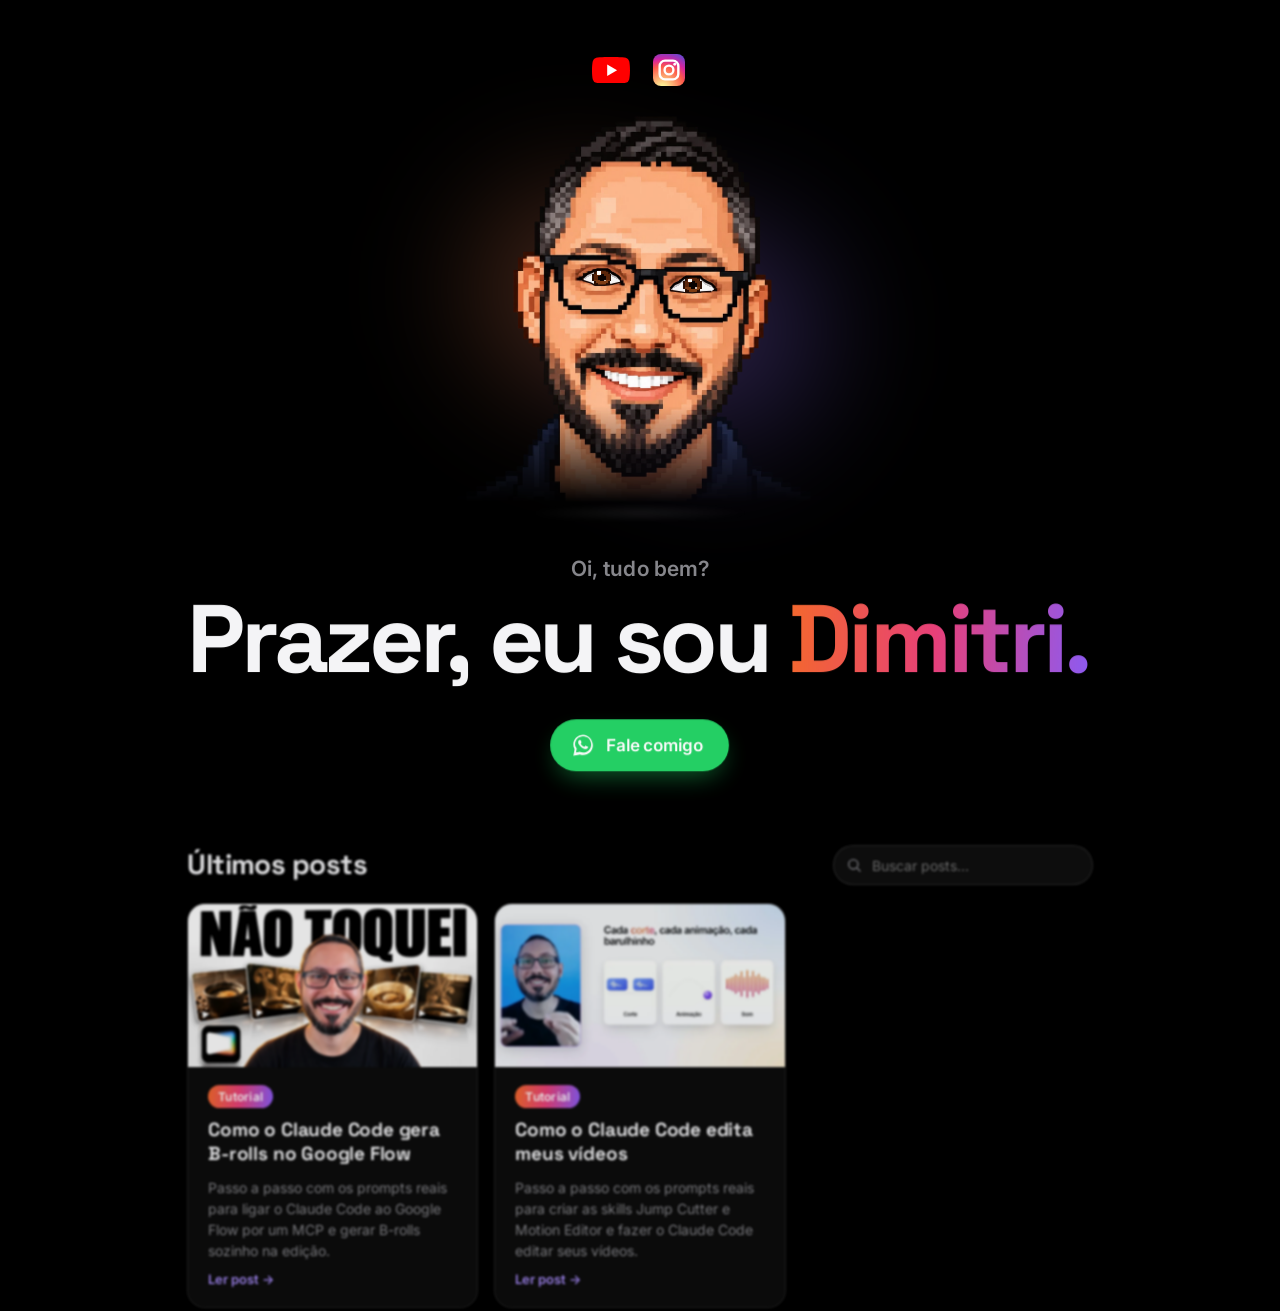
<file: index.html>
<!doctype html>
<html lang="pt-BR">
<head>
<meta charset="UTF-8" />
<meta name="viewport" content="width=device-width, initial-scale=1, viewport-fit=cover" />
<title>Dimitri Teixeira · Prazer, eu sou Dimitri</title>
<meta name="description" content="Prazer, eu sou Dimitri Teixeira. Conteúdo sobre tecnologia, criatividade e inteligência artificial, com vídeos sobre como editar com o Claude Code." />
<meta name="author" content="Dimitri Teixeira" />
<meta name="keywords" content="Dimitri Teixeira, Dimitri, Dimitri Teixeira Claude Code, Dimitri Teixeira YouTube, Dimitri Teixeira inteligência artificial, Dimitri Teixeira tecnologia, editar vídeos com IA, Claude Code" />
<meta name="robots" content="index, follow" />
<meta name="theme-color" content="#000000" />
<meta property="og:type" content="profile" />
<meta property="og:locale" content="pt_BR" />
<meta property="og:site_name" content="Dimitri Teixeira" />
<meta property="og:title" content="Prazer, eu sou Dimitri" />
<meta property="og:description" content="Dimitri Teixeira: tecnologia, criatividade e inteligência artificial." />
<meta property="profile:first_name" content="Dimitri" />
<meta property="profile:last_name" content="Teixeira" />
<meta name="twitter:card" content="summary" />
<meta name="twitter:title" content="Prazer, eu sou Dimitri" />
<meta name="twitter:description" content="Dimitri Teixeira: tecnologia, criatividade e inteligência artificial." />
<link rel="icon" href="[data-uri]" />
<script type="application/ld+json">
{ "@context": "https://schema.org", "@type": "Person", "name": "Dimitri Teixeira", "givenName": "Dimitri", "familyName": "Teixeira",
  "description": "Criador de conteúdo sobre tecnologia, criatividade e inteligência artificial.", "knowsAbout": ["Inteligência artificial", "Claude Code", "Edição de vídeo", "Tecnologia"] }
</script>
<link rel="preconnect" href="https://fonts.googleapis.com" />
<link rel="preconnect" href="https://fonts.gstatic.com" crossorigin />
<link href="https://fonts.googleapis.com/css2?family=Inter:wght@400;500;600&family=Space+Grotesk:wght@600;700&display=swap" rel="stylesheet" />
<style>
  :root {
    --bg: #000000; --ink: #F5F5F7; --muted: #86868B;
    --glow-a: rgba(255, 140, 90, .30); --glow-b: rgba(140, 110, 255, .32); --floor: rgba(255, 255, 255, .07);
    --grad: linear-gradient(95deg, #F56A2D 0%, #E8417A 48%, #8B5CF6 100%);
    --sans: "Inter", -apple-system, BlinkMacSystemFont, "SF Pro Text", "Segoe UI", Roboto, sans-serif;
    --display: "Space Grotesk", "Inter", -apple-system, BlinkMacSystemFont, sans-serif;
    color-scheme: dark;
  }
  * { box-sizing: border-box; }
  html, body { height: 100%; }
  body { margin: 0; background: var(--bg); color: var(--ink); font-family: var(--sans); -webkit-font-smoothing: antialiased; -moz-osx-font-smoothing: grayscale;
    min-height: 100svh; display: grid; place-items: center; padding: 48px 24px; overflow-x: hidden; }
  main { display: flex; flex-direction: column; align-items: center; text-align: center; }

  .stage { position: relative; width: min(70vw, 400px); aspect-ratio: 1; }
  .glow { position: absolute; inset: -18%; z-index: 0; pointer-events: none; filter: blur(48px);
    background: radial-gradient(42% 42% at 38% 46%, var(--glow-a), transparent 70%), radial-gradient(44% 44% at 64% 54%, var(--glow-b), transparent 70%); }
  .portrait { position: absolute; inset: 0; z-index: 1; will-change: transform; transform-origin: 50% 85%;
    -webkit-mask-image: linear-gradient(#000 74%, transparent 98%); mask-image: linear-gradient(#000 74%, transparent 98%); }
  .portrait img { position: absolute; inset: 0; width: 100%; height: 100%; user-select: none; -webkit-user-drag: none; }
  #closed { opacity: 0; }
  .floor { width: min(40vw, 220px); height: 18px; margin-top: -6px; border-radius: 50%; background: radial-gradient(closest-side, var(--floor), transparent); filter: blur(2px); }

  .eyebrow { margin: 34px 0 10px; font: 600 clamp(17px, 2vw, 21px)/1.2 var(--sans); color: var(--muted); letter-spacing: .005em; }
  h1 { margin: 0; font: 700 clamp(44px, 9vw, 96px)/1.02 var(--display); letter-spacing: -.045em; }
  h1 .w { display: inline-block; }
  h1 .g { background: var(--grad); -webkit-background-clip: text; background-clip: text; color: transparent; padding-right: .04em; }
  .wa { margin-top: 30px; display: inline-flex; align-items: center; gap: 10px; height: 52px; padding: 0 26px 0 20px; border-radius: 999px; background: #25D366; color: #fff; text-decoration: none; font: 600 17px var(--sans); letter-spacing: -.005em;
    box-shadow: 0 1px 2px rgba(0,0,0,.12), 0 10px 28px -8px rgba(37,211,102,.55); transition: transform .25s cubic-bezier(.2,.8,.2,1), box-shadow .25s, filter .25s; }
  .wa:hover { transform: translateY(-2px) scale(1.03); filter: brightness(1.05); box-shadow: 0 2px 4px rgba(0,0,0,.14), 0 16px 34px -8px rgba(37,211,102,.7); }
  .wa:active { transform: scale(.98); }
  .wa:focus-visible { outline: 3px solid color-mix(in srgb, #25D366 55%, transparent); outline-offset: 3px; }
  .wa svg { width: 26px; height: 26px; flex: none; }

  .social { display: flex; justify-content: center; align-items: center; gap: 14px; margin-bottom: 18px; position: relative; z-index: 2; }
  .social a { display: flex; align-items: center; justify-content: center; width: 44px; height: 44px; border-radius: 12px; text-decoration: none;
    transition: transform .25s cubic-bezier(.2,.8,.2,1), filter .25s; }
  .social a:hover { transform: translateY(-3px) scale(1.08); filter: drop-shadow(0 8px 16px rgba(255,255,255,.12)); }
  .social a:active { transform: scale(.96); }
  .social a:focus-visible { outline: 3px solid color-mix(in srgb, #8B5CF6 55%, transparent); outline-offset: 3px; }
  .social .yt svg { width: 38px; height: auto; }
  .social .ig svg { width: 32px; height: 32px; }

  .eyes { position: absolute; inset: 0; width: 100%; height: 100%; pointer-events: none; }

  .blog { width: 0; min-width: min(100%, 92vw); margin-top: 72px; text-align: left; }
  .blog-head { display: flex; align-items: center; justify-content: space-between; gap: 16px; flex-wrap: wrap; margin-bottom: 18px; }
  .blog-head h2 { font: 700 clamp(22px, 3vw, 28px)/1.2 var(--display); margin: 0; letter-spacing: -.02em; }
  .search { position: relative; flex: 1; min-width: 180px; max-width: 260px; margin-left: auto; }
  .search input { width: 100%; height: 40px; border-radius: 999px; border: 1px solid rgba(255,255,255,.12); background: rgba(255,255,255,.06); padding: 0 16px 0 38px;
    font: 14px var(--sans); color: var(--ink); outline: none; transition: border-color .2s, background .2s; }
  .search input:focus { border-color: #8B5CF6; }
  .search svg { position: absolute; left: 13px; top: 50%; transform: translateY(-50%); width: 16px; height: 16px; color: var(--muted); pointer-events: none; }

  .cards { display: grid; grid-template-columns: repeat(auto-fill, minmax(260px, 1fr)); gap: 16px; }
  @media (min-width: 1600px) {
    .blog { min-width: min(1680px, 86vw); }
    .cards { grid-template-columns: repeat(auto-fill, minmax(300px, 1fr)); gap: 20px; }
  }
  .card { display: flex; flex-direction: column; border-radius: 18px; background: rgba(255,255,255,.05); border: 1px solid rgba(255,255,255,.08); overflow: hidden;
    text-decoration: none; color: var(--ink); transition: transform .25s cubic-bezier(.2,.8,.2,1), box-shadow .25s, border-color .25s; }
  .card:hover { transform: translateY(-4px); box-shadow: 0 18px 40px -14px rgba(139,92,246,.35); border-color: transparent; }
  .card:hover .card-img { transform: scale(1.04); }
  .card-img { width: 100%; height: auto; aspect-ratio: 16/9; object-fit: cover; display: block; transition: transform .4s cubic-bezier(.2,.8,.2,1); }
  .card-body { display: flex; flex-direction: column; gap: 10px; padding: 18px 20px 20px; }
  .card .tag { align-self: flex-start; font: 600 12px var(--sans); letter-spacing: .02em; padding: 4px 10px; border-radius: 999px; background: var(--grad); color: #fff; }
  .card h3 { margin: 0; font: 700 19px/1.3 var(--display); letter-spacing: -.01em; }
  .card p { margin: 0; font: 14px/1.5 var(--sans); color: var(--muted); }
  .card .read { margin-top: auto; font: 600 13px var(--sans); color: #A78BFA; display: inline-flex; align-items: center; gap: 4px; }
  .no-results { display: none; color: var(--muted); font: 14px var(--sans); padding: 24px 0; text-align: center; }

  .js .reveal { opacity: 0; }
  @media (prefers-reduced-motion: reduce) { .js .reveal { opacity: 1; } }
</style>
<script>document.documentElement.classList.add("js");</script>
</head>
<body>
<main>
  <nav class="social reveal" aria-label="Redes sociais">
    <a class="yt" href="https://www.youtube.com/@dimitriteixeira" target="_blank" rel="noopener" aria-label="YouTube">
      <svg viewBox="0 0 28.57 20" aria-hidden="true"><path fill="#FF0000" d="M27.973 3.123A3.578 3.578 0 0 0 25.447.597C23.22 0 14.285 0 14.285 0S5.35 0 3.123.597A3.578 3.578 0 0 0 .597 3.123C0 5.35 0 10 0 10s0 4.65.597 6.877a3.578 3.578 0 0 0 2.526 2.526C5.35 20 14.285 20 14.285 20s8.935 0 11.162-.597a3.578 3.578 0 0 0 2.526-2.526C28.57 14.65 28.57 10 28.57 10s-.002-4.65-.597-6.877Z"/><path fill="#fff" d="M11.43 14.286 18.854 10 11.43 5.714v8.572Z"/></svg>
    </a>
    <a class="ig" href="https://www.instagram.com/dimitri_teixeira" target="_blank" rel="noopener" aria-label="Instagram">
      <svg viewBox="0 0 24 24" aria-hidden="true">
        <defs><radialGradient id="igGrad" cx="30%" cy="107%" r="150%"><stop offset="0" stop-color="#fdf497"/><stop offset=".05" stop-color="#fdf497"/><stop offset=".45" stop-color="#fd5949"/><stop offset=".6" stop-color="#d6249f"/><stop offset=".9" stop-color="#285AEB"/></radialGradient></defs>
        <rect width="24" height="24" rx="6" fill="url(#igGrad)"/>
        <rect x="5" y="5" width="14" height="14" rx="4" fill="none" stroke="#fff" stroke-width="1.8"/>
        <circle cx="12" cy="12" r="3.3" fill="none" stroke="#fff" stroke-width="1.8"/>
        <circle cx="16.3" cy="7.7" r="1.05" fill="#fff"/>
      </svg>
    </a>
  </nav>
  <div class="stage reveal" id="stage">
    <div class="glow" aria-hidden="true"></div>
    <div class="portrait" id="portrait" role="img" aria-label="Retrato em pixel art de Dimitri Teixeira">
      <img id="open" src="[data-uri]" alt="" draggable="false" />
      <svg class="eyes" id="eyes" viewBox="0 0 840 840" aria-hidden="true" shape-rendering="crispEdges">
        <defs>
          <clipPath id="eyeClipL"><polygon points="300,352 308,345 319,340 330,335 352,335 362,343 372,348 379,355 378,362 362,366 345,368 325,368 316,363 300,358"/></clipPath>
          <clipPath id="eyeClipR"><polygon points="484,375 492,366 503,361 512,353 518,350 546,350 552,356 560,361 571,366 578,374 570,381 550,382 530,384 512,383 498,381 484,379"/></clipPath>
        </defs>
        <g clip-path="url(#eyeClipL)">
          <polygon points="300,352 308,345 319,340 330,335 352,335 362,343 372,348 379,355 378,362 362,366 345,368 325,368 316,363 300,358" fill="#C4C1C4"/><polygon points="300,352 308,345 319,340 330,335 352,335 362,343 372,348 379,355 378,362 362,366 345,368 325,368 316,363 300,358" fill="#F7F6F6" transform="translate(0 7)"/>
          <g transform="translate(340 352)"><g class="iris"></g></g>
        </g>
        <g clip-path="url(#eyeClipR)">
          <polygon points="484,375 492,366 503,361 512,353 518,350 546,350 552,356 560,361 571,366 578,374 570,381 550,382 530,384 512,383 498,381 484,379" fill="#C4C1C4"/><polygon points="484,375 492,366 503,361 512,353 518,350 546,350 552,356 560,361 571,366 578,374 570,381 550,382 530,384 512,383 498,381 484,379" fill="#F7F6F6" transform="translate(0 7)"/>
          <g transform="translate(531 367)"><g class="iris"></g></g>
        </g>
        <polyline points="300,352 308,345 319,340 330,335 352,335 362,343 372,348 379,355" fill="none" stroke="#050101" stroke-width="5" stroke-linejoin="round" shape-rendering="auto"/>
        <polyline points="484,375 492,366 503,361 512,353 518,350 546,350 552,356 560,361 571,366 578,374" fill="none" stroke="#050101" stroke-width="5" stroke-linejoin="round" shape-rendering="auto"/>
        <polyline points="378,362 362,366 345,368 325,368 316,363 300,358 300,352" fill="none" stroke="#1a0805" stroke-width="3" stroke-linejoin="round" shape-rendering="auto"/>
        <polyline points="570,381 550,382 530,384 512,383 498,381 484,379 484,375" fill="none" stroke="#1a0805" stroke-width="3" stroke-linejoin="round" shape-rendering="auto"/>
      </svg>
      <img id="closed" src="[data-uri]" alt="" draggable="false" />
    </div>
  </div>
  <div class="floor reveal" aria-hidden="true"></div>
  <p class="eyebrow reveal">Oi, tudo bem?</p>
  <h1 class="reveal"><span class="w">Prazer,</span> <span class="w">eu</span> <span class="w">sou</span> <span class="w g">Dimitri.</span></h1>
  <a class="wa reveal" id="wa" href="https://wa.me/554988950394?text=Oi%2C%20Dimitri%2C%20eu%20vim%20pelo%20seu%20site.%20Tudo%20bom%3F" target="_blank" rel="noopener">
    <svg viewBox="0 0 32 32" aria-hidden="true"><path fill="currentColor" d="M16.04 3C9.4 3 4.02 8.37 4.02 15c0 2.12.55 4.18 1.6 6L4 29l8.2-1.6a12 12 0 0 0 3.84.62C22.67 28.02 28.05 22.64 28.05 16S22.67 3 16.04 3zm0 21.9c-1.2 0-2.38-.2-3.5-.6l-.5-.18-4.87.95.98-4.74-.2-.5A9.9 9.9 0 0 1 6.1 15c0-5.46 4.45-9.9 9.94-9.9s9.94 4.44 9.94 9.9-4.45 9.9-9.94 9.9zm5.5-7.4c-.3-.15-1.78-.88-2.06-.98-.27-.1-.47-.15-.67.15-.2.3-.77.98-.94 1.18-.17.2-.35.22-.65.07-.3-.15-1.27-.47-2.42-1.5-.9-.8-1.5-1.78-1.68-2.08-.17-.3-.02-.46.13-.6.14-.13.3-.35.45-.52.15-.18.2-.3.3-.5.1-.2.05-.38-.02-.53-.08-.15-.67-1.62-.92-2.22-.24-.58-.48-.5-.67-.5h-.57c-.2 0-.52.08-.8.38-.27.3-1.04 1.02-1.04 2.48s1.07 2.88 1.22 3.08c.15.2 2.1 3.2 5.08 4.5.7.3 1.26.5 1.7.62.72.23 1.37.2 1.88.12.57-.08 1.78-.73 2.03-1.43.25-.7.25-1.3.17-1.43-.07-.12-.27-.2-.57-.35z"/></svg>
    Fale comigo
  </a>

  <section class="blog reveal" aria-label="Posts do blog">
    <div class="blog-head">
      <h2>Últimos posts</h2>
      <div class="search">
        <svg viewBox="0 0 24 24" fill="none" aria-hidden="true"><circle cx="11" cy="11" r="7" stroke="currentColor" stroke-width="2"/><path d="M21 21l-4.3-4.3" stroke="currentColor" stroke-width="2" stroke-linecap="round"/></svg>
        <input type="search" id="blogSearch" placeholder="Buscar posts…" aria-label="Buscar posts" />
      </div>
    </div>
    <div class="cards" id="blogCards">
      <a class="card" href="b-roll-com-ia-google-flow.html" data-title="Como o Claude Code gera B-rolls no Google Flow" data-excerpt="Passo a passo com os prompts reais para ligar o Claude Code ao Google Flow por um MCP e gerar B-rolls sozinho na edição.">
        <img class="card-img" src="assets/imgs/b-roll-flow/capa.webp" width="1280" height="720" loading="lazy" decoding="async" alt="B-rolls gerados pelo Claude Code no Google Flow" />
        <div class="card-body">
          <span class="tag">Tutorial</span>
          <h3>Como o Claude Code gera B-rolls no Google Flow</h3>
          <p>Passo a passo com os prompts reais para ligar o Claude Code ao Google Flow por um MCP e gerar B-rolls sozinho na edição.</p>
          <span class="read">Ler post →</span>
        </div>
      </a>
      <a class="card" href="editar-video-com-claude-code.html" data-title="Como o Claude Code edita meus vídeos" data-excerpt="Passo a passo com os prompts reais para criar as skills Jump Cutter e Motion Editor e fazer o Claude Code editar seus vídeos.">
        <img class="card-img" src="assets/imgs/editar-video/capa.webp" width="1280" height="720" loading="lazy" decoding="async" alt="Vídeo editado pelo Claude Code" />
        <div class="card-body">
          <span class="tag">Tutorial</span>
          <h3>Como o Claude Code edita meus vídeos</h3>
          <p>Passo a passo com os prompts reais para criar as skills Jump Cutter e Motion Editor e fazer o Claude Code editar seus vídeos.</p>
          <span class="read">Ler post →</span>
        </div>
      </a>
    </div>
    <p class="no-results" id="blogNoResults">Nenhum post encontrado.</p>
  </section>
</main>

<script>/*!
 * GSAP 3.15.0
 * https://gsap.com
 * 
 * @license Copyright 2026, GreenSock. All rights reserved.
 * Subject to the terms at https://gsap.com/standard-license.
 * @author: Jack Doyle, jack@greensock.com
 */

!function(t,e){"object"==typeof exports&&"undefined"!=typeof module?e(exports):"function"==typeof define&&define.amd?define(["exports"],e):e((t=t||self).window=t.window||{})}(this,function(e){"use strict";function _inheritsLoose(t,e){t.prototype=Object.create(e.prototype),(t.prototype.constructor=t).__proto__=e}function _assertThisInitialized(t){if(void 0===t)throw new ReferenceError("this hasn't been initialised - super() hasn't been called");return t}function r(t){return"string"==typeof t}function s(t){return"function"==typeof t}function t(t){return"number"==typeof t}function u(t){return void 0===t}function v(t){return"object"==typeof t}function w(t){return!1!==t}function x(){return"undefined"!=typeof window}function y(t){return s(t)||r(t)}function R(t){return(i=bt(t,ht))&&Fe}function S(t,e){return console.warn("Invalid property",t,"set to",e,"Missing plugin? gsap.registerPlugin()")}function T(t,e){return!e&&console.warn(t)}function U(t,e){return t&&(ht[t]=e)&&i&&(i[t]=e)||ht}function V(){return 0}function ga(t){var e,r,i=t[0];if(v(i)||s(i)||(t=[t]),!(e=(i._gsap||{}).harness)){for(r=yt.length;r--&&!yt[r].targetTest(i););e=yt[r]}for(r=t.length;r--;)t[r]&&(t[r]._gsap||(t[r]._gsap=new Xt(t[r],e)))||t.splice(r,1);return t}function ha(t){return t._gsap||ga(Pt(t))[0]._gsap}function ia(t,e,r){return(r=t[e])&&s(r)?t[e]():u(r)&&t.getAttribute&&t.getAttribute(e)||r}function ja(t,e){return(t=t.split(",")).forEach(e)||t}function ka(t){return Math.round(1e5*t)/1e5||0}function la(t){return Math.round(1e7*t)/1e7||0}function ma(t,e){var r=e.charAt(0),i=parseFloat(e.substr(2));return t=parseFloat(t),"+"===r?t+i:"-"===r?t-i:"*"===r?t*i:t/i}function na(t,e){for(var r=e.length,i=0;t.indexOf(e[i])<0&&++i<r;);return i<r}function oa(){var t,e,r=pt.length,i=pt.slice(0);for(_t={},t=pt.length=0;t<r;t++)(e=i[t])&&e._lazy&&(e.render(e._lazy[0],e._lazy[1],!0)._lazy=0)}function pa(t){return!!(t._initted||t._startAt||t.add)}function qa(t,e,r,i){pt.length&&!I&&oa(),t.render(e,r,i||!!(I&&e<0&&pa(t))),pt.length&&!I&&oa()}function ra(t){var e=parseFloat(t);return(e||0===e)&&(t+"").match(ot).length<2?e:r(t)?t.trim():t}function sa(t){return t}function ta(t,e){for(var r in e)r in t||(t[r]=e[r]);return t}function wa(t,e){for(var r in e)"__proto__"!==r&&"constructor"!==r&&"prototype"!==r&&(t[r]=v(e[r])?wa(t[r]||(t[r]={}),e[r]):e[r]);return t}function xa(t,e){var r,i={};for(r in t)r in e||(i[r]=t[r]);return i}function ya(t){var e=t.parent||L,r=t.keyframes?function _setKeyframeDefaults(i){return function(t,e){for(var r in e)r in t||"duration"===r&&i||"ease"===r||(t[r]=e[r])}}(K(t.keyframes)):ta;if(w(t.inherit))for(;e;)r(t,e.vars.defaults),e=e.parent||e._dp;return t}function Aa(t,e,r,i,n){void 0===r&&(r="_first"),void 0===i&&(i="_last");var a,s=t[i];if(n)for(a=e[n];s&&s[n]>a;)s=s._prev;return s?(e._next=s._next,s._next=e):(e._next=t[r],t[r]=e),e._next?e._next._prev=e:t[i]=e,e._prev=s,e.parent=e._dp=t,e}function Ba(t,e,r,i){void 0===r&&(r="_first"),void 0===i&&(i="_last");var n=e._prev,a=e._next;n?n._next=a:t[r]===e&&(t[r]=a),a?a._prev=n:t[i]===e&&(t[i]=n),e._next=e._prev=e.parent=null}function Ca(t,e){t.parent&&(!e||t.parent.autoRemoveChildren)&&t.parent.remove&&t.parent.remove(t),t._act=0}function Da(t,e){if(t&&(!e||e._end>t._dur||e._start<0))for(var r=t;r;)r._dirty=1,r=r.parent;return t}function Fa(t,e,r,i){return t._startAt&&(I?t._startAt.revert(ft):t.vars.immediateRender&&!t.vars.autoRevert||t._startAt.render(e,!0,i))}function Ha(t){return t._repeat?wt(t._tTime,t=t.duration()+t._rDelay)*t:0}function Ja(t,e){return(t-e._start)*e._ts+(0<=e._ts?0:e._dirty?e.totalDuration():e._tDur)}function Ka(t){return t._end=la(t._start+(t._tDur/Math.abs(t._ts||t._rts||q)||0))}function La(t,e){var r=t._dp;return r&&r.smoothChildTiming&&t._ts&&(t._start=la(r._time-(0<t._ts?e/t._ts:((t._dirty?t.totalDuration():t._tDur)-e)/-t._ts)),Ka(t),r._dirty||Da(r,t)),t}function Ma(t,e){var r;if((e._time||!e._dur&&e._initted||e._start<t._time&&(e._dur||!e.add))&&(r=Ja(t.rawTime(),e),(!e._dur||Mt(0,e.totalDuration(),r)-e._tTime>q)&&e.render(r,!0)),Da(t,e)._dp&&t._initted&&t._time>=t._dur&&t._ts){if(t._dur<t.duration())for(r=t;r._dp;)0<=r.rawTime()&&r.totalTime(r._tTime),r=r._dp;t._zTime=-q}}function Na(e,r,i,n){return r.parent&&Ca(r),r._start=la((t(i)?i:i||e!==L?Ot(e,i,r):e._time)+r._delay),r._end=la(r._start+(r.totalDuration()/Math.abs(r.timeScale())||0)),Aa(e,r,"_first","_last",e._sort?"_start":0),xt(r)||(e._recent=r),n||Ma(e,r),e._ts<0&&La(e,e._tTime),e}function Oa(t,e){return(ht.ScrollTrigger||S("scrollTrigger",e))&&ht.ScrollTrigger.create(e,t)}function Pa(t,e,r,i,n){return Ht(t,e,n),t._initted?!r&&t._pt&&!I&&(t._dur&&!1!==t.vars.lazy||!t._dur&&t.vars.lazy)&&f!==It.frame?(pt.push(t),t._lazy=[n,i],1):void 0:1}function Ua(t,e,r,i){var n=t._repeat,a=la(e)||0,s=t._tTime/t._tDur;return s&&!i&&(t._time*=a/t._dur),t._dur=a,t._tDur=n?n<0?1e10:la(a*(n+1)+t._rDelay*n):a,0<s&&!i&&La(t,t._tTime=t._tDur*s),t.parent&&Ka(t),r||Da(t.parent,t),t}function Va(t){return t instanceof Gt?Da(t):Ua(t,t._dur)}function Ya(e,r,i){var n,a,s=t(r[1]),o=(s?2:1)+(e<2?0:1),u=r[o];if(s&&(u.duration=r[1]),u.parent=i,e){for(n=u,a=i;a&&!("immediateRender"in n);)n=a.vars.defaults||{},a=w(a.vars.inherit)&&a.parent;u.immediateRender=w(n.immediateRender),e<2?u.runBackwards=1:u.startAt=r[o-1]}return new te(r[0],u,r[1+o])}function Za(t,e){return t||0===t?e(t):e}function _a(t,e){return r(t)&&(e=ut.exec(t))?e[1]:""}function cb(t,e){return t&&v(t)&&"length"in t&&(!e&&!t.length||t.length-1 in t&&v(t[0]))&&!t.nodeType&&t!==h}function fb(r){return r=Pt(r)[0]||T("Invalid scope")||{},function(t){var e=r.current||r.nativeElement||r;return Pt(t,e.querySelectorAll?e:e===r?T("Invalid scope")||a.createElement("div"):r)}}function gb(t){return t.sort(function(){return.5-Math.random()})}function hb(t){if(s(t))return t;var p=v(t)?t:{each:t},_=jt(p.ease),m=p.from||0,g=parseFloat(p.base)||0,y={},e=0<m&&m<1,T=isNaN(m)||e,b=p.axis,w=m,x=m;return r(m)?w=x={center:.5,edges:.5,end:1}[m]||0:!e&&T&&(w=m[0],x=m[1]),function(t,e,r){var i,n,a,s,o,u,h,l,f,c=(r||p).length,d=y[c];if(!d){if(!(f="auto"===p.grid?0:(p.grid||[1,X])[1])){for(h=-X;h<(h=r[f++].getBoundingClientRect().left)&&f<c;);f<c&&f--}for(d=y[c]=[],i=T?Math.min(f,c)*w-.5:m%f,n=f===X?0:T?c*x/f-.5:m/f|0,l=X,u=h=0;u<c;u++)a=u%f-i,s=n-(u/f|0),d[u]=o=b?Math.abs("y"===b?s:a):$(a*a+s*s),h<o&&(h=o),o<l&&(l=o);"random"===m&&gb(d),d.max=h-l,d.min=l,d.v=c=(parseFloat(p.amount)||parseFloat(p.each)*(c<f?c-1:b?"y"===b?c/f:f:Math.max(f,c/f))||0)*("edges"===m?-1:1),d.b=c<0?g-c:g,d.u=_a(p.amount||p.each)||0,_=_&&c<0?Yt(_):_}return c=(d[t]-d.min)/d.max||0,la(d.b+(_?_(c):c)*d.v)+d.u}}function ib(i){var n=Math.pow(10,((i+"").split(".")[1]||"").length);return function(e){var r=la(Math.round(parseFloat(e)/i)*i*n);return(r-r%1)/n+(t(e)?0:_a(e))}}function jb(h,e){var l,f,r=K(h);return!r&&v(h)&&(l=r=h.radius||X,h.values?(h=Pt(h.values),(f=!t(h[0]))&&(l*=l)):h=ib(h.increment)),Za(e,r?s(h)?function(t){return f=h(t),Math.abs(f-t)<=l?f:t}:function(e){for(var r,i,n=parseFloat(f?e.x:e),a=parseFloat(f?e.y:0),s=X,o=0,u=h.length;u--;)(r=f?(r=h[u].x-n)*r+(i=h[u].y-a)*i:Math.abs(h[u]-n))<s&&(s=r,o=u);return o=!l||s<=l?h[o]:e,f||o===e||t(e)?o:o+_a(e)}:ib(h))}function kb(t,e,r,i){return Za(K(t)?!e:!0===r?!!(r=0):!i,function(){return K(t)?t[~~(Math.random()*t.length)]:(r=r||1e-5)&&(i=r<1?Math.pow(10,(r+"").length-2):1)&&Math.floor(Math.round((t-r/2+Math.random()*(e-t+.99*r))/r)*r*i)/i})}function ob(e,r,t){return Za(t,function(t){return e[~~r(t)]})}function rb(t){return t.replace(tt,function(t){var e=t.indexOf("[")+1,r=t.substring(e||7,e?t.indexOf("]"):t.length-1).split(et);return kb(e?r:+r[0],e?0:+r[1],+r[2]||1e-5)})}function ub(t,e,r){var i,n,a,s=t.labels,o=X;for(i in s)(n=s[i]-e)<0==!!r&&n&&o>(n=Math.abs(n))&&(a=i,o=n);return a}function wb(t){return Ca(t),t.scrollTrigger&&t.scrollTrigger.kill(!!I),t.progress()<1&&At(t,"onInterrupt"),t}function zb(t){if(t)if(t=!t.name&&t.default||t,x()||t.headless){var e=t.name,r=s(t),i=e&&!r&&t.init?function(){this._props=[]}:t,n={init:V,render:_e,add:$t,kill:Te,modifier:ve,rawVars:0},a={targetTest:0,get:0,getSetter:ue,aliases:{},register:0};if(Lt(),t!==i){if(mt[e])return;ta(i,ta(xa(t,n),a)),bt(i.prototype,bt(n,xa(t,a))),mt[i.prop=e]=i,t.targetTest&&(yt.push(i),dt[e]=1),e=("css"===e?"CSS":e.charAt(0).toUpperCase()+e.substr(1))+"Plugin"}U(e,i),t.register&&t.register(Fe,i,we)}else Dt.push(t)}function Cb(t,e,r){return(6*(t+=t<0?1:1<t?-1:0)<1?e+(r-e)*t*6:t<.5?r:3*t<2?e+(r-e)*(2/3-t)*6:e)*zt+.5|0}function Db(e,r,i){var n,a,s,o,u,h,l,f,c,d,p=e?t(e)?[e>>16,e>>8&zt,e&zt]:0:Rt.black;if(!p){if(","===e.substr(-1)&&(e=e.substr(0,e.length-1)),Rt[e])p=Rt[e];else if("#"===e.charAt(0)){if(e.length<6&&(e="#"+(n=e.charAt(1))+n+(a=e.charAt(2))+a+(s=e.charAt(3))+s+(5===e.length?e.charAt(4)+e.charAt(4):"")),9===e.length)return[(p=parseInt(e.substr(1,6),16))>>16,p>>8&zt,p&zt,parseInt(e.substr(7),16)/255];p=[(e=parseInt(e.substr(1),16))>>16,e>>8&zt,e&zt]}else if("hsl"===e.substr(0,3))if(p=d=e.match(rt),r){if(~e.indexOf("="))return p=e.match(it),i&&p.length<4&&(p[3]=1),p}else o=+p[0]%360/360,u=p[1]/100,n=2*(h=p[2]/100)-(a=h<=.5?h*(u+1):h+u-h*u),3<p.length&&(p[3]*=1),p[0]=Cb(o+1/3,n,a),p[1]=Cb(o,n,a),p[2]=Cb(o-1/3,n,a);else p=e.match(rt)||Rt.transparent;p=p.map(Number)}return r&&!d&&(n=p[0]/zt,a=p[1]/zt,s=p[2]/zt,h=((l=Math.max(n,a,s))+(f=Math.min(n,a,s)))/2,l===f?o=u=0:(c=l-f,u=.5<h?c/(2-l-f):c/(l+f),o=l===n?(a-s)/c+(a<s?6:0):l===a?(s-n)/c+2:(n-a)/c+4,o*=60),p[0]=~~(o+.5),p[1]=~~(100*u+.5),p[2]=~~(100*h+.5)),i&&p.length<4&&(p[3]=1),p}function Eb(t){var r=[],i=[],n=-1;return t.split(Et).forEach(function(t){var e=t.match(nt)||[];r.push.apply(r,e),i.push(n+=e.length+1)}),r.c=i,r}function Fb(t,e,r){var i,n,a,s,o="",u=(t+o).match(Et),h=e?"hsla(":"rgba(",l=0;if(!u)return t;if(u=u.map(function(t){return(t=Db(t,e,1))&&h+(e?t[0]+","+t[1]+"%,"+t[2]+"%,"+t[3]:t.join(","))+")"}),r&&(a=Eb(t),(i=r.c).join(o)!==a.c.join(o)))for(s=(n=t.replace(Et,"1").split(nt)).length-1;l<s;l++)o+=n[l]+(~i.indexOf(l)?u.shift()||h+"0,0,0,0)":(a.length?a:u.length?u:r).shift());if(!n)for(s=(n=t.split(Et)).length-1;l<s;l++)o+=n[l]+u[l];return o+n[s]}function Ib(t){var e,r=t.join(" ");if(Et.lastIndex=0,Et.test(r))return e=Ft.test(r),t[1]=Fb(t[1],e),t[0]=Fb(t[0],e,Eb(t[1])),!0}function Rb(t){var e=(t+"").split("("),r=Bt[e[0]];return r&&1<e.length&&r.config?r.config.apply(null,~t.indexOf("{")?[function _parseObjectInString(t){for(var e,r,i,n={},a=t.substr(1,t.length-3).split(":"),s=a[0],o=1,u=a.length;o<u;o++)r=a[o],e=o!==u-1?r.lastIndexOf(","):r.length,i=r.substr(0,e),n[s]=isNaN(i)?i.replace(Ut,"").trim():+i,s=r.substr(e+1).trim();return n}(e[1])]:function _valueInParentheses(t){var e=t.indexOf("(")+1,r=t.indexOf(")"),i=t.indexOf("(",e);return t.substring(e,~i&&i<r?t.indexOf(")",r+1):r)}(t).split(",").map(ra)):Bt._CE&&Nt.test(t)?Bt._CE("",t):r}function Ub(t,e,r,i){void 0===r&&(r=function easeOut(t){return 1-e(1-t)}),void 0===i&&(i=function easeInOut(t){return t<.5?e(2*t)/2:1-e(2*(1-t))/2});var n,a={easeIn:e,easeOut:r,easeInOut:i};return ja(t,function(t){for(var e in Bt[t]=ht[t]=a,Bt[n=t.toLowerCase()]=r,a)Bt[n+("easeIn"===e?".in":"easeOut"===e?".out":".inOut")]=Bt[t+"."+e]=a[e]}),a}function Vb(e){return function(t){return t<.5?(1-e(1-2*t))/2:.5+e(2*(t-.5))/2}}function Wb(r,t,e){function Gm(t){return 1===t?1:i*Math.pow(2,-10*t)*Q((t-a)*n)+1}var i=1<=t?t:1,n=(e||(r?.3:.45))/(t<1?t:1),a=n/G*(Math.asin(1/i)||0),s="out"===r?Gm:"in"===r?function(t){return 1-Gm(1-t)}:Vb(Gm);return n=G/n,s.config=function(t,e){return Wb(r,t,e)},s}function Xb(e,r){function Om(t){return t?--t*t*((r+1)*t+r)+1:0}void 0===r&&(r=1.70158);var t="out"===e?Om:"in"===e?function(t){return 1-Om(1-t)}:Vb(Om);return t.config=function(t){return Xb(e,t)},t}var F,I,l,L,h,n,a,i,o,f,c,d,p,_,m,g,b,k,O,M,C,P,A,D,z,E,B,N,Y={autoSleep:120,force3D:"auto",nullTargetWarn:1,units:{lineHeight:""}},j={duration:.5,overwrite:!1,delay:0},X=1e8,q=1/X,G=2*Math.PI,Z=G/4,W=0,$=Math.sqrt,H=Math.cos,Q=Math.sin,J="function"==typeof ArrayBuffer&&ArrayBuffer.isView||function(){},K=Array.isArray,tt=/random\([^)]+\)/g,et=/,\s*/g,rt=/(?:-?\.?\d|\.)+/gi,it=/[-+=.]*\d+[.e\-+]*\d*[e\-+]*\d*/g,nt=/[-+=.]*\d+[.e-]*\d*[a-z%]*/g,at=/[-+=.]*\d+\.?\d*(?:e-|e\+)?\d*/gi,st=/[+-]=-?[.\d]+/,ot=/[^,'"\[\]\s]+/gi,ut=/^[+\-=e\s\d]*\d+[.\d]*([a-z]*|%)\s*$/i,ht={},lt={suppressEvents:!0,isStart:!0,kill:!1},ft={suppressEvents:!0,kill:!1},ct={suppressEvents:!0},dt={},pt=[],_t={},mt={},gt={},vt=30,yt=[],Tt="",bt=function _merge(t,e){for(var r in e)t[r]=e[r];return t},wt=function _animationCycle(t,e){var r=Math.floor(t=la(t/e));return t&&r===t?r-1:r},xt=function _isFromOrFromStart(t){var e=t.data;return"isFromStart"===e||"isStart"===e},kt={_start:0,endTime:V,totalDuration:V},Ot=function _parsePosition(t,e,i){var n,a,s,o=t.labels,u=t._recent||kt,h=t.duration()>=X?u.endTime(!1):t._dur;return r(e)&&(isNaN(e)||e in o)?(a=e.charAt(0),s="%"===e.substr(-1),n=e.indexOf("="),"<"===a||">"===a?(0<=n&&(e=e.replace(/=/,"")),("<"===a?u._start:u.endTime(0<=u._repeat))+(parseFloat(e.substr(1))||0)*(s?(n<0?u:i).totalDuration()/100:1)):n<0?(e in o||(o[e]=h),o[e]):(a=parseFloat(e.charAt(n-1)+e.substr(n+1)),s&&i&&(a=a/100*(K(i)?i[0]:i).totalDuration()),1<n?_parsePosition(t,e.substr(0,n-1),i)+a:h+a)):null==e?h:+e},Mt=function _clamp(t,e,r){return r<t?t:e<r?e:r},Ct=[].slice,Pt=function toArray(t,e,i){return l&&!e&&l.selector?l.selector(t):!r(t)||i||!n&&Lt()?K(t)?function _flatten(t,e,i){return void 0===i&&(i=[]),t.forEach(function(t){return r(t)&&!e||cb(t,1)?i.push.apply(i,Pt(t)):i.push(t)})||i}(t,i):cb(t)?Ct.call(t,0):t?[t]:[]:Ct.call((e||a).querySelectorAll(t),0)},St=function mapRange(e,t,r,i,n){var a=t-e,s=i-r;return Za(n,function(t){return r+((t-e)/a*s||0)})},At=function _callback(t,e,r){var i,n,a,s=t.vars,o=s[e],u=l,h=t._ctx;if(o)return i=s[e+"Params"],n=s.callbackScope||t,r&&pt.length&&oa(),h&&(l=h),a=i?o.apply(n,i):o.call(n),l=u,a},Dt=[],zt=255,Rt={aqua:[0,zt,zt],lime:[0,zt,0],silver:[192,192,192],black:[0,0,0],maroon:[128,0,0],teal:[0,128,128],blue:[0,0,zt],navy:[0,0,128],white:[zt,zt,zt],olive:[128,128,0],yellow:[zt,zt,0],orange:[zt,165,0],gray:[128,128,128],purple:[128,0,128],green:[0,128,0],red:[zt,0,0],pink:[zt,192,203],cyan:[0,zt,zt],transparent:[zt,zt,zt,0]},Et=function(){var t,e="(?:\\b(?:(?:rgb|rgba|hsl|hsla)\\(.+?\\))|\\B#(?:[0-9a-f]{3,4}){1,2}\\b";for(t in Rt)e+="|"+t+"\\b";return new RegExp(e+")","gi")}(),Ft=/hsl[a]?\(/,It=(O=Date.now,M=500,C=33,P=O(),A=P,z=D=1e3/240,g={time:0,frame:0,tick:function tick(){zl(!0)},deltaRatio:function deltaRatio(t){return b/(1e3/(t||60))},wake:function wake(){o&&(!n&&x()&&(h=n=window,a=h.document||{},ht.gsap=Fe,(h.gsapVersions||(h.gsapVersions=[])).push(Fe.version),R(i||h.GreenSockGlobals||!h.gsap&&h||{}),Dt.forEach(zb)),m="undefined"!=typeof requestAnimationFrame&&requestAnimationFrame,p&&g.sleep(),_=m||function(t){return setTimeout(t,z-1e3*g.time+1|0)},d=1,zl(2))},sleep:function sleep(){(m?cancelAnimationFrame:clearTimeout)(p),d=0,_=V},lagSmoothing:function lagSmoothing(t,e){M=t||1/0,C=Math.min(e||33,M)},fps:function fps(t){D=1e3/(t||240),z=1e3*g.time+D},add:function add(n,t,e){var a=t?function(t,e,r,i){n(t,e,r,i),g.remove(a)}:n;return g.remove(n),E[e?"unshift":"push"](a),Lt(),a},remove:function remove(t,e){~(e=E.indexOf(t))&&E.splice(e,1)&&e<=k&&k--},_listeners:E=[]}),Lt=function _wake(){return!d&&It.wake()},Bt={},Nt=/^[\d.\-M][\d.\-,\s]/,Ut=/["']/g,Yt=function _invertEase(e){return function(t){return 1-e(1-t)}},jt=function _parseEase(t,e){return t&&(s(t)?t:Bt[t]||Rb(t))||e};function zl(t){var e,r,i,n,a=O()-A,s=!0===t;if((M<a||a<0)&&(P+=a-C),(0<(e=(i=(A+=a)-P)-z)||s)&&(n=++g.frame,b=i-1e3*g.time,g.time=i/=1e3,z+=e+(D<=e?4:D-e),r=1),s||(p=_(zl)),r)for(k=0;k<E.length;k++)E[k](i,b,n,t)}function dn(t){return t<N?B*t*t:t<.7272727272727273?B*Math.pow(t-1.5/2.75,2)+.75:t<.9090909090909092?B*(t-=2.25/2.75)*t+.9375:B*Math.pow(t-2.625/2.75,2)+.984375}ja("Linear,Quad,Cubic,Quart,Quint,Strong",function(t,e){var r=e<5?e+1:e;Ub(t+",Power"+(r-1),e?function(t){return Math.pow(t,r)}:function(t){return t},function(t){return 1-Math.pow(1-t,r)},function(t){return t<.5?Math.pow(2*t,r)/2:1-Math.pow(2*(1-t),r)/2})}),Bt.Linear.easeNone=Bt.none=Bt.Linear.easeIn,Ub("Elastic",Wb("in"),Wb("out"),Wb()),B=7.5625,N=1/2.75,Ub("Bounce",function(t){return 1-dn(1-t)},dn),Ub("Expo",function(t){return Math.pow(2,10*(t-1))*t+t*t*t*t*t*t*(1-t)}),Ub("Circ",function(t){return-($(1-t*t)-1)}),Ub("Sine",function(t){return 1===t?1:1-H(t*Z)}),Ub("Back",Xb("in"),Xb("out"),Xb()),Bt.SteppedEase=Bt.steps=ht.SteppedEase={config:function config(t,e){void 0===t&&(t=1);var r=1/t,i=t+(e?0:1),n=e?1:0;return function(t){return((i*Mt(0,.99999999,t)|0)+n)*r}}},j.ease=Bt["quad.out"],ja("onComplete,onUpdate,onStart,onRepeat,onReverseComplete,onInterrupt",function(t){return Tt+=t+","+t+"Params,"});var Vt,Xt=function GSCache(t,e){this.id=W++,(t._gsap=this).target=t,this.harness=e,this.get=e?e.get:ia,this.set=e?e.getSetter:ue},qt=((Vt=Animation.prototype).delay=function delay(t){return t||0===t?(this.parent&&this.parent.smoothChildTiming&&this.startTime(this._start+t-this._delay),this._delay=t,this):this._delay},Vt.duration=function duration(t){return arguments.length?this.totalDuration(0<this._repeat?t+(t+this._rDelay)*this._repeat:t):this.totalDuration()&&this._dur},Vt.totalDuration=function totalDuration(t){return arguments.length?(this._dirty=0,Ua(this,this._repeat<0?t:(t-this._repeat*this._rDelay)/(this._repeat+1))):this._tDur},Vt.totalTime=function totalTime(t,e){if(Lt(),!arguments.length)return this._tTime;var r=this._dp;if(r&&r.smoothChildTiming&&this._ts){for(La(this,t),!r._dp||r.parent||Ma(r,this);r&&r.parent;)r.parent._time!==r._start+(0<=r._ts?r._tTime/r._ts:(r.totalDuration()-r._tTime)/-r._ts)&&r.totalTime(r._tTime,!0),r=r.parent;!this.parent&&this._dp.autoRemoveChildren&&(0<this._ts&&t<this._tDur||this._ts<0&&0<t||!this._tDur&&!t)&&Na(this._dp,this,this._start-this._delay)}return(this._tTime!==t||!this._dur&&!e||this._initted&&Math.abs(this._zTime)===q||!this._initted&&this._dur&&t||!t&&!this._initted&&(this.add||this._ptLookup))&&(this._ts||(this._pTime=t),qa(this,t,e)),this},Vt.time=function time(t,e){return arguments.length?this.totalTime(Math.min(this.totalDuration(),t+Ha(this))%(this._dur+this._rDelay)||(t?this._dur:0),e):this._time},Vt.totalProgress=function totalProgress(t,e){return arguments.length?this.totalTime(this.totalDuration()*t,e):this.totalDuration()?Math.min(1,this._tTime/this._tDur):0<=this.rawTime()&&this._initted?1:0},Vt.progress=function progress(t,e){return arguments.length?this.totalTime(this.duration()*(!this._yoyo||1&this.iteration()?t:1-t)+Ha(this),e):this.duration()?Math.min(1,this._time/this._dur):0<this.rawTime()?1:0},Vt.iteration=function iteration(t,e){var r=this.duration()+this._rDelay;return arguments.length?this.totalTime(this._time+(t-1)*r,e):this._repeat?wt(this._tTime,r)+1:1},Vt.timeScale=function timeScale(t,e){if(!arguments.length)return this._rts===-q?0:this._rts;if(this._rts===t)return this;var r=this.parent&&this._ts?Ja(this.parent._time,this):this._tTime;return this._rts=+t||0,this._ts=this._ps||t===-q?0:this._rts,this.totalTime(Mt(-Math.abs(this._delay),this.totalDuration(),r),!1!==e),Ka(this),function _recacheAncestors(t){for(var e=t.parent;e&&e.parent;)e._dirty=1,e.totalDuration(),e=e.parent;return t}(this)},Vt.paused=function paused(t){return arguments.length?(this._ps!==t&&((this._ps=t)?(this._pTime=this._tTime||Math.max(-this._delay,this.rawTime()),this._ts=this._act=0):(Lt(),this._ts=this._rts,this.totalTime(this.parent&&!this.parent.smoothChildTiming?this.rawTime():this._tTime||this._pTime,1===this.progress()&&Math.abs(this._zTime)!==q&&(this._tTime-=q)))),this):this._ps},Vt.startTime=function startTime(t){if(arguments.length){this._start=la(t);var e=this.parent||this._dp;return!e||!e._sort&&this.parent||Na(e,this,this._start-this._delay),this}return this._start},Vt.endTime=function endTime(t){return this._start+(w(t)?this.totalDuration():this.duration())/Math.abs(this._ts||1)},Vt.rawTime=function rawTime(t){var e=this.parent||this._dp;return e?t&&(!this._ts||this._repeat&&this._time&&this.totalProgress()<1)?this._tTime%(this._dur+this._rDelay):this._ts?Ja(e.rawTime(t),this):this._tTime:this._tTime},Vt.revert=function revert(t){void 0===t&&(t=ct);var e=I;return I=t,pa(this)&&(this.timeline&&this.timeline.revert(t),this.totalTime(-.01,t.suppressEvents)),"nested"!==this.data&&!1!==t.kill&&this.kill(),I=e,this},Vt.globalTime=function globalTime(t){for(var e=this,r=arguments.length?t:e.rawTime();e;)r=e._start+r/(Math.abs(e._ts)||1),e=e._dp;return!this.parent&&this._sat?this._sat.globalTime(t):r},Vt.repeat=function repeat(t){return arguments.length?(this._repeat=t===1/0?-2:t,Va(this)):-2===this._repeat?1/0:this._repeat},Vt.repeatDelay=function repeatDelay(t){if(arguments.length){var e=this._time;return this._rDelay=t,Va(this),e?this.time(e):this}return this._rDelay},Vt.yoyo=function yoyo(t){return arguments.length?(this._yoyo=t,this):this._yoyo},Vt.seek=function seek(t,e){return this.totalTime(Ot(this,t),w(e))},Vt.restart=function restart(t,e){return this.play().totalTime(t?-this._delay:0,w(e)),this._dur||(this._zTime=-q),this},Vt.play=function play(t,e){return null!=t&&this.seek(t,e),this.reversed(!1).paused(!1)},Vt.reverse=function reverse(t,e){return null!=t&&this.seek(t||this.totalDuration(),e),this.reversed(!0).paused(!1)},Vt.pause=function pause(t,e){return null!=t&&this.seek(t,e),this.paused(!0)},Vt.resume=function resume(){return this.paused(!1)},Vt.reversed=function reversed(t){return arguments.length?(!!t!==this.reversed()&&this.timeScale(-this._rts||(t?-q:0)),this):this._rts<0},Vt.invalidate=function invalidate(){return this._initted=this._act=0,this._zTime=-q,this},Vt.isActive=function isActive(){var t,e=this.parent||this._dp,r=this._start;return!(e&&!(this._ts&&this._initted&&e.isActive()&&(t=e.rawTime(!0))>=r&&t<this.endTime(!0)-q))},Vt.eventCallback=function eventCallback(t,e,r){var i=this.vars;return 1<arguments.length?(e?(i[t]=e,r&&(i[t+"Params"]=r),"onUpdate"===t&&(this._onUpdate=e)):delete i[t],this):i[t]},Vt.then=function then(t){var i=this,n=i._prom;return new Promise(function(e){function Ao(){var t=i.then;i.then=null,n&&n(),s(r)&&(r=r(i))&&(r.then||r===i)&&(i.then=t),e(r),i.then=t}var r=s(t)?t:sa;i._initted&&1===i.totalProgress()&&0<=i._ts||!i._tTime&&i._ts<0?Ao():i._prom=Ao})},Vt.kill=function kill(){wb(this)},Animation);function Animation(t){this.vars=t,this._delay=+t.delay||0,(this._repeat=t.repeat===1/0?-2:t.repeat||0)&&(this._rDelay=t.repeatDelay||0,this._yoyo=!!t.yoyo||!!t.yoyoEase),this._ts=1,Ua(this,+t.duration,1,1),this.data=t.data,l&&(this._ctx=l).data.push(this),d||It.wake()}ta(qt.prototype,{_time:0,_start:0,_end:0,_tTime:0,_tDur:0,_dirty:0,_repeat:0,_yoyo:!1,parent:null,_initted:!1,_rDelay:0,_ts:1,_dp:0,ratio:0,_zTime:-q,_prom:0,_ps:!1,_rts:1});var Gt=function(i){function Timeline(t,e){var r;return void 0===t&&(t={}),(r=i.call(this,t)||this).labels={},r.smoothChildTiming=!!t.smoothChildTiming,r.autoRemoveChildren=!!t.autoRemoveChildren,r._sort=w(t.sortChildren),L&&Na(t.parent||L,_assertThisInitialized(r),e),t.reversed&&r.reverse(),t.paused&&r.paused(!0),t.scrollTrigger&&Oa(_assertThisInitialized(r),t.scrollTrigger),r}_inheritsLoose(Timeline,i);var e=Timeline.prototype;return e.to=function to(t,e,r){return Ya(0,arguments,this),this},e.from=function from(t,e,r){return Ya(1,arguments,this),this},e.fromTo=function fromTo(t,e,r,i){return Ya(2,arguments,this),this},e.set=function set(t,e,r){return e.duration=0,e.parent=this,ya(e).repeatDelay||(e.repeat=0),e.immediateRender=!!e.immediateRender,new te(t,e,Ot(this,r),1),this},e.call=function call(t,e,r){return Na(this,te.delayedCall(0,t,e),r)},e.staggerTo=function staggerTo(t,e,r,i,n,a,s){return r.duration=e,r.stagger=r.stagger||i,r.onComplete=a,r.onCompleteParams=s,r.parent=this,new te(t,r,Ot(this,n)),this},e.staggerFrom=function staggerFrom(t,e,r,i,n,a,s){return r.runBackwards=1,ya(r).immediateRender=w(r.immediateRender),this.staggerTo(t,e,r,i,n,a,s)},e.staggerFromTo=function staggerFromTo(t,e,r,i,n,a,s,o){return i.startAt=r,ya(i).immediateRender=w(i.immediateRender),this.staggerTo(t,e,i,n,a,s,o)},e.render=function render(t,e,r){var i,n,a,s,o,u,h,l,f,c,d,p,_=this._time,m=this._dirty?this.totalDuration():this._tDur,g=this._dur,v=t<=0?0:la(t),y=this._zTime<0!=t<0&&(this._initted||!g);if(this!==L&&m<v&&0<=t&&(v=m),v!==this._tTime||r||y){if(_!==this._time&&g&&(v+=this._time-_,t+=this._time-_),i=v,f=this._start,u=!(l=this._ts),y&&(g||(_=this._zTime),!t&&e||(this._zTime=t)),this._repeat){if(d=this._yoyo,o=g+this._rDelay,this._repeat<-1&&t<0)return this.totalTime(100*o+t,e,r);if(i=la(v%o),v===m?(s=this._repeat,i=g):((s=~~(c=la(v/o)))&&s===c&&(i=g,s--),g<i&&(i=g)),c=wt(this._tTime,o),!_&&this._tTime&&c!==s&&this._tTime-c*o-this._dur<=0&&(c=s),d&&1&s&&(i=g-i,p=1),s!==c&&!this._lock){var T=d&&1&c,b=T===(d&&1&s);if(s<c&&(T=!T),_=T?0:v%g?g:v,this._lock=1,this.render(_||(p?0:la(s*o)),e,!g)._lock=0,this._tTime=v,!e&&this.parent&&At(this,"onRepeat"),this.vars.repeatRefresh&&!p&&(this.invalidate()._lock=1,c=s),_&&_!==this._time||u!=!this._ts||this.vars.onRepeat&&!this.parent&&!this._act)return this;if(g=this._dur,m=this._tDur,b&&(this._lock=2,_=T?g:-1e-4,this.render(_,!0),this.vars.repeatRefresh&&!p&&this.invalidate()),this._lock=0,!this._ts&&!u)return this}}if(this._hasPause&&!this._forcing&&this._lock<2&&(h=function _findNextPauseTween(t,e,r){var i;if(e<r)for(i=t._first;i&&i._start<=r;){if("isPause"===i.data&&i._start>e)return i;i=i._next}else for(i=t._last;i&&i._start>=r;){if("isPause"===i.data&&i._start<e)return i;i=i._prev}}(this,la(_),la(i)))&&(v-=i-(i=h._start)),this._tTime=v,this._time=i,this._act=!!l,this._initted||(this._onUpdate=this.vars.onUpdate,this._initted=1,this._zTime=t,_=0),!_&&v&&g&&!e&&!c&&(At(this,"onStart"),this._tTime!==v))return this;if(_<=i&&0<=t)for(n=this._first;n;){if(a=n._next,(n._act||i>=n._start)&&n._ts&&h!==n){if(n.parent!==this)return this.render(t,e,r);if(n.render(0<n._ts?(i-n._start)*n._ts:(n._dirty?n.totalDuration():n._tDur)+(i-n._start)*n._ts,e,r),i!==this._time||!this._ts&&!u){h=0,a&&(v+=this._zTime=-q);break}}n=a}else{n=this._last;for(var w=t<0?t:i;n;){if(a=n._prev,(n._act||w<=n._end)&&n._ts&&h!==n){if(n.parent!==this)return this.render(t,e,r);if(n.render(0<n._ts?(w-n._start)*n._ts:(n._dirty?n.totalDuration():n._tDur)+(w-n._start)*n._ts,e,r||I&&pa(n)),i!==this._time||!this._ts&&!u){h=0,a&&(v+=this._zTime=w?-q:q);break}}n=a}}if(h&&!e&&(this.pause(),h.render(_<=i?0:-q)._zTime=_<=i?1:-1,this._ts))return this._start=f,Ka(this),this.render(t,e,r);this._onUpdate&&!e&&At(this,"onUpdate",!0),(v===m&&this._tTime>=this.totalDuration()||!v&&_)&&(f!==this._start&&Math.abs(l)===Math.abs(this._ts)||this._lock||(!t&&g||!(v===m&&0<this._ts||!v&&this._ts<0)||Ca(this,1),e||t<0&&!_||!v&&!_&&m||(At(this,v===m&&0<=t?"onComplete":"onReverseComplete",!0),!this._prom||v<m&&0<this.timeScale()||this._prom())))}return this},e.add=function add(e,i){var n=this;if(t(i)||(i=Ot(this,i,e)),!(e instanceof qt)){if(K(e))return e.forEach(function(t){return n.add(t,i)}),this;if(r(e))return this.addLabel(e,i);if(!s(e))return this;e=te.delayedCall(0,e)}return this!==e?Na(this,e,i):this},e.getChildren=function getChildren(t,e,r,i){void 0===t&&(t=!0),void 0===e&&(e=!0),void 0===r&&(r=!0),void 0===i&&(i=-X);for(var n=[],a=this._first;a;)a._start>=i&&(a instanceof te?e&&n.push(a):(r&&n.push(a),t&&n.push.apply(n,a.getChildren(!0,e,r)))),a=a._next;return n},e.getById=function getById(t){for(var e=this.getChildren(1,1,1),r=e.length;r--;)if(e[r].vars.id===t)return e[r]},e.remove=function remove(t){return r(t)?this.removeLabel(t):s(t)?this.killTweensOf(t):(t.parent===this&&Ba(this,t),t===this._recent&&(this._recent=this._last),Da(this))},e.totalTime=function totalTime(t,e){return arguments.length?(this._forcing=1,!this._dp&&this._ts&&(this._start=la(It.time-(0<this._ts?t/this._ts:(this.totalDuration()-t)/-this._ts))),i.prototype.totalTime.call(this,t,e),this._forcing=0,this):this._tTime},e.addLabel=function addLabel(t,e){return this.labels[t]=Ot(this,e),this},e.removeLabel=function removeLabel(t){return delete this.labels[t],this},e.addPause=function addPause(t,e,r){var i=te.delayedCall(0,e||V,r);return i.data="isPause",this._hasPause=1,Na(this,i,Ot(this,t))},e.removePause=function removePause(t){var e=this._first;for(t=Ot(this,t);e;)e._start===t&&"isPause"===e.data&&Ca(e),e=e._next},e.killTweensOf=function killTweensOf(t,e,r){for(var i=this.getTweensOf(t,r),n=i.length;n--;)Zt!==i[n]&&i[n].kill(t,e);return this},e.getTweensOf=function getTweensOf(e,r){for(var i,n=[],a=Pt(e),s=this._first,o=t(r);s;)s instanceof te?na(s._targets,a)&&(o?(!Zt||s._initted&&s._ts)&&s.globalTime(0)<=r&&s.globalTime(s.totalDuration())>r:!r||s.isActive())&&n.push(s):(i=s.getTweensOf(a,r)).length&&n.push.apply(n,i),s=s._next;return n},e.tweenTo=function tweenTo(t,e){e=e||{};var r,i=this,n=Ot(i,t),a=e.startAt,s=e.onStart,o=e.onStartParams,u=e.immediateRender,h=te.to(i,ta({ease:e.ease||"none",lazy:!1,immediateRender:!1,time:n,overwrite:"auto",duration:e.duration||Math.abs((n-(a&&"time"in a?a.time:i._time))/i.timeScale())||q,onStart:function onStart(){if(i.pause(),!r){var t=e.duration||Math.abs((n-(a&&"time"in a?a.time:i._time))/i.timeScale());h._dur!==t&&Ua(h,t,0,1).render(h._time,!0,!0),r=1}s&&s.apply(h,o||[])}},e));return u?h.render(0):h},e.tweenFromTo=function tweenFromTo(t,e,r){return this.tweenTo(e,ta({startAt:{time:Ot(this,t)}},r))},e.recent=function recent(){return this._recent},e.nextLabel=function nextLabel(t){return void 0===t&&(t=this._time),ub(this,Ot(this,t))},e.previousLabel=function previousLabel(t){return void 0===t&&(t=this._time),ub(this,Ot(this,t),1)},e.currentLabel=function currentLabel(t){return arguments.length?this.seek(t,!0):this.previousLabel(this._time+q)},e.shiftChildren=function shiftChildren(t,e,r){void 0===r&&(r=0);var i,n=this._first,a=this.labels;for(t=la(t);n;)n._start>=r&&(n._start+=t,n._end+=t),n=n._next;if(e)for(i in a)a[i]>=r&&(a[i]+=t);return Da(this)},e.invalidate=function invalidate(t){var e=this._first;for(this._lock=0;e;)e.invalidate(t),e=e._next;return i.prototype.invalidate.call(this,t)},e.clear=function clear(t){void 0===t&&(t=!0);for(var e,r=this._first;r;)e=r._next,this.remove(r),r=e;return this._dp&&(this._time=this._tTime=this._pTime=0),t&&(this.labels={}),Da(this)},e.totalDuration=function totalDuration(t){var e,r,i,n=0,a=this,s=a._last,o=X;if(arguments.length)return a.timeScale((a._repeat<0?a.duration():a.totalDuration())/(a.reversed()?-t:t));if(a._dirty){for(i=a.parent;s;)e=s._prev,s._dirty&&s.totalDuration(),o<(r=s._start)&&a._sort&&s._ts&&!a._lock?(a._lock=1,Na(a,s,r-s._delay,1)._lock=0):o=r,r<0&&s._ts&&(n-=r,(!i&&!a._dp||i&&i.smoothChildTiming)&&(a._start+=la(r/a._ts),a._time-=r,a._tTime-=r),a.shiftChildren(-r,!1,-Infinity),o=0),s._end>n&&s._ts&&(n=s._end),s=e;Ua(a,a===L&&a._time>n?a._time:n,1,1),a._dirty=0}return a._tDur},Timeline.updateRoot=function updateRoot(t){if(L._ts&&(qa(L,Ja(t,L)),f=It.frame),It.frame>=vt){vt+=Y.autoSleep||120;var e=L._first;if((!e||!e._ts)&&Y.autoSleep&&It._listeners.length<2){for(;e&&!e._ts;)e=e._next;e||It.sleep()}}},Timeline}(qt);ta(Gt.prototype,{_lock:0,_hasPause:0,_forcing:0});function cc(t,e,i,n,a,o){var u,h,l,f;if(mt[t]&&!1!==(u=new mt[t]).init(a,u.rawVars?e[t]:function _processVars(t,e,i,n,a){if(s(t)&&(t=Qt(t,a,e,i,n)),!v(t)||t.style&&t.nodeType||K(t)||J(t))return r(t)?Qt(t,a,e,i,n):t;var o,u={};for(o in t)u[o]=Qt(t[o],a,e,i,n);return u}(e[t],n,a,o,i),i,n,o)&&(i._pt=h=new we(i._pt,a,t,0,1,u.render,u,0,u.priority),i!==c))for(l=i._ptLookup[i._targets.indexOf(a)],f=u._props.length;f--;)l[u._props[f]]=h;return u}function ic(t,r,e,i){var n,a,s=r.ease||i||"power1.inOut";if(K(r))a=e[t]||(e[t]=[]),r.forEach(function(t,e){return a.push({t:e/(r.length-1)*100,v:t,e:s})});else for(n in r)a=e[n]||(e[n]=[]),"ease"===n||a.push({t:parseFloat(t),v:r[n],e:s})}var Zt,Wt,$t=function _addPropTween(t,e,i,n,a,o,u,h,l,f){s(n)&&(n=n(a||0,t,o));var c,d=t[e],p="get"!==i?i:s(d)?l?t[e.indexOf("set")||!s(t["get"+e.substr(3)])?e:"get"+e.substr(3)](l):t[e]():d,_=s(d)?l?se:ae:ie;if(r(n)&&(~n.indexOf("random(")&&(n=rb(n)),"="===n.charAt(1)&&(!(c=ma(p,n)+(_a(p)||0))&&0!==c||(n=c))),!f||p!==n||Wt)return isNaN(p*n)||""===n?(d||e in t||S(e,n),function _addComplexStringPropTween(t,e,r,i,n,a,s){var o,u,h,l,f,c,d,p,_=new we(this._pt,t,e,0,1,pe,null,n),m=0,g=0;for(_.b=r,_.e=i,r+="",(d=~(i+="").indexOf("random("))&&(i=rb(i)),a&&(a(p=[r,i],t,e),r=p[0],i=p[1]),u=r.match(at)||[];o=at.exec(i);)l=o[0],f=i.substring(m,o.index),h?h=(h+1)%5:"rgba("===f.substr(-5)&&(h=1),l!==u[g++]&&(c=parseFloat(u[g-1])||0,_._pt={_next:_._pt,p:f||1===g?f:",",s:c,c:"="===l.charAt(1)?ma(c,l)-c:parseFloat(l)-c,m:h&&h<4?Math.round:0},m=at.lastIndex);return _.c=m<i.length?i.substring(m,i.length):"",_.fp=s,(st.test(i)||d)&&(_.e=0),this._pt=_}.call(this,t,e,p,n,_,h||Y.stringFilter,l)):(c=new we(this._pt,t,e,+p||0,n-(p||0),"boolean"==typeof d?de:fe,0,_),l&&(c.fp=l),u&&c.modifier(u,this,t),this._pt=c)},Ht=function _initTween(t,e,r){var i,n,a,s,o,u,h,l,f,c,d,p,_,m=t.vars,g=m.ease,v=m.startAt,y=m.immediateRender,T=m.lazy,b=m.onUpdate,x=m.runBackwards,k=m.yoyoEase,O=m.keyframes,M=m.autoRevert,C=t._dur,P=t._startAt,S=t._targets,A=t.parent,D=A&&"nested"===A.data?A.vars.targets:S,z="auto"===t._overwrite&&!F,R=t.timeline,E=m.easeReverse||k;if(!R||O&&g||(g="none"),t._ease=jt(g,j.ease),t._rEase=E&&(jt(E)||t._ease),t._from=!R&&!!m.runBackwards,t._from&&(t.ratio=1),!R||O&&!m.stagger){if(p=(l=S[0]?ha(S[0]).harness:0)&&m[l.prop],i=xa(m,dt),P&&(P._zTime<0&&P.progress(1),e<0&&x&&y&&!M?P.render(-1,!0):P.revert(x&&C?ft:lt),P._lazy=0),v){if(Ca(t._startAt=te.set(S,ta({data:"isStart",overwrite:!1,parent:A,immediateRender:!0,lazy:!P&&w(T),startAt:null,delay:0,onUpdate:b&&function(){return At(t,"onUpdate")},stagger:0},v))),t._startAt._dp=0,t._startAt._sat=t,e<0&&(I||!y&&!M)&&t._startAt.revert(ft),y&&C&&e<=0&&r<=0)return void(e&&(t._zTime=e))}else if(x&&C&&!P)if(e&&(y=!1),a=ta({overwrite:!1,data:"isFromStart",lazy:y&&!P&&w(T),immediateRender:y,stagger:0,parent:A},i),p&&(a[l.prop]=p),Ca(t._startAt=te.set(S,a)),t._startAt._dp=0,t._startAt._sat=t,e<0&&(I?t._startAt.revert(ft):t._startAt.render(-1,!0)),t._zTime=e,y){if(!e)return}else _initTween(t._startAt,q,q);for(t._pt=t._ptCache=0,T=C&&w(T)||T&&!C,n=0;n<S.length;n++){if(h=(o=S[n])._gsap||ga(S)[n]._gsap,t._ptLookup[n]=c={},_t[h.id]&&pt.length&&oa(),d=D===S?n:D.indexOf(o),l&&!1!==(f=new l).init(o,p||i,t,d,D)&&(t._pt=s=new we(t._pt,o,f.name,0,1,f.render,f,0,f.priority),f._props.forEach(function(t){c[t]=s}),f.priority&&(u=1)),!l||p)for(a in i)mt[a]&&(f=cc(a,i,t,d,o,D))?f.priority&&(u=1):c[a]=s=$t.call(t,o,a,"get",i[a],d,D,0,m.stringFilter);t._op&&t._op[n]&&t.kill(o,t._op[n]),z&&t._pt&&(Zt=t,L.killTweensOf(o,c,t.globalTime(e)),_=!t.parent,Zt=0),t._pt&&T&&(_t[h.id]=1)}u&&be(t),t._onInit&&t._onInit(t)}t._onUpdate=b,t._initted=(!t._op||t._pt)&&!_,O&&e<=0&&R.render(X,!0,!0)},Qt=function _parseFuncOrString(t,e,i,n,a){return s(t)?t.call(e,i,n,a):r(t)&&~t.indexOf("random(")?rb(t):t},Jt=Tt+"repeat,repeatDelay,yoyo,repeatRefresh,yoyoEase,easeReverse,autoRevert",Kt={};ja(Jt+",id,stagger,delay,duration,paused,scrollTrigger",function(t){return Kt[t]=1});var te=function(E){function Tween(e,r,i,n){var a;"number"==typeof r&&(i.duration=r,r=i,i=null);var s,o,u,h,l,f,c,d,p=(a=E.call(this,n?r:ya(r))||this).vars,_=p.duration,m=p.delay,g=p.immediateRender,b=p.stagger,x=p.overwrite,k=p.keyframes,O=p.defaults,M=p.scrollTrigger,C=r.parent||L,P=(K(e)||J(e)?t(e[0]):"length"in r)?[e]:Pt(e);if(a._targets=P.length?ga(P):T("GSAP target "+e+" not found. https://gsap.com",!Y.nullTargetWarn)||[],a._ptLookup=[],a._overwrite=x,k||b||y(_)||y(m)){var S=(r=a.vars).easeReverse||r.yoyoEase;if((s=a.timeline=new Gt({data:"nested",defaults:O||{},targets:C&&"nested"===C.data?C.vars.targets:P})).kill(),s.parent=s._dp=_assertThisInitialized(a),s._start=0,b||y(_)||y(m)){if(h=P.length,c=b&&hb(b),v(b))for(l in b)~Jt.indexOf(l)&&((d=d||{})[l]=b[l]);for(o=0;o<h;o++)(u=xa(r,Kt)).stagger=0,S&&(u.easeReverse=S),d&&bt(u,d),f=P[o],u.duration=+Qt(_,_assertThisInitialized(a),o,f,P),u.delay=(+Qt(m,_assertThisInitialized(a),o,f,P)||0)-a._delay,!b&&1===h&&u.delay&&(a._delay=m=u.delay,a._start+=m,u.delay=0),s.to(f,u,c?c(o,f,P):0),s._ease=Bt.none;s.duration()?_=m=0:a.timeline=0}else if(k){ya(ta(s.vars.defaults,{ease:"none"})),s._ease=jt(k.ease||r.ease||"none");var A,D,z,R=0;if(K(k))k.forEach(function(t){return s.to(P,t,">")}),s.duration();else{for(l in u={},k)"ease"===l||"easeEach"===l||ic(l,k[l],u,k.easeEach);for(l in u)for(A=u[l].sort(function(t,e){return t.t-e.t}),o=R=0;o<A.length;o++)(z={ease:(D=A[o]).e,duration:(D.t-(o?A[o-1].t:0))/100*_})[l]=D.v,s.to(P,z,R),R+=z.duration;s.duration()<_&&s.to({},{duration:_-s.duration()})}}_||a.duration(_=s.duration())}else a.timeline=0;return!0!==x||F||(Zt=_assertThisInitialized(a),L.killTweensOf(P),Zt=0),Na(C,_assertThisInitialized(a),i),r.reversed&&a.reverse(),r.paused&&a.paused(!0),(g||!_&&!k&&a._start===la(C._time)&&w(g)&&function _hasNoPausedAncestors(t){return!t||t._ts&&_hasNoPausedAncestors(t.parent)}(_assertThisInitialized(a))&&"nested"!==C.data)&&(a._tTime=-q,a.render(Math.max(0,-m)||0)),M&&Oa(_assertThisInitialized(a),M),a}_inheritsLoose(Tween,E);var e=Tween.prototype;return e.render=function render(t,e,r){var i,n,a,s,o,u,h,l,f=this._time,c=this._tDur,d=this._dur,p=t<0,_=c-q<t&&!p?c:t<q?0:t;if(d){if(_!==this._tTime||!t||r||!this._initted&&this._tTime||this._startAt&&this._zTime<0!=p||this._lazy){if(i=_,l=this.timeline,this._repeat){if(s=d+this._rDelay,this._repeat<-1&&p)return this.totalTime(100*s+t,e,r);if(i=la(_%s),_===c?(a=this._repeat,i=d):(a=~~(o=la(_/s)))&&a===o?(i=d,a--):d<i&&(i=d),(u=this._yoyo&&1&a)&&(i=d-i),o=wt(this._tTime,s),i===f&&!r&&this._initted&&a===o)return this._tTime=_,this;a!==o&&this.vars.repeatRefresh&&!u&&!this._lock&&i!==s&&this._initted&&(this._lock=r=1,this.render(la(s*a),!0).invalidate()._lock=0)}if(!this._initted){if(Pa(this,p?t:i,r,e,_))return this._tTime=0,this;if(!(f===this._time||r&&this.vars.repeatRefresh&&a!==o))return this;if(d!==this._dur)return this.render(t,e,r)}if(this._rEase){var m=i<f;if(m!==this._inv){var g=m?f:d-f;this._inv=m,this._from&&(this.ratio=1-this.ratio),this._invRatio=this.ratio,this._invTime=f,this._invRecip=g?(m?-1:1)/g:0,this._invScale=m?-this.ratio:1-this.ratio,this._invEase=m?this._rEase:this._ease}this.ratio=h=this._invRatio+this._invScale*this._invEase((i-this._invTime)*this._invRecip)}else this.ratio=h=this._ease(i/d);if(this._from&&(this.ratio=h=1-h),this._tTime=_,this._time=i,!this._act&&this._ts&&(this._act=1,this._lazy=0),!f&&_&&!e&&!o&&(At(this,"onStart"),this._tTime!==_))return this;for(n=this._pt;n;)n.r(h,n.d),n=n._next;l&&l.render(t<0?t:l._dur*l._ease(i/this._dur),e,r)||this._startAt&&(this._zTime=t),this._onUpdate&&!e&&(p&&Fa(this,t,0,r),At(this,"onUpdate")),this._repeat&&a!==o&&this.vars.onRepeat&&!e&&this.parent&&At(this,"onRepeat"),_!==this._tDur&&_||this._tTime!==_||(p&&!this._onUpdate&&Fa(this,t,0,!0),!t&&d||!(_===this._tDur&&0<this._ts||!_&&this._ts<0)||Ca(this,1),e||p&&!f||!(_||f||u)||(At(this,_===c?"onComplete":"onReverseComplete",!0),!this._prom||_<c&&0<this.timeScale()||this._prom()))}}else!function _renderZeroDurationTween(t,e,r,i){var n,a,s,o=t.ratio,u=e<0||!e&&(!t._start&&function _parentPlayheadIsBeforeStart(t){var e=t.parent;return e&&e._ts&&e._initted&&!e._lock&&(e.rawTime()<0||_parentPlayheadIsBeforeStart(e))}(t)&&(t._initted||!xt(t))||(t._ts<0||t._dp._ts<0)&&!xt(t))?0:1,h=t._rDelay,l=0;if(h&&t._repeat&&(l=Mt(0,t._tDur,e),a=wt(l,h),t._yoyo&&1&a&&(u=1-u),a!==wt(t._tTime,h)&&(o=1-u,t.vars.repeatRefresh&&t._initted&&t.invalidate())),u!==o||I||i||t._zTime===q||!e&&t._zTime){if(!t._initted&&Pa(t,e,i,r,l))return;for(s=t._zTime,t._zTime=e||(r?q:0),r=r||e&&!s,t.ratio=u,t._from&&(u=1-u),t._time=0,t._tTime=l,n=t._pt;n;)n.r(u,n.d),n=n._next;e<0&&Fa(t,e,0,!0),t._onUpdate&&!r&&At(t,"onUpdate"),l&&t._repeat&&!r&&t.parent&&At(t,"onRepeat"),(e>=t._tDur||e<0)&&t.ratio===u&&(u&&Ca(t,1),r||I||(At(t,u?"onComplete":"onReverseComplete",!0),t._prom&&t._prom()))}else t._zTime||(t._zTime=e)}(this,t,e,r);return this},e.targets=function targets(){return this._targets},e.invalidate=function invalidate(t){return t&&this.vars.runBackwards||(this._startAt=0),this._pt=this._op=this._onUpdate=this._lazy=this.ratio=0,this._ptLookup=[],this.timeline&&this.timeline.invalidate(t),E.prototype.invalidate.call(this,t)},e.resetTo=function resetTo(t,e,r,i,n){d||It.wake(),this._ts||this.play();var a,s=Math.min(this._dur,(this._dp._time-this._start)*this._ts);return this._initted||Ht(this,s),a=this._ease(s/this._dur),function _updatePropTweens(t,e,r,i,n,a,s,o){var u,h,l,f,c=(t._pt&&t._ptCache||(t._ptCache={}))[e];if(!c)for(c=t._ptCache[e]=[],l=t._ptLookup,f=t._targets.length;f--;){if((u=l[f][e])&&u.d&&u.d._pt)for(u=u.d._pt;u&&u.p!==e&&u.fp!==e;)u=u._next;if(!u)return Wt=1,t.vars[e]="+=0",Ht(t,s),Wt=0,o?T(e+" not eligible for reset. Try splitting into individual properties"):1;c.push(u)}for(f=c.length;f--;)(u=(h=c[f])._pt||h).s=!i&&0!==i||n?u.s+(i||0)+a*u.c:i,u.c=r-u.s,h.e&&(h.e=ka(r)+_a(h.e)),h.b&&(h.b=u.s+_a(h.b))}(this,t,e,r,i,a,s,n)?this.resetTo(t,e,r,i,1):(La(this,0),this.parent||Aa(this._dp,this,"_first","_last",this._dp._sort?"_start":0),this.render(0))},e.kill=function kill(t,e){if(void 0===e&&(e="all"),!(t||e&&"all"!==e))return this._lazy=this._pt=0,this.parent?wb(this):this.scrollTrigger&&this.scrollTrigger.kill(!!I),this;if(this.timeline){var i=this.timeline.totalDuration();return this.timeline.killTweensOf(t,e,Zt&&!0!==Zt.vars.overwrite)._first||wb(this),this.parent&&i!==this.timeline.totalDuration()&&Ua(this,this._dur*this.timeline._tDur/i,0,1),this}var n,a,s,o,u,h,l,f=this._targets,c=t?Pt(t):f,d=this._ptLookup,p=this._pt;if((!e||"all"===e)&&function _arraysMatch(t,e){for(var r=t.length,i=r===e.length;i&&r--&&t[r]===e[r];);return r<0}(f,c))return"all"===e&&(this._pt=0),wb(this);for(n=this._op=this._op||[],"all"!==e&&(r(e)&&(u={},ja(e,function(t){return u[t]=1}),e=u),e=function _addAliasesToVars(t,e){var r,i,n,a,s=t[0]?ha(t[0]).harness:0,o=s&&s.aliases;if(!o)return e;for(i in r=bt({},e),o)if(i in r)for(n=(a=o[i].split(",")).length;n--;)r[a[n]]=r[i];return r}(f,e)),l=f.length;l--;)if(~c.indexOf(f[l]))for(u in a=d[l],"all"===e?(n[l]=e,o=a,s={}):(s=n[l]=n[l]||{},o=e),o)(h=a&&a[u])&&("kill"in h.d&&!0!==h.d.kill(u)||Ba(this,h,"_pt"),delete a[u]),"all"!==s&&(s[u]=1);return this._initted&&!this._pt&&p&&wb(this),this},Tween.to=function to(t,e,r){return new Tween(t,e,r)},Tween.from=function from(t,e){return Ya(1,arguments)},Tween.delayedCall=function delayedCall(t,e,r,i){return new Tween(e,0,{immediateRender:!1,lazy:!1,overwrite:!1,delay:t,onComplete:e,onReverseComplete:e,onCompleteParams:r,onReverseCompleteParams:r,callbackScope:i})},Tween.fromTo=function fromTo(t,e,r){return Ya(2,arguments)},Tween.set=function set(t,e){return e.duration=0,e.repeatDelay||(e.repeat=0),new Tween(t,e)},Tween.killTweensOf=function killTweensOf(t,e,r){return L.killTweensOf(t,e,r)},Tween}(qt);ta(te.prototype,{_targets:[],_lazy:0,_startAt:0,_op:0,_onInit:0}),ja("staggerTo,staggerFrom,staggerFromTo",function(r){te[r]=function(){var t=new Gt,e=Ct.call(arguments,0);return e.splice("staggerFromTo"===r?5:4,0,0),t[r].apply(t,e)}});function qc(t,e,r){return t.setAttribute(e,r)}function yc(t,e,r,i){i.mSet(t,e,i.m.call(i.tween,r,i.mt),i)}var ie=function _setterPlain(t,e,r){return t[e]=r},ae=function _setterFunc(t,e,r){return t[e](r)},se=function _setterFuncWithParam(t,e,r,i){return t[e](i.fp,r)},ue=function _getSetter(t,e){return s(t[e])?ae:u(t[e])&&t.setAttribute?qc:ie},fe=function _renderPlain(t,e){return e.set(e.t,e.p,Math.round(1e6*(e.s+e.c*t))/1e6,e)},de=function _renderBoolean(t,e){return e.set(e.t,e.p,!!(e.s+e.c*t),e)},pe=function _renderComplexString(t,e){var r=e._pt,i="";if(!t&&e.b)i=e.b;else if(1===t&&e.e)i=e.e;else{for(;r;)i=r.p+(r.m?r.m(r.s+r.c*t):Math.round(1e4*(r.s+r.c*t))/1e4)+i,r=r._next;i+=e.c}e.set(e.t,e.p,i,e)},_e=function _renderPropTweens(t,e){for(var r=e._pt;r;)r.r(t,r.d),r=r._next},ve=function _addPluginModifier(t,e,r,i){for(var n,a=this._pt;a;)n=a._next,a.p===i&&a.modifier(t,e,r),a=n},Te=function _killPropTweensOf(t){for(var e,r,i=this._pt;i;)r=i._next,i.p===t&&!i.op||i.op===t?Ba(this,i,"_pt"):i.dep||(e=1),i=r;return!e},be=function _sortPropTweensByPriority(t){for(var e,r,i,n,a=t._pt;a;){for(e=a._next,r=i;r&&r.pr>a.pr;)r=r._next;(a._prev=r?r._prev:n)?a._prev._next=a:i=a,(a._next=r)?r._prev=a:n=a,a=e}t._pt=i},we=(PropTween.prototype.modifier=function modifier(t,e,r){this.mSet=this.mSet||this.set,this.set=yc,this.m=t,this.mt=r,this.tween=e},PropTween);function PropTween(t,e,r,i,n,a,s,o,u){this.t=e,this.s=i,this.c=n,this.p=r,this.r=a||fe,this.d=s||this,this.set=o||ie,this.pr=u||0,(this._next=t)&&(t._prev=this)}ja(Tt+"parent,duration,ease,delay,overwrite,runBackwards,startAt,yoyo,immediateRender,repeat,repeatDelay,data,paused,reversed,lazy,callbackScope,stringFilter,id,yoyoEase,stagger,inherit,repeatRefresh,keyframes,autoRevert,scrollTrigger,easeReverse",function(t){return dt[t]=1}),ht.TweenMax=ht.TweenLite=te,ht.TimelineLite=ht.TimelineMax=Gt,L=new Gt({sortChildren:!1,defaults:j,autoRemoveChildren:!0,id:"root",smoothChildTiming:!0}),Y.stringFilter=Ib;function Gc(t){return(Oe[t]||Me).map(function(t){return t()})}function Hc(){var t=Date.now(),o=[];2<t-Ce&&(Gc("matchMediaInit"),ke.forEach(function(t){var e,r,i,n,a=t.queries,s=t.conditions;for(r in a)(e=h.matchMedia(a[r]).matches)&&(i=1),e!==s[r]&&(s[r]=e,n=1);n&&(t.revert(),i&&o.push(t))}),Gc("matchMediaRevert"),o.forEach(function(e){return e.onMatch(e,function(t){return e.add(null,t)})}),Ce=t,Gc("matchMedia"))}var xe,ke=[],Oe={},Me=[],Ce=0,Pe=0,Se=((xe=Context.prototype).add=function add(t,i,n){function Gw(){var t,e=l,r=a.selector;return e&&e!==a&&e.data.push(a),n&&(a.selector=fb(n)),l=a,t=i.apply(a,arguments),s(t)&&a._r.push(t),l=e,a.selector=r,a.isReverted=!1,t}s(t)&&(n=i,i=t,t=s);var a=this;return a.last=Gw,t===s?Gw(a,function(t){return a.add(null,t)}):t?a[t]=Gw:Gw},xe.ignore=function ignore(t){var e=l;l=null,t(this),l=e},xe.getTweens=function getTweens(){var e=[];return this.data.forEach(function(t){return t instanceof Context?e.push.apply(e,t.getTweens()):t instanceof te&&!(t.parent&&"nested"===t.parent.data)&&e.push(t)}),e},xe.clear=function clear(){this._r.length=this.data.length=0},xe.kill=function kill(i,t){var n=this;if(i?function(){for(var t,e=n.getTweens(),r=n.data.length;r--;)"isFlip"===(t=n.data[r]).data&&(t.revert(),t.getChildren(!0,!0,!1).forEach(function(t){return e.splice(e.indexOf(t),1)}));for(e.map(function(t){return{g:t._dur||t._delay||t._sat&&!t._sat.vars.immediateRender?t.globalTime(0):-1/0,t:t}}).sort(function(t,e){return e.g-t.g||-1/0}).forEach(function(t){return t.t.revert(i)}),r=n.data.length;r--;)(t=n.data[r])instanceof Gt?"nested"!==t.data&&(t.scrollTrigger&&t.scrollTrigger.revert(),t.kill()):t instanceof te||!t.revert||t.revert(i);n._r.forEach(function(t){return t(i,n)}),n.isReverted=!0}():this.data.forEach(function(t){return t.kill&&t.kill()}),this.clear(),t)for(var e=ke.length;e--;)ke[e].id===this.id&&ke.splice(e,1)},xe.revert=function revert(t){this.kill(t||{})},Context);function Context(t,e){this.selector=e&&fb(e),this.data=[],this._r=[],this.isReverted=!1,this.id=Pe++,t&&this.add(t)}var De,Re=((De=MatchMedia.prototype).add=function add(t,e,r){v(t)||(t={matches:t});var i,n,a,s=new Se(0,r||this.scope),o=s.conditions={};for(n in l&&!s.selector&&(s.selector=l.selector),this.contexts.push(s),e=s.add("onMatch",e),s.queries=t)"all"===n?a=1:(i=h.matchMedia(t[n]))&&(ke.indexOf(s)<0&&ke.push(s),(o[n]=i.matches)&&(a=1),i.addListener?i.addListener(Hc):i.addEventListener("change",Hc));return a&&e(s,function(t){return s.add(null,t)}),this},De.revert=function revert(t){this.kill(t||{})},De.kill=function kill(e){this.contexts.forEach(function(t){return t.kill(e,!0)})},MatchMedia);function MatchMedia(t){this.contexts=[],this.scope=t,l&&l.data.push(this)}var Ee={registerPlugin:function registerPlugin(){for(var t=arguments.length,e=new Array(t),r=0;r<t;r++)e[r]=arguments[r];e.forEach(function(t){return zb(t)})},timeline:function timeline(t){return new Gt(t)},getTweensOf:function getTweensOf(t,e){return L.getTweensOf(t,e)},getProperty:function getProperty(i,t,e,n){r(i)&&(i=Pt(i)[0]);var a=ha(i||{}).get,s=e?sa:ra;return"native"===e&&(e=""),i?t?s((mt[t]&&mt[t].get||a)(i,t,e,n)):function(t,e,r){return s((mt[t]&&mt[t].get||a)(i,t,e,r))}:i},quickSetter:function quickSetter(r,e,i){if(1<(r=Pt(r)).length){var n=r.map(function(t){return Fe.quickSetter(t,e,i)}),a=n.length;return function(t){for(var e=a;e--;)n[e](t)}}r=r[0]||{};var s=mt[e],o=ha(r),u=o.harness&&(o.harness.aliases||{})[e]||e,h=s?function(t){var e=new s;c._pt=0,e.init(r,i?t+i:t,c,0,[r]),e.render(1,e),c._pt&&_e(1,c)}:o.set(r,u);return s?h:function(t){return h(r,u,i?t+i:t,o,1)}},quickTo:function quickTo(t,i,e){function $x(t,e,r){return n.resetTo(i,t,e,r)}var r,n=Fe.to(t,ta(((r={})[i]="+=0.1",r.paused=!0,r.stagger=0,r),e||{}));return $x.tween=n,$x},isTweening:function isTweening(t){return 0<L.getTweensOf(t,!0).length},defaults:function defaults(t){return t&&t.ease&&(t.ease=jt(t.ease,j.ease)),wa(j,t||{})},config:function config(t){return wa(Y,t||{})},registerEffect:function registerEffect(t){var i=t.name,n=t.effect,e=t.plugins,a=t.defaults,r=t.extendTimeline;(e||"").split(",").forEach(function(t){return t&&!mt[t]&&!ht[t]&&T(i+" effect requires "+t+" plugin.")}),gt[i]=function(t,e,r){return n(Pt(t),ta(e||{},a),r)},r&&(Gt.prototype[i]=function(t,e,r){return this.add(gt[i](t,v(e)?e:(r=e)&&{},this),r)})},registerEase:function registerEase(t,e){Bt[t]=jt(e)},parseEase:function parseEase(t,e){return arguments.length?jt(t,e):Bt},getById:function getById(t){return L.getById(t)},exportRoot:function exportRoot(t,e){void 0===t&&(t={});var r,i,n=new Gt(t);for(n.smoothChildTiming=w(t.smoothChildTiming),L.remove(n),n._dp=0,n._time=n._tTime=L._time,r=L._first;r;)i=r._next,!e&&!r._dur&&r instanceof te&&r.vars.onComplete===r._targets[0]||Na(n,r,r._start-r._delay),r=i;return Na(L,n,0),n},context:function context(t,e){return t?new Se(t,e):l},matchMedia:function matchMedia(t){return new Re(t)},matchMediaRefresh:function matchMediaRefresh(){return ke.forEach(function(t){var e,r,i=t.conditions;for(r in i)i[r]&&(i[r]=!1,e=1);e&&t.revert()})||Hc()},addEventListener:function addEventListener(t,e){var r=Oe[t]||(Oe[t]=[]);~r.indexOf(e)||r.push(e)},removeEventListener:function removeEventListener(t,e){var r=Oe[t],i=r&&r.indexOf(e);0<=i&&r.splice(i,1)},utils:{wrap:function wrap(e,t,r){var i=t-e;return K(e)?ob(e,wrap(0,e.length),t):Za(r,function(t){return(i+(t-e)%i)%i+e})},wrapYoyo:function wrapYoyo(e,t,r){var i=t-e,n=2*i;return K(e)?ob(e,wrapYoyo(0,e.length-1),t):Za(r,function(t){return e+(i<(t=(n+(t-e)%n)%n||0)?n-t:t)})},distribute:hb,random:kb,snap:jb,normalize:function normalize(t,e,r){return St(t,e,0,1,r)},getUnit:_a,clamp:function clamp(e,r,t){return Za(t,function(t){return Mt(e,r,t)})},splitColor:Db,toArray:Pt,selector:fb,mapRange:St,pipe:function pipe(){for(var t=arguments.length,e=new Array(t),r=0;r<t;r++)e[r]=arguments[r];return function(t){return e.reduce(function(t,e){return e(t)},t)}},unitize:function unitize(e,r){return function(t){return e(parseFloat(t))+(r||_a(t))}},interpolate:function interpolate(e,i,t,n){var a=isNaN(e+i)?0:function(t){return(1-t)*e+t*i};if(!a){var s,o,u,h,l,f=r(e),c={};if(!0===t&&(n=1)&&(t=null),f)e={p:e},i={p:i};else if(K(e)&&!K(i)){for(u=[],h=e.length,l=h-2,o=1;o<h;o++)u.push(interpolate(e[o-1],e[o]));h--,a=function func(t){t*=h;var e=Math.min(l,~~t);return u[e](t-e)},t=i}else n||(e=bt(K(e)?[]:{},e));if(!u){for(s in i)$t.call(c,e,s,"get",i[s]);a=function func(t){return _e(t,c)||(f?e.p:e)}}}return Za(t,a)},shuffle:gb},install:R,effects:gt,ticker:It,updateRoot:Gt.updateRoot,plugins:mt,globalTimeline:L,core:{PropTween:we,globals:U,Tween:te,Timeline:Gt,Animation:qt,getCache:ha,_removeLinkedListItem:Ba,reverting:function reverting(){return I},context:function context(t){return t&&l&&(l.data.push(t),t._ctx=l),l},suppressOverwrites:function suppressOverwrites(t){return F=t}}};ja("to,from,fromTo,delayedCall,set,killTweensOf",function(t){return Ee[t]=te[t]}),It.add(Gt.updateRoot),c=Ee.to({},{duration:0});function Lc(t,e){for(var r=t._pt;r&&r.p!==e&&r.op!==e&&r.fp!==e;)r=r._next;return r}function Nc(t,a){return{name:t,headless:1,rawVars:1,init:function init(t,n,e){e._onInit=function(t){var e,i;if(r(n)&&(e={},ja(n,function(t){return e[t]=1}),n=e),a){for(i in e={},n)e[i]=a(n[i]);n=e}!function _addModifiers(t,e){var r,i,n,a=t._targets;for(r in e)for(i=a.length;i--;)(n=(n=t._ptLookup[i][r])&&n.d)&&(n._pt&&(n=Lc(n,r)),n&&n.modifier&&n.modifier(e[r],t,a[i],r))}(t,n)}}}}var Fe=Ee.registerPlugin({name:"attr",init:function init(t,e,r,i,n){var a,s,o;for(a in this.tween=r,e)o=t.getAttribute(a)||"",(s=this.add(t,"setAttribute",(o||0)+"",e[a],i,n,0,0,a)).op=a,s.b=o,this._props.push(a)},render:function render(t,e){for(var r=e._pt;r;)I?r.set(r.t,r.p,r.b,r):r.r(t,r.d),r=r._next}},{name:"endArray",headless:1,init:function init(t,e){for(var r=e.length;r--;)this.add(t,r,t[r]||0,e[r],0,0,0,0,0,1)}},Nc("roundProps",ib),Nc("modifiers"),Nc("snap",jb))||Ee;te.version=Gt.version=Fe.version="3.15.0",o=1,x()&&Lt();function xd(t,e){return e.set(e.t,e.p,Math.round(1e4*(e.s+e.c*t))/1e4+e.u,e)}function yd(t,e){return e.set(e.t,e.p,1===t?e.e:Math.round(1e4*(e.s+e.c*t))/1e4+e.u,e)}function zd(t,e){return e.set(e.t,e.p,t?Math.round(1e4*(e.s+e.c*t))/1e4+e.u:e.b,e)}function Ad(t,e){return e.set(e.t,e.p,1===t?e.e:t?Math.round(1e4*(e.s+e.c*t))/1e4+e.u:e.b,e)}function Bd(t,e){var r=e.s+e.c*t;e.set(e.t,e.p,~~(r+(r<0?-.5:.5))+e.u,e)}function Cd(t,e){return e.set(e.t,e.p,t?e.e:e.b,e)}function Dd(t,e){return e.set(e.t,e.p,1!==t?e.b:e.e,e)}function Ed(t,e,r){return t.style[e]=r}function Fd(t,e,r){return t.style.setProperty(e,r)}function Gd(t,e,r){return t._gsap[e]=r}function Hd(t,e,r){return t._gsap.scaleX=t._gsap.scaleY=r}function Id(t,e,r,i,n){var a=t._gsap;a.scaleX=a.scaleY=r,a.renderTransform(n,a)}function Jd(t,e,r,i,n){var a=t._gsap;a[e]=r,a.renderTransform(n,a)}function Md(t,e){var r=this,i=this.target,n=i.style,a=i._gsap;if(t in ur&&n){if(this.tfm=this.tfm||{},"transform"===t)return _r.transform.split(",").forEach(function(t){return Md.call(r,t,e)});if(~(t=_r[t]||t).indexOf(",")?t.split(",").forEach(function(t){return r.tfm[t]=wr(i,t)}):this.tfm[t]=a.x?a[t]:wr(i,t),t===gr&&(this.tfm.zOrigin=a.zOrigin),0<=this.props.indexOf(mr))return;a.svg&&(this.svgo=i.getAttribute("data-svg-origin"),this.props.push(gr,e,"")),t=mr}(n||e)&&this.props.push(t,e,n[t])}function Nd(t){t.translate&&(t.removeProperty("translate"),t.removeProperty("scale"),t.removeProperty("rotate"))}function Od(){var t,e,r=this.props,i=this.target,n=i.style,a=i._gsap;for(t=0;t<r.length;t+=3)r[t+1]?2===r[t+1]?i[r[t]](r[t+2]):i[r[t]]=r[t+2]:r[t+2]?n[r[t]]=r[t+2]:n.removeProperty("--"===r[t].substr(0,2)?r[t]:r[t].replace(cr,"-$1").toLowerCase());if(this.tfm){for(e in this.tfm)a[e]=this.tfm[e];a.svg&&(a.renderTransform(),i.setAttribute("data-svg-origin",this.svgo||"")),(t=je())&&t.isStart||n[mr]||(Nd(n),a.zOrigin&&n[gr]&&(n[gr]+=" "+a.zOrigin+"px",a.zOrigin=0,a.renderTransform()),a.uncache=1)}}function Pd(t,e){var r={target:t,props:[],revert:Od,save:Md};return t._gsap||Fe.core.getCache(t),e&&t.style&&t.nodeType&&e.split(",").forEach(function(t){return r.save(t)}),r}function Rd(t,e){var r=Le.createElementNS?Le.createElementNS((e||"http://www.w3.org/1999/xhtml").replace(/^https/,"http"),t):Le.createElement(t);return r&&r.style?r:Le.createElement(t)}function Sd(t,e,r){var i=getComputedStyle(t);return i[e]||i.getPropertyValue(e.replace(cr,"-$1").toLowerCase())||i.getPropertyValue(e)||!r&&Sd(t,yr(e)||e,1)||""}function Vd(){(function _windowExists(){return"undefined"!=typeof window})()&&window.document&&(Ie=window,Le=Ie.document,Be=Le.documentElement,Ue=Rd("div")||{style:{}},Rd("div"),mr=yr(mr),gr=mr+"Origin",Ue.style.cssText="border-width:0;line-height:0;position:absolute;padding:0",Ve=!!yr("perspective"),je=Fe.core.reverting,Ne=1)}function Wd(t){var e,r=t.ownerSVGElement,i=Rd("svg",r&&r.getAttribute("xmlns")||"http://www.w3.org/2000/svg"),n=t.cloneNode(!0);n.style.display="block",i.appendChild(n),Be.appendChild(i);try{e=n.getBBox()}catch(t){}return i.removeChild(n),Be.removeChild(i),e}function Xd(t,e){for(var r=e.length;r--;)if(t.hasAttribute(e[r]))return t.getAttribute(e[r])}function Yd(e){var r,i;try{r=e.getBBox()}catch(t){r=Wd(e),i=1}return r&&(r.width||r.height)||i||(r=Wd(e)),!r||r.width||r.x||r.y?r:{x:+Xd(e,["x","cx","x1"])||0,y:+Xd(e,["y","cy","y1"])||0,width:0,height:0}}function Zd(t){return!(!t.getCTM||t.parentNode&&!t.ownerSVGElement||!Yd(t))}function $d(t,e){if(e){var r,i=t.style;e in ur&&e!==gr&&(e=mr),i.removeProperty?("ms"!==(r=e.substr(0,2))&&"webkit"!==e.substr(0,6)||(e="-"+e),i.removeProperty("--"===r?e:e.replace(cr,"-$1").toLowerCase())):i.removeAttribute(e)}}function _d(t,e,r,i,n,a){var s=new we(t._pt,e,r,0,1,a?Dd:Cd);return(t._pt=s).b=i,s.e=n,t._props.push(r),s}function ce(t,e,r,i){var n,a,s,o,u=parseFloat(r)||0,h=(r+"").trim().substr((u+"").length)||"px",l=Ue.style,f=dr.test(e),c="svg"===t.tagName.toLowerCase(),d=(c?"client":"offset")+(f?"Width":"Height"),p="px"===i,_="%"===i;if(i===h||!u||Tr[i]||Tr[h])return u;if("px"===h||p||(u=ce(t,e,r,"px")),o=t.getCTM&&Zd(t),(_||"%"===h)&&(ur[e]||~e.indexOf("adius")))return n=o?t.getBBox()[f?"width":"height"]:t[d],ka(_?u/n*100:u/100*n);if(l[f?"width":"height"]=100+(p?h:i),a="rem"!==i&&~e.indexOf("adius")||"em"===i&&t.appendChild&&!c?t:t.parentNode,o&&(a=(t.ownerSVGElement||{}).parentNode),a&&a!==Le&&a.appendChild||(a=Le.body),(s=a._gsap)&&_&&s.width&&f&&s.time===It.time&&!s.uncache)return ka(u/s.width*100);if(!_||"height"!==e&&"width"!==e)!_&&"%"!==h||br[Sd(a,"display")]||(l.position=Sd(t,"position")),a===t&&(l.position="static"),a.appendChild(Ue),n=Ue[d],a.removeChild(Ue),l.position="absolute";else{var m=t.style[e];t.style[e]=100+i,n=t[d],m?t.style[e]=m:$d(t,e)}return f&&_&&((s=ha(a)).time=It.time,s.width=a[d]),ka(p?n*u/100:n&&u?100/n*u:0)}function ee(t,e,r,i){if(!r||"none"===r){var n=yr(e,t,1),a=n&&Sd(t,n,1);a&&a!==r?(e=n,r=a):"borderColor"===e&&(r=Sd(t,"borderTopColor"))}var s,o,u,h,l,f,c,d,p,_,m,g=new we(this._pt,t.style,e,0,1,pe),v=0,y=0;if(g.b=r,g.e=i,r+="","var(--"===(i+="").substring(0,6)&&(i=Sd(t,i.substring(4,i.indexOf(")")))),"auto"===i&&(f=t.style[e],t.style[e]=i,i=Sd(t,e)||i,f?t.style[e]=f:$d(t,e)),Ib(s=[r,i]),i=s[1],u=(r=s[0]).match(nt)||[],(i.match(nt)||[]).length){for(;o=nt.exec(i);)c=o[0],p=i.substring(v,o.index),l?l=(l+1)%5:"rgba("!==p.substr(-5)&&"hsla("!==p.substr(-5)||(l=1),c!==(f=u[y++]||"")&&(h=parseFloat(f)||0,m=f.substr((h+"").length),"="===c.charAt(1)&&(c=ma(h,c)+m),d=parseFloat(c),_=c.substr((d+"").length),v=nt.lastIndex-_.length,_||(_=_||Y.units[e]||m,v===i.length&&(i+=_,g.e+=_)),m!==_&&(h=ce(t,e,f,_)||0),g._pt={_next:g._pt,p:p||1===y?p:",",s:h,c:d-h,m:l&&l<4||"zIndex"===e?Math.round:0});g.c=v<i.length?i.substring(v,i.length):""}else g.r="display"===e&&"none"===i?Dd:Cd;return st.test(i)&&(g.e=0),this._pt=g}function ge(t){var e=t.split(" "),r=e[0],i=e[1]||"50%";return"top"!==r&&"bottom"!==r&&"left"!==i&&"right"!==i||(t=r,r=i,i=t),e[0]=xr[r]||r,e[1]=xr[i]||i,e.join(" ")}function he(t,e){if(e.tween&&e.tween._time===e.tween._dur){var r,i,n,a=e.t,s=a.style,o=e.u,u=a._gsap;if("all"===o||!0===o)s.cssText="",i=1;else for(n=(o=o.split(",")).length;-1<--n;)r=o[n],ur[r]&&(i=1,r="transformOrigin"===r?gr:mr),$d(a,r);i&&($d(a,mr),u&&(u.svg&&a.removeAttribute("transform"),s.scale=s.rotate=s.translate="none",Cr(a,1),u.uncache=1,Nd(s)))}}function le(t){return"matrix(1, 0, 0, 1, 0, 0)"===t||"none"===t||!t}function me(t){var e=Sd(t,mr);return le(e)?Or:e.substr(7).match(it).map(ka)}function ne(t,e){var r,i,n,a,s=t._gsap||ha(t),o=t.style,u=me(t);return s.svg&&t.getAttribute("transform")?"1,0,0,1,0,0"===(u=[(n=t.transform.baseVal.consolidate().matrix).a,n.b,n.c,n.d,n.e,n.f]).join(",")?Or:u:(u!==Or||t.offsetParent||t===Be||s.svg||(n=o.display,o.display="block",(r=t.parentNode)&&(t.offsetParent||t.getBoundingClientRect().width)||(a=1,i=t.nextElementSibling,Be.appendChild(t)),u=me(t),n?o.display=n:$d(t,"display"),a&&(i?r.insertBefore(t,i):r?r.appendChild(t):Be.removeChild(t))),e&&6<u.length?[u[0],u[1],u[4],u[5],u[12],u[13]]:u)}function oe(t,e,r,i,n,a){var s,o,u,h=t._gsap,l=n||ne(t,!0),f=h.xOrigin||0,c=h.yOrigin||0,d=h.xOffset||0,p=h.yOffset||0,_=l[0],m=l[1],g=l[2],v=l[3],y=l[4],T=l[5],b=e.split(" "),w=parseFloat(b[0])||0,x=parseFloat(b[1])||0;r?l!==Or&&(o=_*v-m*g)&&(u=w*(-m/o)+x*(_/o)-(_*T-m*y)/o,w=w*(v/o)+x*(-g/o)+(g*T-v*y)/o,x=u):(w=(s=Yd(t)).x+(~b[0].indexOf("%")?w/100*s.width:w),x=s.y+(~(b[1]||b[0]).indexOf("%")?x/100*s.height:x)),i||!1!==i&&h.smooth?(y=w-f,T=x-c,h.xOffset=d+(y*_+T*g)-y,h.yOffset=p+(y*m+T*v)-T):h.xOffset=h.yOffset=0,h.xOrigin=w,h.yOrigin=x,h.smooth=!!i,h.origin=e,h.originIsAbsolute=!!r,t.style[gr]="0px 0px",a&&(_d(a,h,"xOrigin",f,w),_d(a,h,"yOrigin",c,x),_d(a,h,"xOffset",d,h.xOffset),_d(a,h,"yOffset",p,h.yOffset)),t.setAttribute("data-svg-origin",w+" "+x)}function re(t,e,r){var i=_a(e);return ka(parseFloat(e)+parseFloat(ce(t,"x",r+"px",i)))+i}function ye(t,e,i,n,a){var s,o,u=360,h=r(a),l=parseFloat(a)*(h&&~a.indexOf("rad")?hr:1)-n,f=n+l+"deg";return h&&("short"===(s=a.split("_")[1])&&(l%=u)!==l%180&&(l+=l<0?u:-u),"cw"===s&&l<0?l=(l+36e9)%u-~~(l/u)*u:"ccw"===s&&0<l&&(l=(l-36e9)%u-~~(l/u)*u)),t._pt=o=new we(t._pt,e,i,n,l,yd),o.e=f,o.u="deg",t._props.push(i),o}function ze(t,e){for(var r in e)t[r]=e[r];return t}function Ae(t,e,r){var i,n,a,s,o,u,h,l=ze({},r._gsap),f=r.style;for(n in l.svg?(a=r.getAttribute("transform"),r.setAttribute("transform",""),f[mr]=e,i=Cr(r,1),$d(r,mr),r.setAttribute("transform",a)):(a=getComputedStyle(r)[mr],f[mr]=e,i=Cr(r,1),f[mr]=a),ur)(a=l[n])!==(s=i[n])&&"perspective,force3D,transformOrigin,svgOrigin".indexOf(n)<0&&(o=_a(a)!==(h=_a(s))?ce(r,n,a,h):parseFloat(a),u=parseFloat(s),t._pt=new we(t._pt,i,n,o,u-o,xd),t._pt.u=h||0,t._props.push(n));ze(i,l)}var Ie,Le,Be,Ne,Ue,Ye,je,Ve,Xe=Bt.Power0,qe=Bt.Power1,Ge=Bt.Power2,Ze=Bt.Power3,We=Bt.Power4,$e=Bt.Linear,He=Bt.Quad,Qe=Bt.Cubic,Je=Bt.Quart,Ke=Bt.Quint,tr=Bt.Strong,er=Bt.Elastic,rr=Bt.Back,ir=Bt.SteppedEase,nr=Bt.Bounce,ar=Bt.Sine,sr=Bt.Expo,or=Bt.Circ,ur={},hr=180/Math.PI,lr=Math.PI/180,fr=Math.atan2,cr=/([A-Z])/g,dr=/(left|right|width|margin|padding|x)/i,pr=/[\s,\(]\S/,_r={autoAlpha:"opacity,visibility",scale:"scaleX,scaleY",alpha:"opacity"},mr="transform",gr=mr+"Origin",vr="O,Moz,ms,Ms,Webkit".split(","),yr=function _checkPropPrefix(t,e,r){var i=(e||Ue).style,n=5;if(t in i&&!r)return t;for(t=t.charAt(0).toUpperCase()+t.substr(1);n--&&!(vr[n]+t in i););return n<0?null:(3===n?"ms":0<=n?vr[n]:"")+t},Tr={deg:1,rad:1,turn:1},br={grid:1,flex:1},wr=function _get(t,e,r,i){var n;return Ne||Vd(),e in _r&&"transform"!==e&&~(e=_r[e]).indexOf(",")&&(e=e.split(",")[0]),ur[e]&&"transform"!==e?(n=Cr(t,i),n="transformOrigin"!==e?n[e]:n.svg?n.origin:Pr(Sd(t,gr))+" "+n.zOrigin+"px"):(n=t.style[e])&&"auto"!==n&&!i&&!~(n+"").indexOf("calc(")||(n=kr[e]&&kr[e](t,e,r)||Sd(t,e)||ia(t,e)||("opacity"===e?1:0)),r&&!~(n+"").trim().indexOf(" ")?ce(t,e,n,r)+r:n},xr={top:"0%",bottom:"100%",left:"0%",right:"100%",center:"50%"},kr={clearProps:function clearProps(t,e,r,i,n){if("isFromStart"!==n.data){var a=t._pt=new we(t._pt,e,r,0,0,he);return a.u=i,a.pr=-10,a.tween=n,t._props.push(r),1}}},Or=[1,0,0,1,0,0],Mr={},Cr=function _parseTransform(t,e){var r=t._gsap||new Xt(t);if("x"in r&&!e&&!r.uncache)return r;var i,n,a,s,o,u,h,l,f,c,d,p,_,m,g,v,y,T,b,w,x,k,O,M,C,P,S,A,D,z,R,E,F=t.style,I=r.scaleX<0,L="deg",B=getComputedStyle(t),N=Sd(t,gr)||"0";return i=n=a=u=h=l=f=c=d=0,s=o=1,r.svg=!(!t.getCTM||!Zd(t)),B.translate&&("none"===B.translate&&"none"===B.scale&&"none"===B.rotate||(F[mr]=("none"!==B.translate?"translate3d("+(B.translate+" 0 0").split(" ").slice(0,3).join(", ")+") ":"")+("none"!==B.rotate?"rotate("+B.rotate+") ":"")+("none"!==B.scale?"scale("+B.scale.split(" ").join(",")+") ":"")+("none"!==B[mr]?B[mr]:"")),F.scale=F.rotate=F.translate="none"),m=ne(t,r.svg),r.svg&&(M=r.uncache?(C=t.getBBox(),N=r.xOrigin-C.x+"px "+(r.yOrigin-C.y)+"px",""):!e&&t.getAttribute("data-svg-origin"),oe(t,M||N,!!M||r.originIsAbsolute,!1!==r.smooth,m)),p=r.xOrigin||0,_=r.yOrigin||0,m!==Or&&(T=m[0],b=m[1],w=m[2],x=m[3],i=k=m[4],n=O=m[5],6===m.length?(s=Math.sqrt(T*T+b*b),o=Math.sqrt(x*x+w*w),u=T||b?fr(b,T)*hr:0,(f=w||x?fr(w,x)*hr+u:0)&&(o*=Math.abs(Math.cos(f*lr))),r.svg&&(i-=p-(p*T+_*w),n-=_-(p*b+_*x))):(E=m[6],z=m[7],S=m[8],A=m[9],D=m[10],R=m[11],i=m[12],n=m[13],a=m[14],h=(g=fr(E,D))*hr,g&&(M=k*(v=Math.cos(-g))+S*(y=Math.sin(-g)),C=O*v+A*y,P=E*v+D*y,S=k*-y+S*v,A=O*-y+A*v,D=E*-y+D*v,R=z*-y+R*v,k=M,O=C,E=P),l=(g=fr(-w,D))*hr,g&&(v=Math.cos(-g),R=x*(y=Math.sin(-g))+R*v,T=M=T*v-S*y,b=C=b*v-A*y,w=P=w*v-D*y),u=(g=fr(b,T))*hr,g&&(M=T*(v=Math.cos(g))+b*(y=Math.sin(g)),C=k*v+O*y,b=b*v-T*y,O=O*v-k*y,T=M,k=C),h&&359.9<Math.abs(h)+Math.abs(u)&&(h=u=0,l=180-l),s=ka(Math.sqrt(T*T+b*b+w*w)),o=ka(Math.sqrt(O*O+E*E)),g=fr(k,O),f=2e-4<Math.abs(g)?g*hr:0,d=R?1/(R<0?-R:R):0),r.svg&&(M=t.getAttribute("transform"),r.forceCSS=t.setAttribute("transform","")||!le(Sd(t,mr)),M&&t.setAttribute("transform",M))),90<Math.abs(f)&&Math.abs(f)<270&&(I?(s*=-1,f+=u<=0?180:-180,u+=u<=0?180:-180):(o*=-1,f+=f<=0?180:-180)),e=e||r.uncache,r.x=i-((r.xPercent=i&&(!e&&r.xPercent||(Math.round(t.offsetWidth/2)===Math.round(-i)?-50:0)))?t.offsetWidth*r.xPercent/100:0)+"px",r.y=n-((r.yPercent=n&&(!e&&r.yPercent||(Math.round(t.offsetHeight/2)===Math.round(-n)?-50:0)))?t.offsetHeight*r.yPercent/100:0)+"px",r.z=a+"px",r.scaleX=ka(s),r.scaleY=ka(o),r.rotation=ka(u)+L,r.rotationX=ka(h)+L,r.rotationY=ka(l)+L,r.skewX=f+L,r.skewY=c+L,r.transformPerspective=d+"px",(r.zOrigin=parseFloat(N.split(" ")[2])||!e&&r.zOrigin||0)&&(F[gr]=Pr(N)),r.xOffset=r.yOffset=0,r.force3D=Y.force3D,r.renderTransform=r.svg?Er:Ve?Rr:Sr,r.uncache=0,r},Pr=function _firstTwoOnly(t){return(t=t.split(" "))[0]+" "+t[1]},Sr=function _renderNon3DTransforms(t,e){e.z="0px",e.rotationY=e.rotationX="0deg",e.force3D=0,Rr(t,e)},Ar="0deg",Dr="0px",zr=") ",Rr=function _renderCSSTransforms(t,e){var r=e||this,i=r.xPercent,n=r.yPercent,a=r.x,s=r.y,o=r.z,u=r.rotation,h=r.rotationY,l=r.rotationX,f=r.skewX,c=r.skewY,d=r.scaleX,p=r.scaleY,_=r.transformPerspective,m=r.force3D,g=r.target,v=r.zOrigin,y="",T="auto"===m&&t&&1!==t||!0===m;if(v&&(l!==Ar||h!==Ar)){var b,w=parseFloat(h)*lr,x=Math.sin(w),k=Math.cos(w);w=parseFloat(l)*lr,b=Math.cos(w),a=re(g,a,x*b*-v),s=re(g,s,-Math.sin(w)*-v),o=re(g,o,k*b*-v+v)}_!==Dr&&(y+="perspective("+_+zr),(i||n)&&(y+="translate("+i+"%, "+n+"%) "),!T&&a===Dr&&s===Dr&&o===Dr||(y+=o!==Dr||T?"translate3d("+a+", "+s+", "+o+") ":"translate("+a+", "+s+zr),u!==Ar&&(y+="rotate("+u+zr),h!==Ar&&(y+="rotateY("+h+zr),l!==Ar&&(y+="rotateX("+l+zr),f===Ar&&c===Ar||(y+="skew("+f+", "+c+zr),1===d&&1===p||(y+="scale("+d+", "+p+zr),g.style[mr]=y||"translate(0, 0)"},Er=function _renderSVGTransforms(t,e){var r,i,n,a,s,o=e||this,u=o.xPercent,h=o.yPercent,l=o.x,f=o.y,c=o.rotation,d=o.skewX,p=o.skewY,_=o.scaleX,m=o.scaleY,g=o.target,v=o.xOrigin,y=o.yOrigin,T=o.xOffset,b=o.yOffset,w=o.forceCSS,x=parseFloat(l),k=parseFloat(f);c=parseFloat(c),d=parseFloat(d),(p=parseFloat(p))&&(d+=p=parseFloat(p),c+=p),c||d?(c*=lr,d*=lr,r=Math.cos(c)*_,i=Math.sin(c)*_,n=Math.sin(c-d)*-m,a=Math.cos(c-d)*m,d&&(p*=lr,s=Math.tan(d-p),n*=s=Math.sqrt(1+s*s),a*=s,p&&(s=Math.tan(p),r*=s=Math.sqrt(1+s*s),i*=s)),r=ka(r),i=ka(i),n=ka(n),a=ka(a)):(r=_,a=m,i=n=0),(x&&!~(l+"").indexOf("px")||k&&!~(f+"").indexOf("px"))&&(x=ce(g,"x",l,"px"),k=ce(g,"y",f,"px")),(v||y||T||b)&&(x=ka(x+v-(v*r+y*n)+T),k=ka(k+y-(v*i+y*a)+b)),(u||h)&&(s=g.getBBox(),x=ka(x+u/100*s.width),k=ka(k+h/100*s.height)),s="matrix("+r+","+i+","+n+","+a+","+x+","+k+")",g.setAttribute("transform",s),w&&(g.style[mr]=s)};ja("padding,margin,Width,Radius",function(e,r){var t="Right",i="Bottom",n="Left",o=(r<3?["Top",t,i,n]:["Top"+n,"Top"+t,i+t,i+n]).map(function(t){return r<2?e+t:"border"+t+e});kr[1<r?"border"+e:e]=function(e,t,r,i,n){var a,s;if(arguments.length<4)return a=o.map(function(t){return wr(e,t,r)}),5===(s=a.join(" ")).split(a[0]).length?a[0]:s;a=(i+"").split(" "),s={},o.forEach(function(t,e){return s[t]=a[e]=a[e]||a[(e-1)/2|0]}),e.init(t,s,n)}});var Fr,Ir,Lr,Br={name:"css",register:Vd,targetTest:function targetTest(t){return t.style&&t.nodeType},init:function init(t,e,i,n,a){var s,o,u,h,l,f,c,d,p,_,m,g,v,y,T,b,w,x=this._props,k=t.style,O=i.vars.startAt;for(c in Ne||Vd(),this.styles=this.styles||Pd(t),b=this.styles.props,this.tween=i,e)if("autoRound"!==c&&(o=e[c],!mt[c]||!cc(c,e,i,n,t,a)))if(l=typeof o,f=kr[c],"function"===l&&(l=typeof(o=o.call(i,n,t,a))),"string"===l&&~o.indexOf("random(")&&(o=rb(o)),f)f(this,t,c,o,i)&&(T=1);else if("--"===c.substr(0,2))s=(getComputedStyle(t).getPropertyValue(c)+"").trim(),o+="",Et.lastIndex=0,Et.test(s)||(d=_a(s),(p=_a(o))?d!==p&&(s=ce(t,c,s,p)+p):d&&(o+=d)),this.add(k,"setProperty",s,o,n,a,0,0,c),x.push(c),b.push(c,0,k[c]);else if("undefined"!==l){if(O&&c in O?(s="function"==typeof O[c]?O[c].call(i,n,t,a):O[c],r(s)&&~s.indexOf("random(")&&(s=rb(s)),_a(s+"")||"auto"===s||(s+=Y.units[c]||_a(wr(t,c))||""),"="===(s+"").charAt(1)&&(s=wr(t,c))):s=wr(t,c),h=parseFloat(s),(_="string"===l&&"="===o.charAt(1)&&o.substr(0,2))&&(o=o.substr(2)),u=parseFloat(o),c in _r&&("autoAlpha"===c&&(1===h&&"hidden"===wr(t,"visibility")&&u&&(h=0),b.push("visibility",0,k.visibility),_d(this,k,"visibility",h?"inherit":"hidden",u?"inherit":"hidden",!u)),"scale"!==c&&"transform"!==c&&~(c=_r[c]).indexOf(",")&&(c=c.split(",")[0])),m=c in ur){if(this.styles.save(c),w=o,"string"===l&&"var(--"===o.substring(0,6)){if("calc("===(o=Sd(t,o.substring(4,o.indexOf(")")))).substring(0,5)){var M=t.style.perspective;t.style.perspective=o,o=Sd(t,"perspective"),M?t.style.perspective=M:$d(t,"perspective")}u=parseFloat(o)}if(g||((v=t._gsap).renderTransform&&!e.parseTransform||Cr(t,e.parseTransform),y=!1!==e.smoothOrigin&&v.smooth,(g=this._pt=new we(this._pt,k,mr,0,1,v.renderTransform,v,0,-1)).dep=1),"scale"===c)this._pt=new we(this._pt,v,"scaleY",v.scaleY,(_?ma(v.scaleY,_+u):u)-v.scaleY||0,xd),this._pt.u=0,x.push("scaleY",c),c+="X";else{if("transformOrigin"===c){b.push(gr,0,k[gr]),o=ge(o),v.svg?oe(t,o,0,y,0,this):((p=parseFloat(o.split(" ")[2])||0)!==v.zOrigin&&_d(this,v,"zOrigin",v.zOrigin,p),_d(this,k,c,Pr(s),Pr(o)));continue}if("svgOrigin"===c){oe(t,o,1,y,0,this);continue}if(c in Mr){ye(this,v,c,h,_?ma(h,_+o):o);continue}if("smoothOrigin"===c){_d(this,v,"smooth",v.smooth,o);continue}if("force3D"===c){v[c]=o;continue}if("transform"===c){Ae(this,o,t);continue}}}else c in k||(c=yr(c)||c);if(m||(u||0===u)&&(h||0===h)&&!pr.test(o)&&c in k)u=u||0,(d=(s+"").substr((h+"").length))!==(p=_a(o)||(c in Y.units?Y.units[c]:d))&&(h=ce(t,c,s,p)),this._pt=new we(this._pt,m?v:k,c,h,(_?ma(h,_+u):u)-h,m||"px"!==p&&"zIndex"!==c||!1===e.autoRound?xd:Bd),this._pt.u=p||0,m&&w!==o?(this._pt.b=s,this._pt.e=w,this._pt.r=Ad):d!==p&&"%"!==p&&(this._pt.b=s,this._pt.r=zd);else if(c in k)ee.call(this,t,c,s,_?_+o:o);else if(c in t)this.add(t,c,s||t[c],_?_+o:o,n,a);else if("parseTransform"!==c){S(c,o);continue}m||(c in k?b.push(c,0,k[c]):"function"==typeof t[c]?b.push(c,2,t[c]()):b.push(c,1,s||t[c])),x.push(c)}T&&be(this)},render:function render(t,e){if(e.tween._time||!je())for(var r=e._pt;r;)r.r(t,r.d),r=r._next;else e.styles.revert()},get:wr,aliases:_r,getSetter:function getSetter(t,e,r){var i=_r[e];return i&&i.indexOf(",")<0&&(e=i),e in ur&&e!==gr&&(t._gsap.x||wr(t,"x"))?r&&Ye===r?"scale"===e?Hd:Gd:(Ye=r||{})&&("scale"===e?Id:Jd):t.style&&!u(t.style[e])?Ed:~e.indexOf("-")?Fd:ue(t,e)},core:{_removeProperty:$d,_getMatrix:ne}};Fe.utils.checkPrefix=yr,Fe.core.getStyleSaver=Pd,Lr=ja((Fr="x,y,z,scale,scaleX,scaleY,xPercent,yPercent")+","+(Ir="rotation,rotationX,rotationY,skewX,skewY")+",transform,transformOrigin,svgOrigin,force3D,smoothOrigin,transformPerspective",function(t){ur[t]=1}),ja(Ir,function(t){Y.units[t]="deg",Mr[t]=1}),_r[Lr[13]]=Fr+","+Ir,ja("0:translateX,1:translateY,2:translateZ,8:rotate,8:rotationZ,8:rotateZ,9:rotateX,10:rotateY",function(t){var e=t.split(":");_r[e[1]]=Lr[e[0]]}),ja("x,y,z,top,right,bottom,left,width,height,fontSize,padding,margin,perspective",function(t){Y.units[t]="px"}),Fe.registerPlugin(Br);var Nr=Fe.registerPlugin(Br)||Fe,Ur=Nr.core.Tween;e.Back=rr,e.Bounce=nr,e.CSSPlugin=Br,e.Circ=or,e.Cubic=Qe,e.Elastic=er,e.Expo=sr,e.Linear=$e,e.Power0=Xe,e.Power1=qe,e.Power2=Ge,e.Power3=Ze,e.Power4=We,e.Quad=He,e.Quart=Je,e.Quint=Ke,e.Sine=ar,e.SteppedEase=ir,e.Strong=tr,e.TimelineLite=Gt,e.TimelineMax=Gt,e.TweenLite=te,e.TweenMax=Ur,e.default=Nr,e.gsap=Nr;if (typeof(window)==="undefined"||window!==e){Object.defineProperty(e,"__esModule",{value:!0})} else {delete e.default}});

</script>
<script>
(function () {
  const reveal = document.querySelectorAll(".reveal");
  if (!window.gsap) { reveal.forEach((e) => (e.style.opacity = 1)); return; }
  const still = matchMedia("(prefers-reduced-motion: reduce)").matches;
  const stage = document.getElementById("stage"), portrait = document.getElementById("portrait"), closed = document.getElementById("closed");

  // entrada (estilo Apple: sobe, desfoca → nítido)
  if (still) { gsap.set(reveal, { opacity: 1 }); }
  else {
    const words = document.querySelectorAll("h1 .w");
    gsap.set("h1", { opacity: 1 });
    const intro = gsap.timeline({ defaults: { ease: "expo.out" } });
    intro.fromTo(stage, { opacity: 0, y: 30, scale: .94, filter: "blur(18px)" }, { opacity: 1, y: 0, scale: 1, filter: "blur(0px)", duration: 1.6 }, 0.1)
         .fromTo(".floor", { opacity: 0, scaleX: .6 }, { opacity: 1, scaleX: 1, duration: 1.4 }, 0.35)
         .fromTo(".eyebrow", { opacity: 0, y: 14, filter: "blur(8px)" }, { opacity: 1, y: 0, filter: "blur(0px)", duration: 1.1 }, 0.5)
         .fromTo(words, { opacity: 0, y: 28, filter: "blur(12px)" }, { opacity: 1, y: 0, filter: "blur(0px)", duration: 1.2, stagger: 0.09 }, 0.62)
         .fromTo(".social", { opacity: 0, y: -12, filter: "blur(8px)" }, { opacity: 1, y: 0, filter: "blur(0px)", duration: 1.1 }, 0.3)
         .fromTo(".wa", { opacity: 0, y: 14, scale: .94, filter: "blur(8px)" }, { opacity: 1, y: 0, scale: 1, filter: "blur(0px)", duration: 1.1 }, 1.1)
         .fromTo(".blog", { opacity: 0, y: 20, filter: "blur(8px)" }, { opacity: 1, y: 0, filter: "blur(0px)", duration: 1.1 }, 1.35);

    // respiração leve da cabeça
    gsap.to(portrait, { y: -7, duration: 2.8, ease: "sine.inOut", repeat: -1, yoyo: true, delay: 1.6 });
    gsap.to(portrait, { rotation: 1.4, duration: 4.6, ease: "sine.inOut", repeat: -1, yoyo: true, delay: 1.6 });

    // acompanha o cursor bem de leve
    const rx = gsap.quickTo(stage, "rotationY", { duration: 1.2, ease: "power3.out" });
    const ry = gsap.quickTo(stage, "rotationX", { duration: 1.2, ease: "power3.out" });
    const tx = gsap.quickTo(stage, "x", { duration: 1.2, ease: "power3.out" });
    gsap.set(stage, { transformPerspective: 900 });
    addEventListener("pointermove", (e) => {
      const nx = e.clientX / innerWidth - .5, ny = e.clientY / innerHeight - .5;
      rx(nx * 10); ry(-ny * 8); tx(nx * 10);
    });
  }

  // piscadas naturais (às vezes duas seguidas)
  const blink = () => { gsap.set(closed, { opacity: 1 }); gsap.delayedCall(0.13, () => gsap.set(closed, { opacity: 0 })); };
  const loop = () => gsap.delayedCall(2.4 + Math.random() * 3.2, () => { blink(); if (Math.random() < .22) gsap.delayedCall(.3, blink); loop(); });
  gsap.delayedCall(1.9, () => { blink(); loop(); });
  stage.addEventListener("click", blink);

  // olhos que seguem o cursor
  const eyesSvg = document.getElementById("eyes");
  const NS = "http://www.w3.org/2000/svg";
  const px = (g, x, y, w, h, fill) => {
    const r = document.createElementNS(NS, "rect");
    r.setAttribute("x", x); r.setAttribute("y", y); r.setAttribute("width", w); r.setAttribute("height", h); r.setAttribute("fill", fill);
    g.appendChild(r);
  };
  const disk = (g, r, color) => {
    const B = 4;
    for (let y = -r; y < r; y += B) for (let x = -r; x < r; x += B) {
      const cx = x + B / 2, cy = y + B / 2;
      if (cx * cx + cy * cy <= r * r) px(g, x, y, B, B, typeof color === "function" ? color(cx, cy) : color);
    }
  };
  const eyes = [...eyesSvg.querySelectorAll(".iris")].map((g, i) => {
    disk(g, 20, "#2A0F04");
    disk(g, 16, (x, y) => (y > 5 ? "#7E3D14" : "#5C260A"));
    disk(g, 8, "#0A0302");
    px(g, -10, -13, 8, 8, "#FFFFFF");
    px(g, 5, 4, 4, 4, "rgba(255,255,255,.65)");
    return { g, cx: i ? 531 : 340, cy: i ? 367 : 352,
      x: gsap.quickTo(g, "x", { duration: 0.22, ease: "power3.out" }),
      y: gsap.quickTo(g, "y", { duration: 0.22, ease: "power3.out" }) };
  });
  const MAX_X = 15, MAX_Y = 6, MID_X = 435, MID_Y = 360;
  let idle;
  const look = (clientX, clientY) => {
    const box = eyesSvg.getBoundingClientRect();
    const s = box.width / 840;
    const mx = (clientX - box.left) / s, my = (clientY - box.top) / s;
    // quanto mais perto do meio do rosto, mais os olhos convergem (vesgo)
    const near = Math.max(0, 1 - Math.hypot(mx - MID_X, my - MID_Y) / 230);
    eyes.forEach((e) => {
      const dx = mx - e.cx, dy = my - e.cy, d = Math.hypot(dx, dy) || 1;
      const t = d / (d + 45);
      let ox = (dx / d) * t * MAX_X, oy = (dy / d) * t * MAX_Y;
      ox += Math.sign(MID_X - e.cx) * near * near * 9;
      const k = Math.hypot(ox / MAX_X, oy / MAX_Y);
      if (k > 1) { ox /= k; oy /= k; }
      e.x(Math.round(ox)); e.y(Math.round(oy));
    });
    clearTimeout(idle);
    idle = setTimeout(rest, 4000);
  };
  const rest = () => eyes.forEach((e) => { e.x(0); e.y(0); });
  addEventListener("pointermove", (e) => look(e.clientX, e.clientY));
  document.documentElement.addEventListener("pointerleave", rest);

  // busca de posts
  const search = document.getElementById("blogSearch");
  const noResults = document.getElementById("blogNoResults");
  if (search) {
    search.addEventListener("input", (e) => {
      const q = e.target.value.toLowerCase().trim();
      const cards = document.querySelectorAll("#blogCards .card");
      let visible = 0;
      cards.forEach((c) => {
        const text = (c.dataset.title + " " + c.dataset.excerpt).toLowerCase();
        const match = text.includes(q);
        c.style.display = match ? "" : "none";
        if (match) visible++;
      });
      noResults.style.display = visible === 0 ? "block" : "none";
    });
  }
})();
</script>
</body>
</html>
</file>
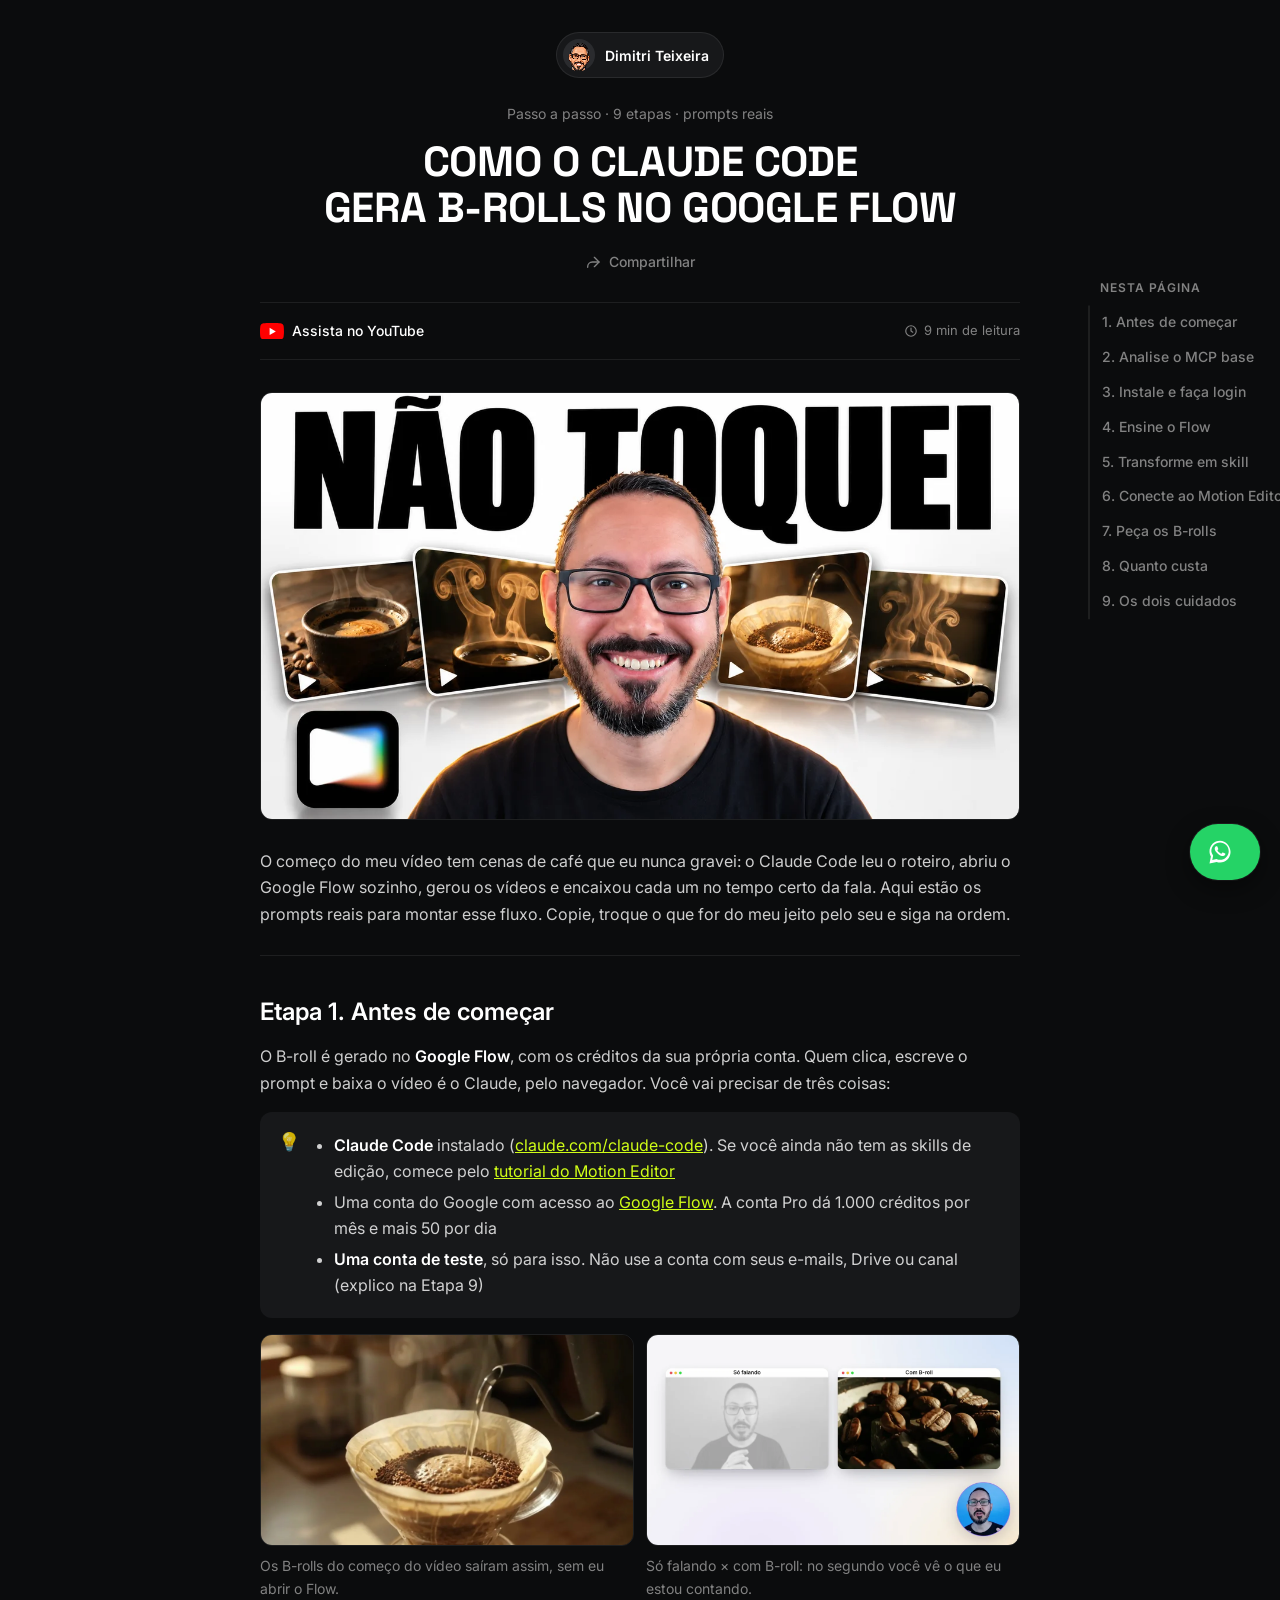
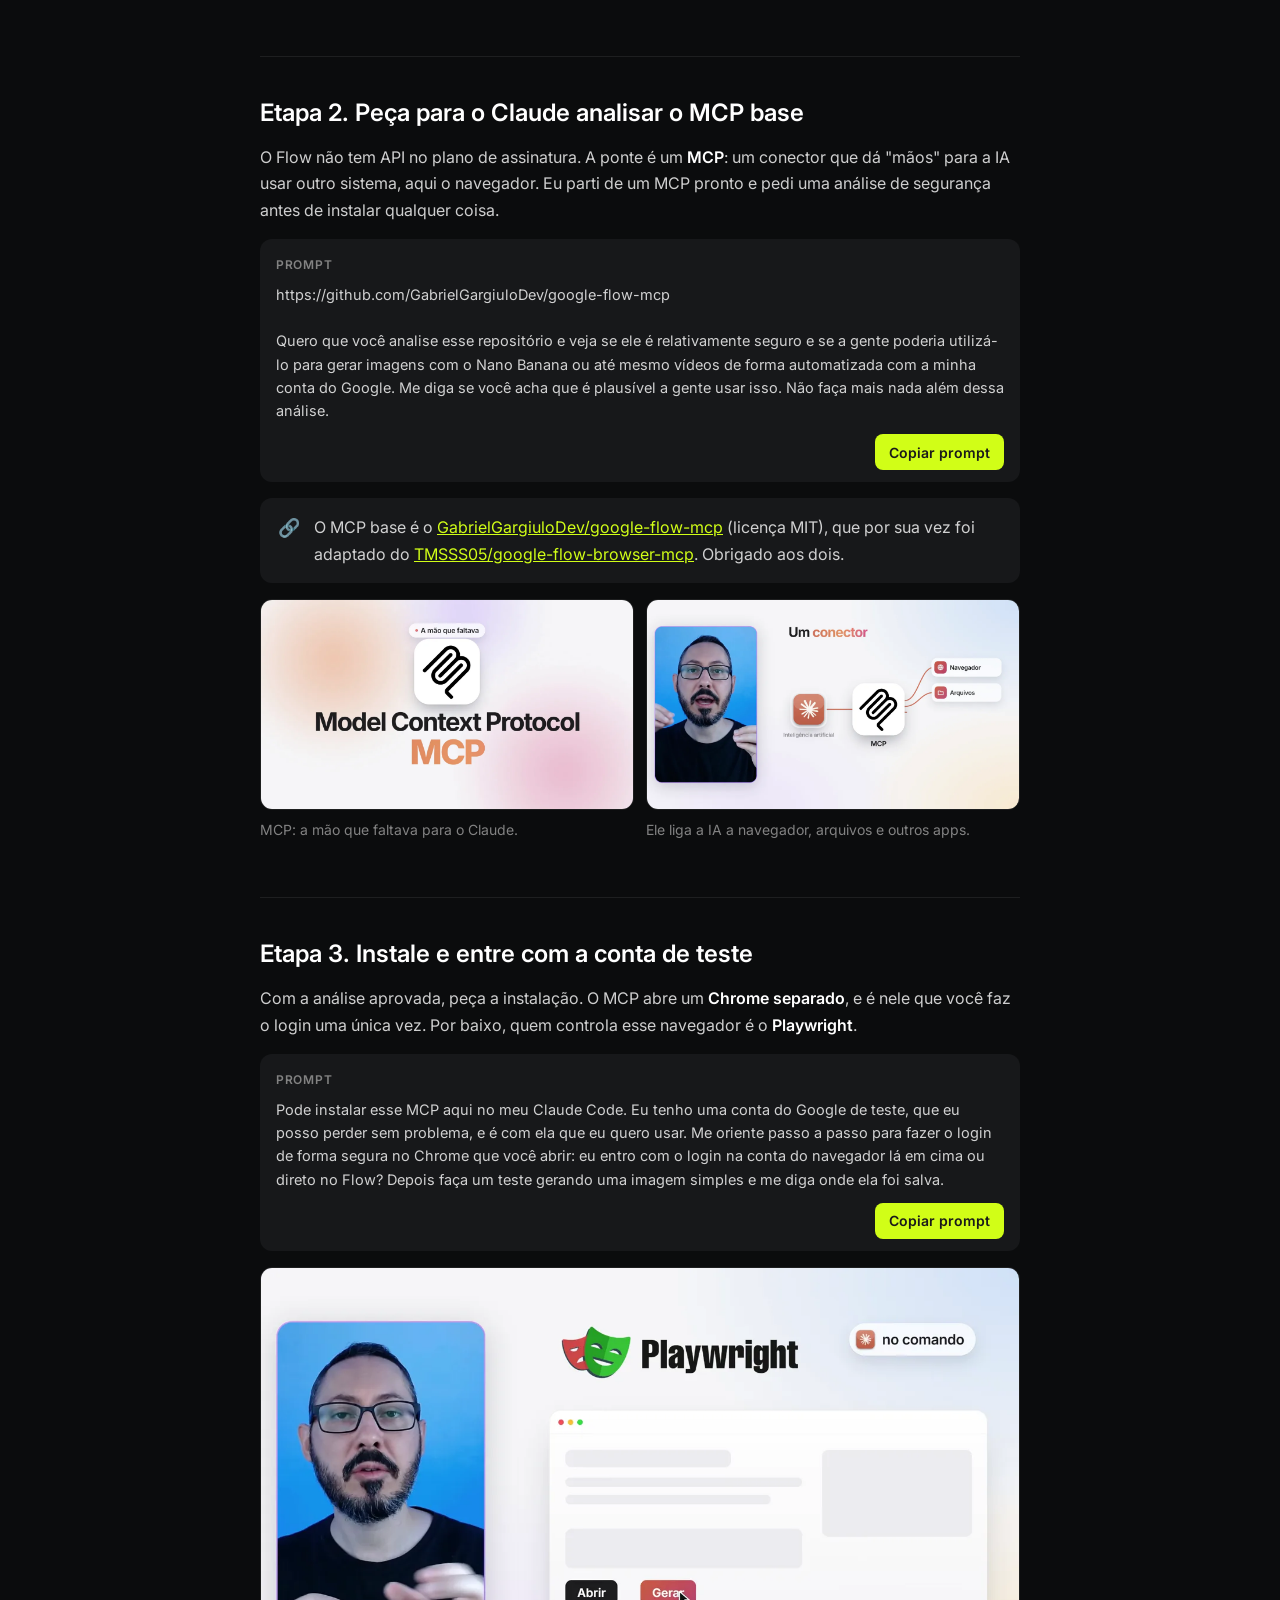
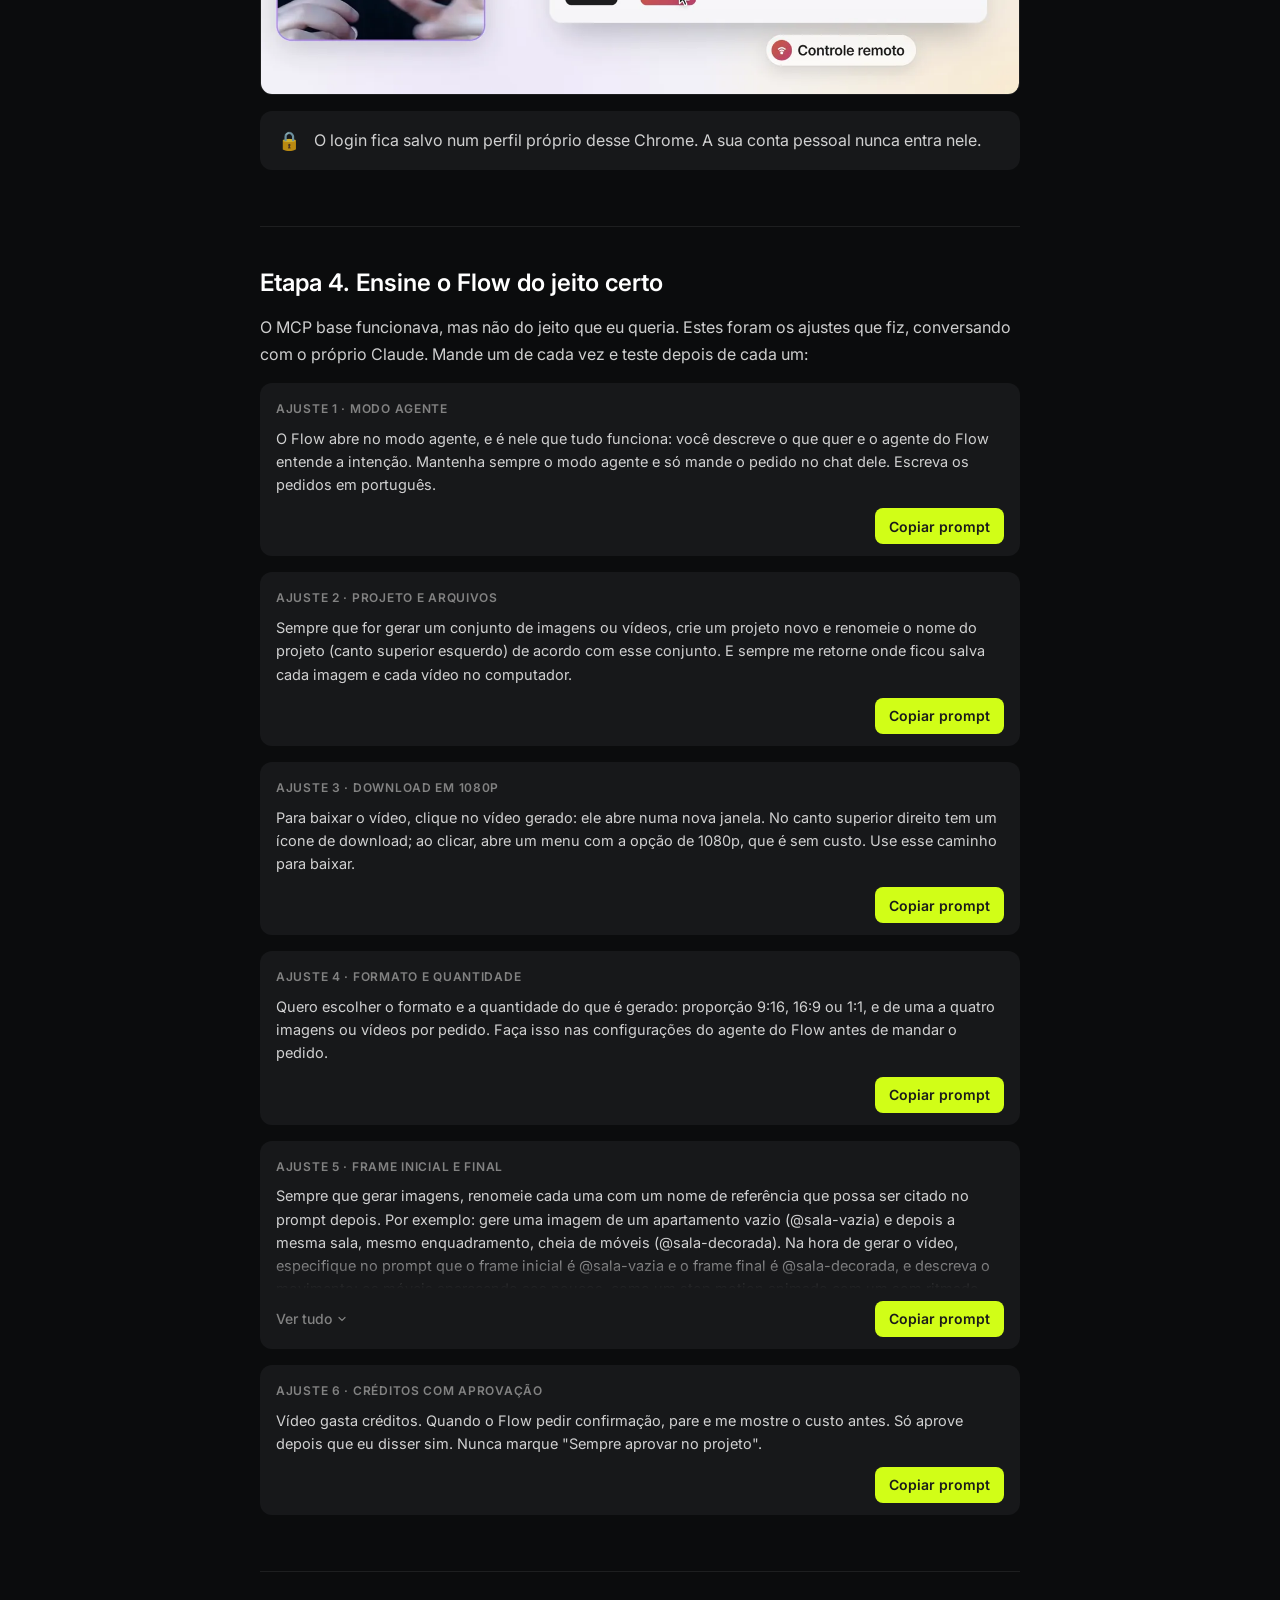
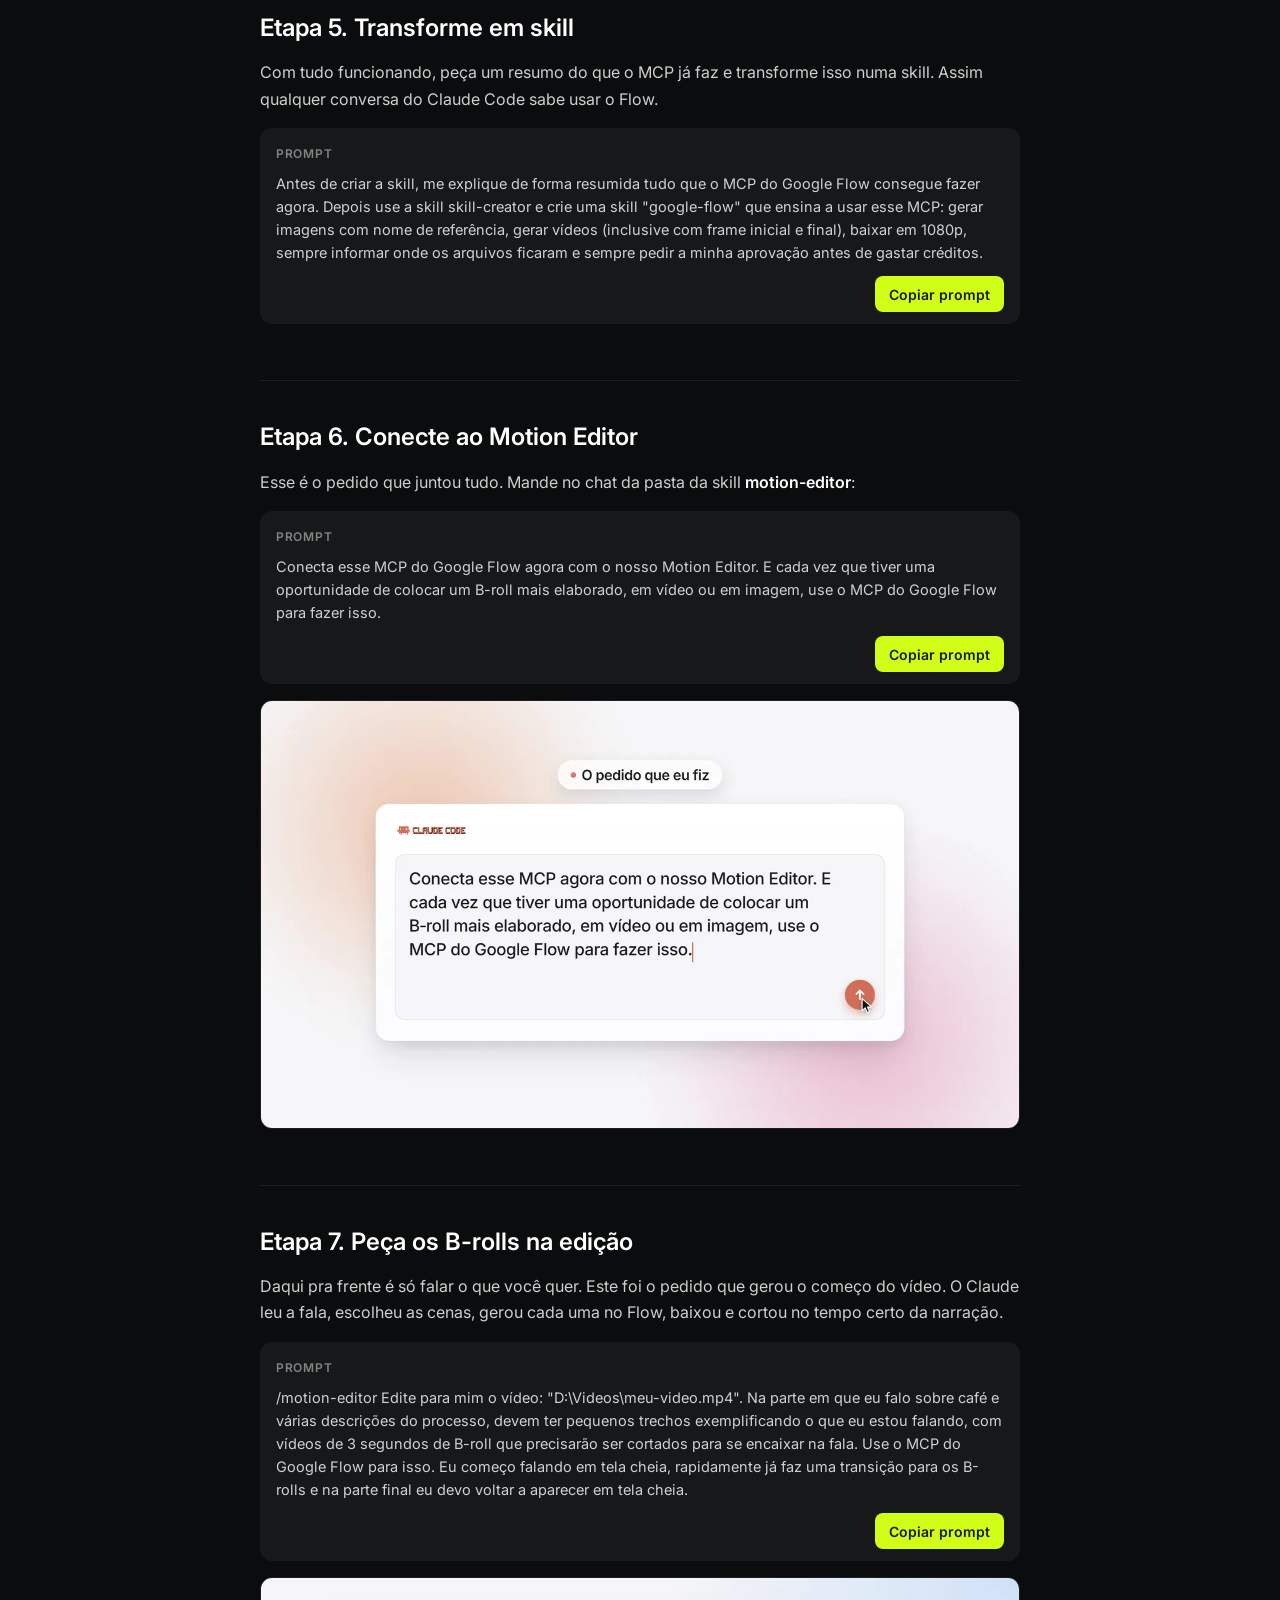
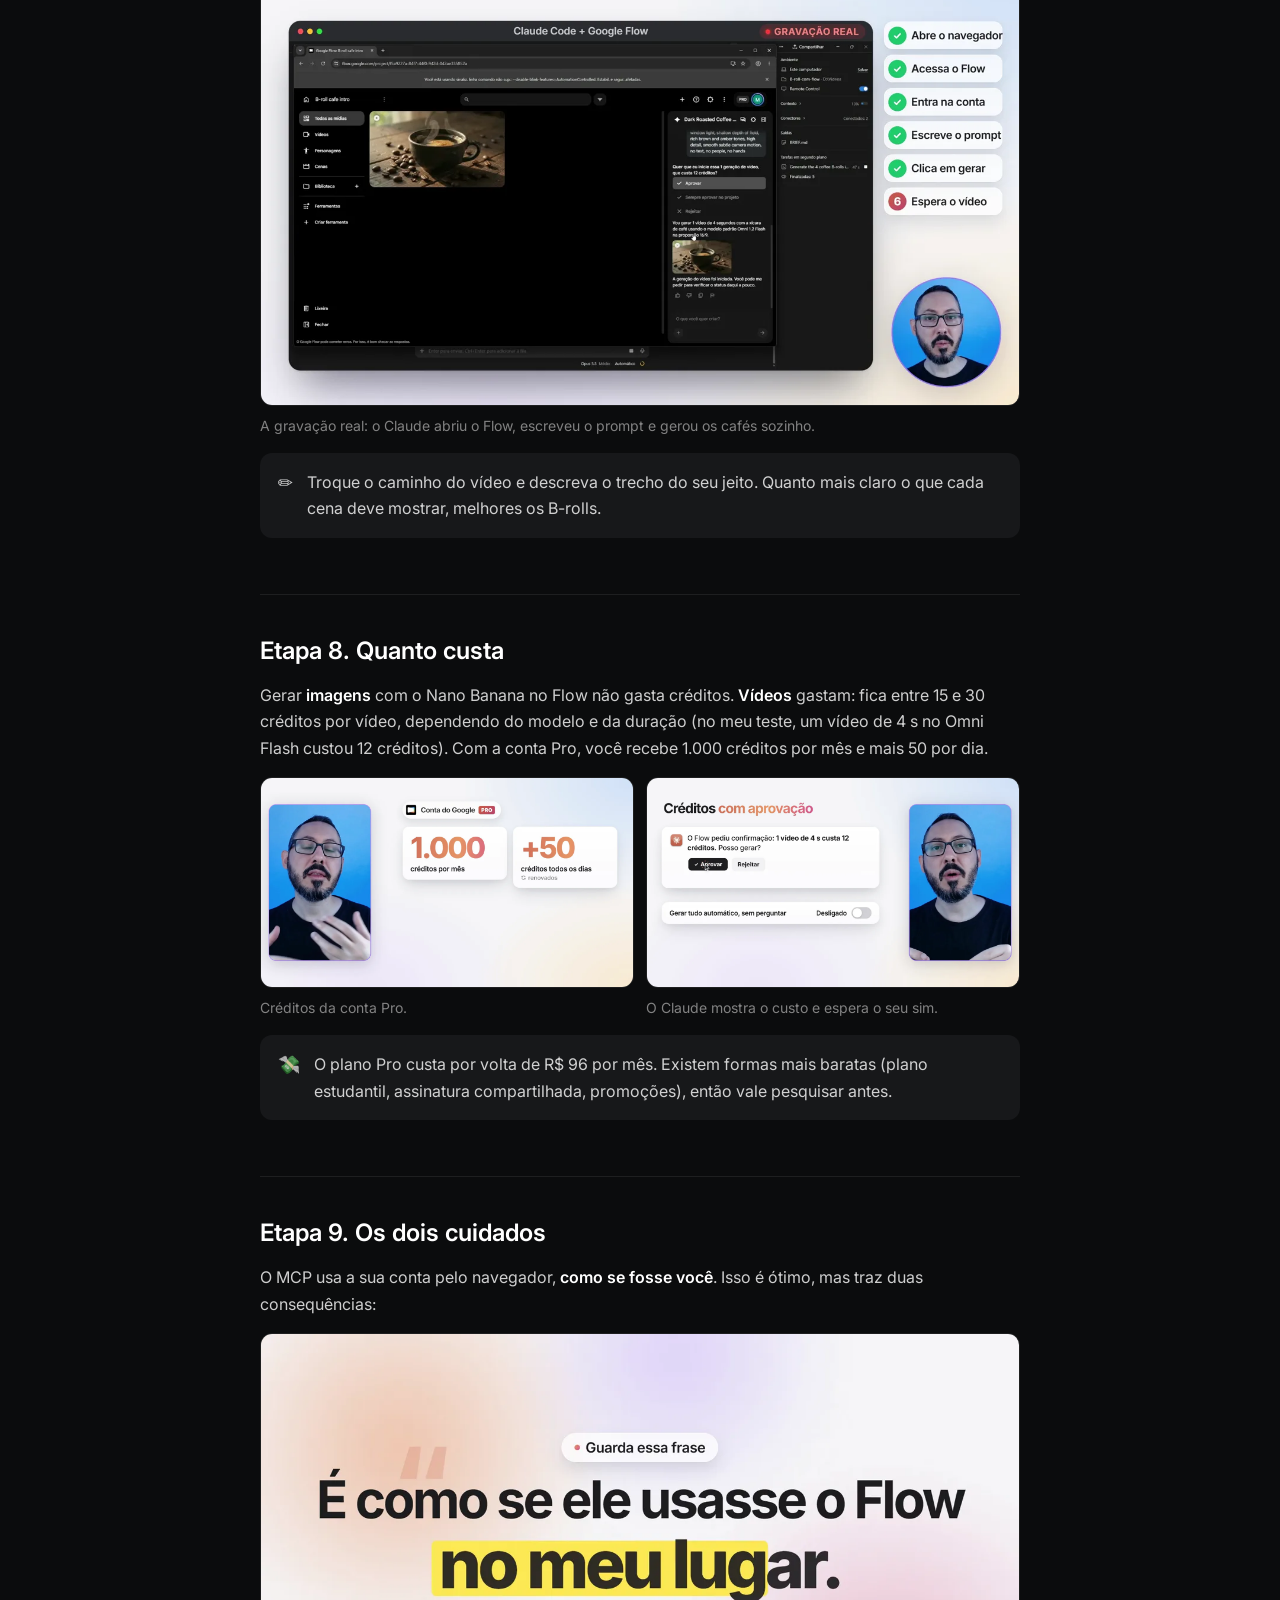
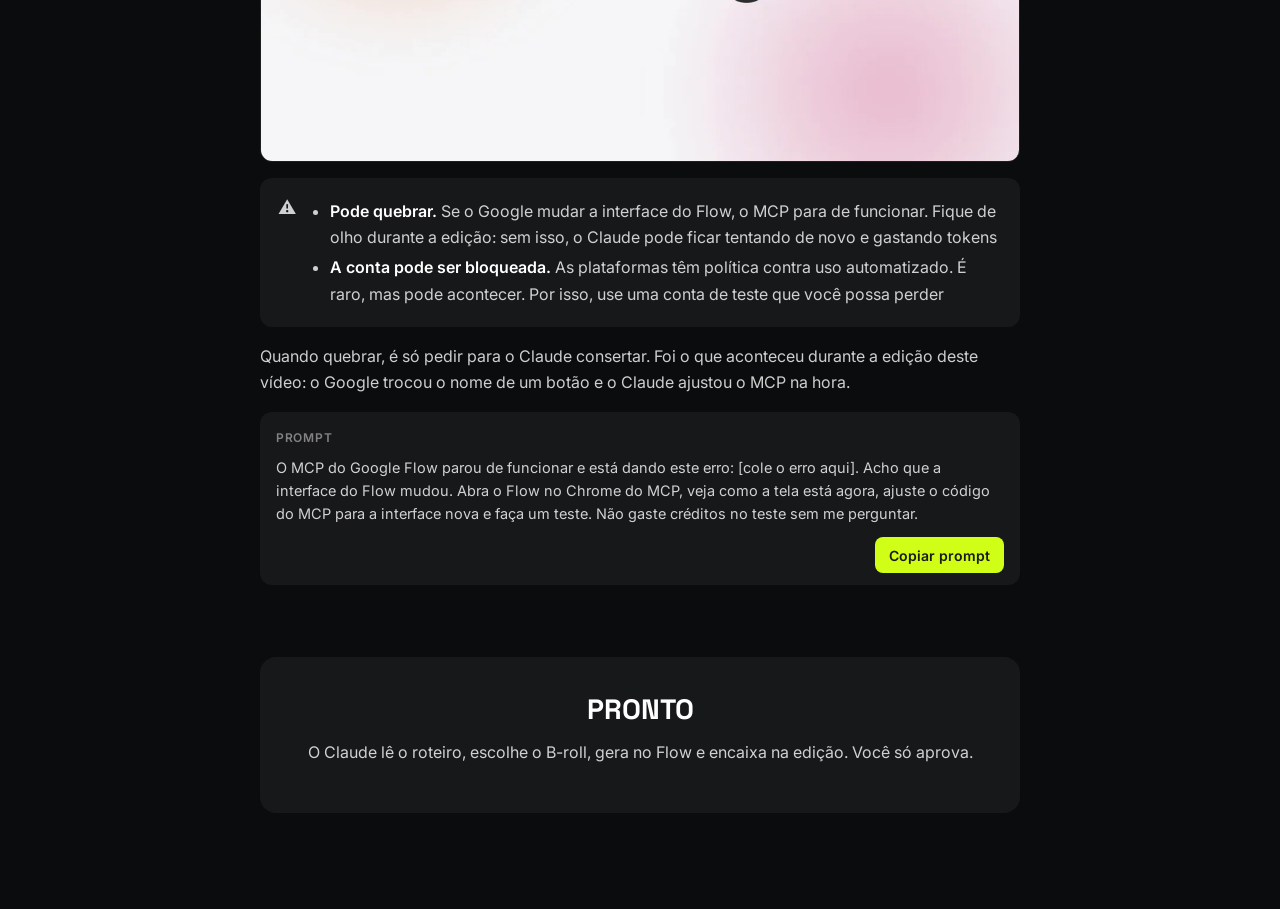
<file: b-roll-com-ia-google-flow.html>
<!doctype html>
<html lang="pt-BR">
<head>
<meta charset="UTF-8" />
<meta name="viewport" content="width=device-width, initial-scale=1" />
<title>Claude Code Gera B-rolls</title>
<meta name="description" content="Passo a passo com os prompts reais para ligar o Claude Code ao Google Flow por um MCP e gerar B-rolls sozinho na edição." />
<meta name="author" content="Dimitri Teixeira" />
<meta name="robots" content="index, follow" />
<meta name="theme-color" content="#0B0C0D" />
<meta property="og:type" content="article" />
<meta property="og:locale" content="pt_BR" />
<meta property="og:site_name" content="Dimitri Teixeira" />
<meta property="og:title" content="Como o Claude Code gera B-rolls no Google Flow" />
<meta property="og:description" content="Passo a passo com os prompts reais para ligar o Claude Code ao Google Flow por um MCP e gerar B-rolls sozinho na edição." />
<link rel="canonical" href="https://dimitriteixeira.github.io/b-roll-com-ia-google-flow.html" />
<meta property="og:url" content="https://dimitriteixeira.github.io/b-roll-com-ia-google-flow.html" />
<meta property="og:image" content="https://dimitriteixeira.github.io/og-b-roll-com-ia-google-flow.jpg" />
<meta property="og:image:type" content="image/jpeg" />
<meta property="og:image:width" content="1200" />
<meta property="og:image:height" content="630" />
<meta property="og:image:alt" content="Dimitri Teixeira com B-rolls de café gerados pelo Claude Code no Google Flow" />
<meta property="article:author" content="Dimitri Teixeira" />
<meta name="twitter:card" content="summary_large_image" />
<meta name="twitter:title" content="Como o Claude Code gera B-rolls no Google Flow" />
<meta name="twitter:description" content="Passo a passo com os prompts reais para ligar o Claude Code ao Google Flow por um MCP e gerar B-rolls sozinho na edição." />
<meta name="twitter:image" content="https://dimitriteixeira.github.io/og-b-roll-com-ia-google-flow.jpg" />
<link rel="icon" href="[data-uri]" />
<link rel="preconnect" href="https://fonts.googleapis.com" />
<link rel="preconnect" href="https://fonts.gstatic.com" crossorigin />
<link href="https://fonts.googleapis.com/css2?family=Inter:wght@400;500;600;700&family=Space+Grotesk:wght@700&display=swap" rel="stylesheet" />
<style>
  :root {
    --bg: #0B0C0D; --panel: #17181A; --panel-2: #1E1F22; --line: rgba(255,255,255,.08);
    --ink: #FFFFFF; --text: rgba(255,255,255,.8); --muted: #828282;
    --lime: #D1FE17; --lime-ink: #1A1A1A;
    --sans: "Inter", ui-sans-serif, system-ui, -apple-system, "Segoe UI", sans-serif;
    --display: "Space Grotesk", "Inter", ui-sans-serif, system-ui, sans-serif;
    --mono: ui-monospace, "SF Mono", "Cascadia Code", Consolas, monospace;
    color-scheme: dark;
  }
  * { box-sizing: border-box; }
  html { scroll-behavior: smooth; scroll-padding-top: 32px; }
  body { margin: 0; background: var(--bg); color: var(--text); font: 16px/1.65 var(--sans); -webkit-font-smoothing: antialiased; }
  img { display: block; max-width: 100%; height: auto; }
  a { color: var(--lime); }
  code { font: .88em var(--mono); background: var(--panel-2); padding: .12em .42em; border-radius: 6px; color: var(--ink); word-break: break-word; }
  strong { color: var(--ink); font-weight: 600; }

  .wrap { max-width: 720px; --w: 720px; margin: 0 auto; padding: 0 20px 96px; position: relative; }

  /* cabeçalho */
  .home { display: flex; width: fit-content; margin: 0 auto; align-items: center; gap: 10px; padding: 6px 14px 6px 6px; margin-top: 32px; border-radius: 999px;
    background: var(--panel); border: 1px solid var(--line); color: var(--ink); text-decoration: none; font: 600 14px var(--sans); transition: background .2s, transform .2s; }
  .home:hover { background: var(--panel-2); transform: translateY(-1px); }
  .home img { width: 32px; height: 32px; border-radius: 50%; background: #2A2B2E; image-rendering: pixelated; }
  .meta { text-align: center; color: var(--muted); font-size: 14px; padding-top: 24px; }
  h1 span { display: block; }
  h1 { font: 700 42px/1.1 var(--display); color: var(--ink); text-transform: uppercase; text-align: center; letter-spacing: -.01em; margin: 14px 0 30px; }
  .share { position: relative; display: flex; justify-content: center; margin: -14px 0 26px; }
  .share-btn { display: inline-flex; align-items: center; gap: 8px; background: none; border: 0; padding: 6px 10px; border-radius: 8px; color: var(--muted); font: 500 14px var(--sans); cursor: pointer; transition: color .2s, background .2s; }
  .share-btn:hover, .share-btn[aria-expanded="true"] { color: var(--ink); background: var(--panel); }
  .share-btn svg { width: 16px; height: 16px; }
  .share-menu { position: absolute; top: calc(100% + 6px); left: 50%; transform: translate(-50%, -4px); min-width: 220px; background: var(--panel-2); border: 1px solid var(--line); border-radius: 12px; padding: 6px;
    box-shadow: 0 18px 40px rgba(0,0,0,.5); opacity: 0; visibility: hidden; transition: opacity .15s, transform .15s, visibility .15s; z-index: 30; }
  .share-menu.on { opacity: 1; visibility: visible; transform: translate(-50%, 0); }
  .share-menu a, .share-menu button { display: flex; align-items: center; gap: 10px; width: 100%; padding: 9px 10px; border: 0; border-radius: 8px; background: none; color: var(--text); font: 500 14px var(--sans); text-decoration: none; cursor: pointer; text-align: left; }
  .share-menu a:hover, .share-menu button:hover { background: rgba(255,255,255,.06); color: var(--ink); }
  .share-menu svg { width: 18px; height: 18px; flex: none; }
  .share-menu hr { border: 0; border-top: 1px solid var(--line); margin: 6px 4px; }
  .byline { display: flex; align-items: center; gap: 12px; padding: 16px 0; border-top: 1px solid var(--line); border-bottom: 1px solid var(--line); }
  .byline .av { width: 32px; height: 32px; border-radius: 50%; background: #2A2B2E; display: flex; align-items: center; justify-content: center; font-weight: 700; font-size: 13px; color: var(--ink); overflow: hidden; }
  .byline .av img { width: 100%; height: 100%; object-fit: cover; }
  .byline b { color: var(--ink); font-weight: 500; font-size: 14px; }
  .byline .sp { flex: 1; }
  .byline .chip { font-size: 13px; color: var(--muted); display: inline-flex; align-items: center; gap: 6px; }
  .byline .chip, .byline .yt { white-space: nowrap; }
  .byline .yt { display: inline-flex; align-items: center; gap: 8px; color: var(--ink); font-weight: 500; font-size: 14px; text-decoration: none; transition: color .2s; }
  .byline .yt svg { width: 24px; height: auto; flex: none; transition: transform .2s; }
  .byline .yt:hover { color: #FF4D4D; }
  .byline .yt:hover svg { transform: scale(1.1); }
  .hero { margin: 32px 0 28px; border-radius: 12px; overflow: hidden; border: 1px solid var(--line); }
  .intro p { margin: 0 0 6px; }

  /* etapas */
  .step { padding: 40px 0 8px; border-top: 1px solid var(--line); margin-top: 32px; }
  .step:first-of-type { margin-top: 28px; }
  h2 { font: 600 24px/1.3 var(--sans); color: var(--ink); margin: 0 0 16px; }
  h3 { font: 600 18px/1.3 var(--sans); color: var(--ink); margin: 26px 0 12px; }
  p { margin: 12px 0; }
  ul { margin: 0; padding-left: 20px; } li { margin: 4px 0; }

  figure { margin: 16px 0; }
  figure img { border-radius: 12px; border: 1px solid var(--line); width: 100%; cursor: zoom-in; }
  figcaption { color: var(--muted); font-size: 14px; margin-top: 8px; }
  .duo { display: grid; grid-template-columns: 1fr 1fr; gap: 12px; margin: 16px 0; }
  .duo figure { margin: 0; }
  .icons { display: flex; gap: 12px; flex-wrap: wrap; margin: 16px 0; }
  .icons img { width: 88px; height: 88px; border-radius: 20px; background: var(--panel); border: 1px solid var(--line); padding: 8px; }

  .tip { display: flex; gap: 14px; background: var(--panel); border-radius: 12px; padding: 16px 18px; margin: 16px 0; }
  .tip .e { font-size: 18px; line-height: 1.5; }
  .tip ul, .tip p { margin: 0; }

  /* caixa de prompt */
  .prompt { background: var(--panel); border-radius: 12px; padding: 16px 16px 12px; margin: 16px 0; }
  .prompt .lbl { font-size: 12px; font-weight: 600; letter-spacing: .06em; text-transform: uppercase; color: var(--muted); margin-bottom: 8px; }
  .prompt pre { margin: 0; font: 14.5px/1.6 var(--sans); color: var(--text); white-space: pre-wrap; word-break: break-word; max-height: 7.2em; overflow: hidden; position: relative;
    -webkit-mask-image: linear-gradient(#000 60%, transparent); mask-image: linear-gradient(#000 60%, transparent); }
  .prompt.code pre { font: 14px/1.65 var(--mono); }
  .prompt.open pre, .prompt.short pre { max-height: none; -webkit-mask-image: none; mask-image: none; }
  .prompt .act { display: flex; align-items: center; gap: 8px; margin-top: 12px; }
  .prompt .act .sp { flex: 1; }
  .see { background: none; border: 0; color: var(--muted); font: 500 14px var(--sans); cursor: pointer; display: inline-flex; align-items: center; gap: 4px; padding: 6px 0; }
  .see:hover { color: var(--ink); }
  .see svg { transition: transform .2s; } .prompt.open .see svg { transform: rotate(180deg); }
  .prompt.short .see { visibility: hidden; }
  .btn { border: 0; border-radius: 8px; height: 36px; padding: 0 14px; font: 600 14px var(--sans); cursor: pointer; display: inline-flex; align-items: center; gap: 8px; }
  .btn.copy { background: var(--lime); color: var(--lime-ink); }
  .btn.copy:hover { filter: brightness(1.06); }
  .btn.copy.ok { background: #FFFFFF; }

  .tree { background: var(--panel); border-radius: 12px; padding: 16px 18px; font: 13.5px/1.75 var(--mono); color: var(--text); white-space: pre; overflow-x: auto; margin: 16px 0; }
  .tree i { color: var(--muted); font-style: normal; }

  .done { margin-top: 48px; text-align: center; padding: 36px 20px; background: var(--panel); border-radius: 16px; }
  .done h2 { font: 700 28px/1.2 var(--display); text-transform: uppercase; margin-bottom: 8px; }

  /* trilho das etapas (esquerda) */
  .rail { position: fixed; top: 50%; transform: translateY(-50%); left: max(16px, calc(50% - 360px - 72px)); display: flex; flex-direction: column; align-items: center; gap: 10px; z-index: 5; opacity: 0; transition: opacity .3s; }
  .rail.on { opacity: 1; }
  .rail .n { font: 600 13px var(--sans); color: var(--ink); margin-bottom: 4px; }
  .rail a { width: 4px; height: 12px; border-radius: 4px; background: rgba(255,255,255,.18); display: block; position: relative; transition: height .25s, background .25s; }
  .rail a.on { height: 24px; background: var(--ink); }
  .rail a.past { background: rgba(255,255,255,.45); }
  .rail a span { position: absolute; left: 16px; top: 50%; transform: translateY(-50%); white-space: nowrap; background: var(--panel-2); color: var(--ink); font: 500 13px var(--sans); padding: 5px 10px; border-radius: 8px; opacity: 0; pointer-events: none; transition: opacity .15s; }
  .rail a:hover span { opacity: 1; }
  .bar { position: fixed; top: 0; left: 0; height: 2px; background: var(--lime); width: 0; z-index: 10; }

  .lb { position: fixed; inset: 0; background: rgba(0,0,0,.88); display: none; align-items: center; justify-content: center; padding: 20px; z-index: 50; cursor: zoom-out; }
  .lb.on { display: flex; } .lb img { max-height: 100%; border-radius: 12px; }
  .toast { position: fixed; bottom: 24px; left: 50%; transform: translate(-50%, 16px); background: var(--lime); color: var(--lime-ink); font: 600 14px var(--sans); padding: 10px 16px; border-radius: 8px; opacity: 0; transition: .2s; z-index: 60; pointer-events: none; }
  .toast.on { opacity: 1; transform: translate(-50%, 0); }

  /* telas grandes: coluna mais larga + sumário à direita */
  .toc { display: none; }
  @media (min-width: 1280px) {
    .wrap { max-width: 800px; --w: 800px; }
    .rail { left: max(16px, calc(50% - 400px - 72px)); }
    .toc { display: block; position: fixed; top: 50%; transform: translateY(-50%); left: calc(50% + 400px + 48px); width: 230px; max-height: 80vh; overflow: auto; z-index: 5; }
    .toc .t { font: 600 12px var(--sans); letter-spacing: .08em; text-transform: uppercase; color: var(--muted); margin: 0 0 10px 12px; }
    .toc a { display: block; color: var(--muted); text-decoration: none; font: 500 14px/1.35 var(--sans); padding: 8px 12px; border-left: 2px solid var(--line); transition: color .2s, border-color .2s; }
    .toc a:hover { color: var(--ink); }
    .toc a.on { color: var(--ink); border-left-color: var(--lime); }
  }
  @media (min-width: 1600px) {
    .wrap { max-width: 860px; --w: 860px; }
    .rail { left: max(16px, calc(50% - 430px - 72px)); }
    .toc { left: calc(50% + 430px + 56px); width: 260px; }
    body { font-size: 17px; }
  }
  /* botão flutuante do WhatsApp */
  .wa { position: fixed; right: 20px; bottom: 20px; z-index: 40; display: flex; align-items: center; gap: 10px; background: #25D366; color: #fff; text-decoration: none; height: 56px; padding: 0 16px; border-radius: 999px; box-shadow: 0 8px 24px rgba(0,0,0,.45), 0 0 0 1px rgba(255,255,255,.08); font: 600 15px var(--sans); transition: transform .2s, box-shadow .2s; }
  .wa:hover { transform: translateY(-2px); box-shadow: 0 12px 28px rgba(37,211,102,.35), 0 0 0 1px rgba(255,255,255,.12); }
  .wa svg { width: 28px; height: 28px; flex: none; }
  .wa span { max-width: 0; overflow: hidden; white-space: nowrap; transition: max-width .3s ease; }
  .wa:hover span, .wa:focus-visible span { max-width: 190px; }
  @media (max-width: 560px) { .wa { right: 14px; bottom: 14px; width: 54px; height: 54px; padding: 0; justify-content: center; } .wa span { display: none; } }
  @media print { .wa { display: none; } }
  @media (max-width: 900px) { .rail { display: none; } }
  @media (max-width: 560px) {
    h1 { font-size: 30px; } h1 span { display: inline; } .meta { padding-top: 20px; } .home { margin-top: 24px; }
    .duo { grid-template-columns: 1fr; }
  }
</style>
</head>
<body>
<div class="bar" id="bar"></div>

<nav class="rail" id="rail" aria-label="Etapas">
  <div class="n" id="railn">01</div>
  <a href="#e1"><span>1. Antes de começar</span></a>
  <a href="#e2"><span>2. Analise o MCP base</span></a>
  <a href="#e3"><span>3. Instale e faça login</span></a>
  <a href="#e4"><span>4. Ensine o Flow</span></a>
  <a href="#e5"><span>5. Transforme em skill</span></a>
  <a href="#e6"><span>6. Conecte ao Motion Editor</span></a>
  <a href="#e7"><span>7. Peça os B-rolls</span></a>
  <a href="#e8"><span>8. Quanto custa</span></a>
  <a href="#e9"><span>9. Os dois cuidados</span></a>
</nav>

<aside class="toc" id="toc" aria-label="Nesta página">
  <div class="t">Nesta página</div>
  <a href="#e1">1. Antes de começar</a>
  <a href="#e2">2. Analise o MCP base</a>
  <a href="#e3">3. Instale e faça login</a>
  <a href="#e4">4. Ensine o Flow</a>
  <a href="#e5">5. Transforme em skill</a>
  <a href="#e6">6. Conecte ao Motion Editor</a>
  <a href="#e7">7. Peça os B-rolls</a>
  <a href="#e8">8. Quanto custa</a>
  <a href="#e9">9. Os dois cuidados</a>
</aside>

<div class="wrap">
  <a class="home" href="index.html" aria-label="Voltar para a página inicial"><img src="assets/imgs/dimitri-pixel.webp" alt="" width="32" height="32" />Dimitri Teixeira</a>
  <div class="meta">Passo a passo · 9 etapas · prompts reais</div>
  <h1><span>Como o Claude Code</span> <span>gera B-rolls no Google Flow</span></h1>
  <div class="share">
    <button class="share-btn" id="shareBtn" type="button" aria-haspopup="true" aria-expanded="false" aria-controls="shareMenu">
      <svg viewBox="0 0 24 24" fill="none" stroke="currentColor" stroke-width="2" stroke-linecap="round" stroke-linejoin="round" aria-hidden="true"><path d="M14 5l7 7-7 7"/><path d="M21 12H11a7 7 0 0 0-7 7v1"/></svg>
      Compartilhar
    </button>
    <div class="share-menu" id="shareMenu" role="menu">
      <a role="menuitem" data-net="whatsapp" target="_blank" rel="noopener"><svg viewBox="0 0 24 24" aria-hidden="true"><path fill="#25D366" d="M12.04 2C6.58 2 2.13 6.45 2.13 11.91c0 1.75.46 3.45 1.32 4.95L2.05 22l5.25-1.38a9.9 9.9 0 0 0 4.74 1.21c5.46 0 9.91-4.45 9.91-9.91S17.5 2 12.04 2Zm5.8 14.13c-.24.68-1.42 1.3-1.95 1.35-.5.05-1.13.07-1.82-.11-.42-.13-.96-.31-1.65-.61-2.9-1.25-4.79-4.17-4.94-4.36-.14-.19-1.18-1.57-1.18-3s.75-2.13 1.02-2.42c.26-.29.58-.36.77-.36h.55c.18 0 .42-.07.66.5.24.58.82 2 .89 2.15.07.14.12.31.02.5-.1.19-.14.31-.29.48-.14.17-.3.38-.43.5-.14.14-.29.3-.13.59.17.29.74 1.22 1.59 1.98 1.09.97 2.01 1.27 2.3 1.42.29.14.46.12.62-.07.17-.19.72-.84.91-1.13.19-.29.38-.24.65-.14.26.1 1.68.79 1.97.94.29.14.48.22.55.34.07.12.07.7-.17 1.37Z"/></svg>WhatsApp</a>
      <a role="menuitem" data-net="telegram" target="_blank" rel="noopener"><svg viewBox="0 0 24 24" aria-hidden="true"><path fill="#29A9EB" d="M21.94 4.3 18.9 18.65c-.23 1.01-.83 1.26-1.68.79l-4.64-3.42-2.24 2.16c-.25.25-.46.46-.94.46l.33-4.73 8.6-7.77c.37-.33-.08-.52-.58-.19L7.11 12.64 2.53 11.2c-1-.31-1.01-1 .21-1.48L20.6 2.84c.83-.31 1.56.19 1.34 1.46Z"/></svg>Telegram</a>
      <a role="menuitem" data-net="x" target="_blank" rel="noopener"><svg viewBox="0 0 24 24" aria-hidden="true"><path fill="#FFFFFF" d="M17.75 3h3.07l-6.71 7.67L22 21h-6.18l-4.84-6.33L5.44 21H2.37l7.18-8.2L2 3h6.34l4.37 5.78L17.75 3Zm-1.08 16.18h1.7L7.4 4.73H5.58l11.09 14.45Z"/></svg>X (Twitter)</a>
      <a role="menuitem" data-net="linkedin" target="_blank" rel="noopener"><svg viewBox="0 0 24 24" aria-hidden="true"><path fill="#0A66C2" d="M20.45 20.45h-3.56v-5.57c0-1.33-.02-3.04-1.85-3.04-1.85 0-2.13 1.45-2.13 2.94v5.67H9.35V9h3.41v1.56h.05c.48-.9 1.64-1.85 3.37-1.85 3.6 0 4.27 2.37 4.27 5.46v6.28ZM5.34 7.43a2.06 2.06 0 1 1 0-4.13 2.06 2.06 0 0 1 0 4.13ZM7.12 20.45H3.56V9h3.56v11.45ZM22.22 0H1.77C.79 0 0 .77 0 1.73v20.54C0 23.23.79 24 1.77 24h20.45c.98 0 1.78-.77 1.78-1.73V1.73C24 .77 23.2 0 22.22 0Z"/></svg>LinkedIn</a>
      <a role="menuitem" data-net="facebook" target="_blank" rel="noopener"><svg viewBox="0 0 24 24" aria-hidden="true"><path fill="#1877F2" d="M24 12.07C24 5.41 18.63 0 12 0S0 5.4 0 12.07C0 18.1 4.39 23.1 10.13 24v-8.44H7.08v-3.49h3.04V9.41c0-3.02 1.8-4.7 4.54-4.7 1.31 0 2.68.24 2.68.24v2.97h-1.5c-1.5 0-1.96.93-1.96 1.89v2.26h3.33l-.53 3.5h-2.8V24C19.62 23.1 24 18.1 24 12.07Z"/></svg>Facebook</a>
      <a role="menuitem" data-net="email"><svg viewBox="0 0 24 24" aria-hidden="true"><path fill="#B3B3B3" d="M3 5h18a1 1 0 0 1 1 1v12a1 1 0 0 1-1 1H3a1 1 0 0 1-1-1V6a1 1 0 0 1 1-1Zm1 2.2V17h16V7.2l-8 5.3-8-5.3ZM5.3 7 12 11.4 18.7 7H5.3Z"/></svg>E-mail</a>
      <hr />
      <button role="menuitem" type="button" data-net="copy"><svg viewBox="0 0 24 24" aria-hidden="true"><path fill="#D1FE17" d="M10.6 13.4a1 1 0 0 1 0-1.4l3.5-3.5a1 1 0 1 1 1.4 1.4L12 13.4a1 1 0 0 1-1.4 0ZM8.5 20a4.5 4.5 0 0 1-3.2-7.7l2.5-2.5a1 1 0 0 1 1.4 1.4l-2.5 2.5a2.5 2.5 0 0 0 3.5 3.5l2.5-2.5a1 1 0 0 1 1.4 1.4l-2.5 2.5A4.5 4.5 0 0 1 8.5 20Zm7.6-5.8a1 1 0 0 1-.7-1.7l2.5-2.5a2.5 2.5 0 0 0-3.5-3.5l-2.5 2.5a1 1 0 1 1-1.4-1.4L13 5.1a4.5 4.5 0 0 1 6.4 6.4l-2.5 2.5a1 1 0 0 1-.8.2Z"/></svg>Copiar link</button>
      <button role="menuitem" type="button" data-net="native" hidden><svg viewBox="0 0 24 24" aria-hidden="true"><path fill="#B3B3B3" d="M6 10a2 2 0 1 1 0 4 2 2 0 0 1 0-4Zm6 0a2 2 0 1 1 0 4 2 2 0 0 1 0-4Zm6 0a2 2 0 1 1 0 4 2 2 0 0 1 0-4Z"/></svg>Mais opções</button>
    </div>
  </div>
  <div class="byline">
    <a class="yt" href="https://youtube.com/@dimitriteixeira" target="_blank" rel="noopener">
      <svg viewBox="0 0 28.57 20" aria-hidden="true"><path fill="#FF0000" d="M27.973 3.123A3.578 3.578 0 0 0 25.447.597C23.22 0 14.285 0 14.285 0S5.35 0 3.123.597A3.578 3.578 0 0 0 .597 3.123C0 5.35 0 10 0 10s0 4.65.597 6.877a3.578 3.578 0 0 0 2.526 2.526C5.35 20 14.285 20 14.285 20s8.935 0 11.162-.597a3.578 3.578 0 0 0 2.526-2.526C28.57 14.65 28.57 10 28.57 10s-.002-4.65-.597-6.877Z"/><path fill="#fff" d="M11.43 14.286 18.854 10 11.43 5.714v8.572Z"/></svg>
      Assista no YouTube
    </a>
    <span class="sp"></span>
    <span class="chip read"><svg viewBox="0 0 24 24" width="14" height="14" fill="none" stroke="currentColor" stroke-width="2" stroke-linecap="round" aria-hidden="true"><circle cx="12" cy="12" r="9"/><path d="M12 7v5l3 2"/></svg>9 min de leitura</span>
  </div>
  <div class="hero"><img src="assets/imgs/b-roll-flow/capa.webp" width="1280" height="720" fetchpriority="high" decoding="async" alt="B-rolls gerados pelo Claude Code no Google Flow" /></div>
  <div class="intro">
    <p>O começo do meu vídeo tem cenas de café que eu nunca gravei: o Claude Code leu o roteiro, abriu o Google Flow sozinho, gerou os vídeos e encaixou cada um no tempo certo da fala. Aqui estão os prompts reais para montar esse fluxo. Copie, troque o que for do meu jeito pelo seu e siga na ordem.</p>
  </div>

  <!-- 1 -->
  <section class="step" id="e1">
    <h2>Etapa 1. Antes de começar</h2>
    <p>O B-roll é gerado no <strong>Google Flow</strong>, com os créditos da sua própria conta. Quem clica, escreve o prompt e baixa o vídeo é o Claude, pelo navegador. Você vai precisar de três coisas:</p>
    <div class="tip"><span class="e">💡</span><ul>
      <li><strong>Claude Code</strong> instalado (<a href="https://claude.com/claude-code" target="_blank" rel="noopener">claude.com/claude-code</a>). Se você ainda não tem as skills de edição, comece pelo <a href="editar-video-com-claude-code.html">tutorial do Motion Editor</a></li>
      <li>Uma conta do Google com acesso ao <a href="https://labs.google/flow" target="_blank" rel="noopener">Google Flow</a>. A conta Pro dá 1.000 créditos por mês e mais 50 por dia</li>
      <li><strong>Uma conta de teste</strong>, só para isso. Não use a conta com seus e-mails, Drive ou canal (explico na Etapa 9)</li>
    </ul></div>
    <div class="duo">
      <figure><img src="assets/imgs/b-roll-flow/imagem-02.webp" width="1280" height="720" loading="lazy" decoding="async" alt="B-roll de café gerado no Google Flow" data-lb /><figcaption>Os B-rolls do começo do vídeo saíram assim, sem eu abrir o Flow.</figcaption></figure>
      <figure><img src="assets/imgs/b-roll-flow/imagem-03.webp" width="1280" height="720" loading="lazy" decoding="async" alt="O mesmo trecho só falando e com B-roll" data-lb /><figcaption>Só falando × com B-roll: no segundo você vê o que eu estou contando.</figcaption></figure>
    </div>
  </section>

  <!-- 2 -->
  <section class="step" id="e2">
    <h2>Etapa 2. Peça para o Claude analisar o MCP base</h2>
    <p>O Flow não tem API no plano de assinatura. A ponte é um <strong>MCP</strong>: um conector que dá "mãos" para a IA usar outro sistema, aqui o navegador. Eu parti de um MCP pronto e pedi uma análise de segurança antes de instalar qualquer coisa.</p>
    <div class="prompt short"><div class="lbl">Prompt</div><pre>https://github.com/GabrielGargiuloDev/google-flow-mcp

Quero que você analise esse repositório e veja se ele é relativamente seguro e se a gente poderia utilizá-lo para gerar imagens com o Nano Banana ou até mesmo vídeos de forma automatizada com a minha conta do Google. Me diga se você acha que é plausível a gente usar isso. Não faça mais nada além dessa análise.</pre>
      <div class="act"><button class="see">Ver tudo</button><span class="sp"></span><button class="btn copy">Copiar prompt</button></div></div>
    <div class="tip"><span class="e">🔗</span><p>O MCP base é o <a href="https://github.com/GabrielGargiuloDev/google-flow-mcp" target="_blank" rel="noopener">GabrielGargiuloDev/google-flow-mcp</a> (licença MIT), que por sua vez foi adaptado do <a href="https://github.com/TMSSS05/google-flow-browser-mcp" target="_blank" rel="noopener">TMSSS05/google-flow-browser-mcp</a>. Obrigado aos dois.</p></div>
    <div class="duo">
      <figure><img src="assets/imgs/b-roll-flow/imagem-04.webp" width="1280" height="720" loading="lazy" decoding="async" alt="Model Context Protocol" data-lb /><figcaption>MCP: a mão que faltava para o Claude.</figcaption></figure>
      <figure><img src="assets/imgs/b-roll-flow/imagem-10.webp" width="1280" height="720" loading="lazy" decoding="async" alt="O MCP conecta a IA a sistemas externos" data-lb /><figcaption>Ele liga a IA a navegador, arquivos e outros apps.</figcaption></figure>
    </div>
  </section>

  <!-- 3 -->
  <section class="step" id="e3">
    <h2>Etapa 3. Instale e entre com a conta de teste</h2>
    <p>Com a análise aprovada, peça a instalação. O MCP abre um <strong>Chrome separado</strong>, e é nele que você faz o login uma única vez. Por baixo, quem controla esse navegador é o <strong>Playwright</strong>.</p>
    <div class="prompt short"><div class="lbl">Prompt</div><pre>Pode instalar esse MCP aqui no meu Claude Code. Eu tenho uma conta do Google de teste, que eu posso perder sem problema, e é com ela que eu quero usar. Me oriente passo a passo para fazer o login de forma segura no Chrome que você abrir: eu entro com o login na conta do navegador lá em cima ou direto no Flow? Depois faça um teste gerando uma imagem simples e me diga onde ela foi salva.</pre>
      <div class="act"><button class="see">Ver tudo</button><span class="sp"></span><button class="btn copy">Copiar prompt</button></div></div>
    <figure><img src="assets/imgs/b-roll-flow/imagem-11.webp" width="1280" height="720" loading="lazy" decoding="async" alt="Playwright controlando o navegador" data-lb /></figure>
    <div class="tip"><span class="e">🔒</span><p>O login fica salvo num perfil próprio desse Chrome. A sua conta pessoal nunca entra nele.</p></div>
  </section>

  <!-- 4 -->
  <section class="step" id="e4">
    <h2>Etapa 4. Ensine o Flow do jeito certo</h2>
    <p>O MCP base funcionava, mas não do jeito que eu queria. Estes foram os ajustes que fiz, conversando com o próprio Claude. Mande um de cada vez e teste depois de cada um:</p>
    <div class="prompt short"><div class="lbl">Ajuste 1 · modo agente</div><pre>O Flow abre no modo agente, e é nele que tudo funciona: você descreve o que quer e o agente do Flow entende a intenção. Mantenha sempre o modo agente e só mande o pedido no chat dele. Escreva os pedidos em português.</pre>
      <div class="act"><button class="see">Ver tudo</button><span class="sp"></span><button class="btn copy">Copiar prompt</button></div></div>
    <div class="prompt short"><div class="lbl">Ajuste 2 · projeto e arquivos</div><pre>Sempre que for gerar um conjunto de imagens ou vídeos, crie um projeto novo e renomeie o nome do projeto (canto superior esquerdo) de acordo com esse conjunto. E sempre me retorne onde ficou salva cada imagem e cada vídeo no computador.</pre>
      <div class="act"><button class="see">Ver tudo</button><span class="sp"></span><button class="btn copy">Copiar prompt</button></div></div>
    <div class="prompt short"><div class="lbl">Ajuste 3 · download em 1080p</div><pre>Para baixar o vídeo, clique no vídeo gerado: ele abre numa nova janela. No canto superior direito tem um ícone de download; ao clicar, abre um menu com a opção de 1080p, que é sem custo. Use esse caminho para baixar.</pre>
      <div class="act"><button class="see">Ver tudo</button><span class="sp"></span><button class="btn copy">Copiar prompt</button></div></div>
    <div class="prompt short"><div class="lbl">Ajuste 4 · formato e quantidade</div><pre>Quero escolher o formato e a quantidade do que é gerado: proporção 9:16, 16:9 ou 1:1, e de uma a quatro imagens ou vídeos por pedido. Faça isso nas configurações do agente do Flow antes de mandar o pedido.</pre>
      <div class="act"><button class="see">Ver tudo</button><span class="sp"></span><button class="btn copy">Copiar prompt</button></div></div>
    <div class="prompt"><div class="lbl">Ajuste 5 · frame inicial e final</div><pre>Sempre que gerar imagens, renomeie cada uma com um nome de referência que possa ser citado no prompt depois. Por exemplo: gere uma imagem de um apartamento vazio (@sala-vazia) e depois a mesma sala, mesmo enquadramento, cheia de móveis (@sala-decorada). Na hora de gerar o vídeo, especifique no prompt que o frame inicial é @sala-vazia e o frame final é @sala-decorada, e descreva o movimento: os móveis aparecendo aos poucos, como um stop motion animado com um som ritmado.</pre>
      <div class="act"><button class="see">Ver tudo <svg width="12" height="12" viewBox="0 0 24 24"><path d="M6 9l6 6 6-6" fill="none" stroke="currentColor" stroke-width="2.4" stroke-linecap="round"/></svg></button><span class="sp"></span><button class="btn copy">Copiar prompt</button></div></div>
    <div class="prompt short"><div class="lbl">Ajuste 6 · créditos com aprovação</div><pre>Vídeo gasta créditos. Quando o Flow pedir confirmação, pare e me mostre o custo antes. Só aprove depois que eu disser sim. Nunca marque "Sempre aprovar no projeto".</pre>
      <div class="act"><button class="see">Ver tudo</button><span class="sp"></span><button class="btn copy">Copiar prompt</button></div></div>
  </section>

  <!-- 5 -->
  <section class="step" id="e5">
    <h2>Etapa 5. Transforme em skill</h2>
    <p>Com tudo funcionando, peça um resumo do que o MCP já faz e transforme isso numa skill. Assim qualquer conversa do Claude Code sabe usar o Flow.</p>
    <div class="prompt short"><div class="lbl">Prompt</div><pre>Antes de criar a skill, me explique de forma resumida tudo que o MCP do Google Flow consegue fazer agora. Depois use a skill skill-creator e crie uma skill "google-flow" que ensina a usar esse MCP: gerar imagens com nome de referência, gerar vídeos (inclusive com frame inicial e final), baixar em 1080p, sempre informar onde os arquivos ficaram e sempre pedir a minha aprovação antes de gastar créditos.</pre>
      <div class="act"><button class="see">Ver tudo</button><span class="sp"></span><button class="btn copy">Copiar prompt</button></div></div>
  </section>

  <!-- 6 -->
  <section class="step" id="e6">
    <h2>Etapa 6. Conecte ao Motion Editor</h2>
    <p>Esse é o pedido que juntou tudo. Mande no chat da pasta da skill <strong>motion-editor</strong>:</p>
    <div class="prompt short"><div class="lbl">Prompt</div><pre>Conecta esse MCP do Google Flow agora com o nosso Motion Editor. E cada vez que tiver uma oportunidade de colocar um B-roll mais elaborado, em vídeo ou em imagem, use o MCP do Google Flow para fazer isso.</pre>
      <div class="act"><button class="see">Ver tudo</button><span class="sp"></span><button class="btn copy">Copiar prompt</button></div></div>
    <figure><img src="assets/imgs/b-roll-flow/imagem-07.webp" width="1280" height="720" loading="lazy" decoding="async" alt="O pedido que conectou o MCP ao Motion Editor" data-lb /></figure>
  </section>

  <!-- 7 -->
  <section class="step" id="e7">
    <h2>Etapa 7. Peça os B-rolls na edição</h2>
    <p>Daqui pra frente é só falar o que você quer. Este foi o pedido que gerou o começo do vídeo. O Claude leu a fala, escolheu as cenas, gerou cada uma no Flow, baixou e cortou no tempo certo da narração.</p>
    <div class="prompt short"><div class="lbl">Prompt</div><pre>/motion-editor Edite para mim o vídeo: "D:\Videos\meu-video.mp4". Na parte em que eu falo sobre café e várias descrições do processo, devem ter pequenos trechos exemplificando o que eu estou falando, com vídeos de 3 segundos de B-roll que precisarão ser cortados para se encaixar na fala. Use o MCP do Google Flow para isso. Eu começo falando em tela cheia, rapidamente já faz uma transição para os B-rolls e na parte final eu devo voltar a aparecer em tela cheia.</pre>
      <div class="act"><button class="see">Ver tudo</button><span class="sp"></span><button class="btn copy">Copiar prompt</button></div></div>
    <figure><img src="assets/imgs/b-roll-flow/imagem-05.webp" width="1280" height="720" loading="lazy" decoding="async" alt="Gravação real do Claude usando o Google Flow" data-lb /><figcaption>A gravação real: o Claude abriu o Flow, escreveu o prompt e gerou os cafés sozinho.</figcaption></figure>
    <div class="tip"><span class="e">✏️</span><p>Troque o caminho do vídeo e descreva o trecho do seu jeito. Quanto mais claro o que cada cena deve mostrar, melhores os B-rolls.</p></div>
  </section>

  <!-- 8 -->
  <section class="step" id="e8">
    <h2>Etapa 8. Quanto custa</h2>
    <p>Gerar <strong>imagens</strong> com o Nano Banana no Flow não gasta créditos. <strong>Vídeos</strong> gastam: fica entre 15 e 30 créditos por vídeo, dependendo do modelo e da duração (no meu teste, um vídeo de 4 s no Omni Flash custou 12 créditos). Com a conta Pro, você recebe 1.000 créditos por mês e mais 50 por dia.</p>
    <div class="duo">
      <figure><img src="assets/imgs/b-roll-flow/imagem-08.webp" width="1280" height="720" loading="lazy" decoding="async" alt="Créditos da conta Pro do Google" data-lb /><figcaption>Créditos da conta Pro.</figcaption></figure>
      <figure><img src="assets/imgs/b-roll-flow/imagem-09.webp" width="1280" height="720" loading="lazy" decoding="async" alt="O Claude pedindo aprovação antes de gastar créditos" data-lb /><figcaption>O Claude mostra o custo e espera o seu sim.</figcaption></figure>
    </div>
    <div class="tip"><span class="e">💸</span><p>O plano Pro custa por volta de R$ 96 por mês. Existem formas mais baratas (plano estudantil, assinatura compartilhada, promoções), então vale pesquisar antes.</p></div>
  </section>

  <!-- 9 -->
  <section class="step" id="e9">
    <h2>Etapa 9. Os dois cuidados</h2>
    <p>O MCP usa a sua conta pelo navegador, <strong>como se fosse você</strong>. Isso é ótimo, mas traz duas consequências:</p>
    <figure><img src="assets/imgs/b-roll-flow/imagem-06.webp" width="1280" height="720" loading="lazy" decoding="async" alt="É como se ele usasse o Flow no meu lugar" data-lb /></figure>
    <div class="tip"><span class="e">⚠️</span><ul>
      <li><strong>Pode quebrar.</strong> Se o Google mudar a interface do Flow, o MCP para de funcionar. Fique de olho durante a edição: sem isso, o Claude pode ficar tentando de novo e gastando tokens</li>
      <li><strong>A conta pode ser bloqueada.</strong> As plataformas têm política contra uso automatizado. É raro, mas pode acontecer. Por isso, use uma conta de teste que você possa perder</li>
    </ul></div>
    <p>Quando quebrar, é só pedir para o Claude consertar. Foi o que aconteceu durante a edição deste vídeo: o Google trocou o nome de um botão e o Claude ajustou o MCP na hora.</p>
    <div class="prompt short"><div class="lbl">Prompt</div><pre>O MCP do Google Flow parou de funcionar e está dando este erro: [cole o erro aqui]. Acho que a interface do Flow mudou. Abra o Flow no Chrome do MCP, veja como a tela está agora, ajuste o código do MCP para a interface nova e faça um teste. Não gaste créditos no teste sem me perguntar.</pre>
      <div class="act"><button class="see">Ver tudo</button><span class="sp"></span><button class="btn copy">Copiar prompt</button></div></div>
  </section>

  <div class="done">
    <h2>Pronto</h2>
    <p>O Claude lê o roteiro, escolhe o B-roll, gera no Flow e encaixa na edição. Você só aprova.</p>
  </div>
</div>

<a class="wa" id="wa" href="https://wa.me/554988950394?text=Oi%20Dimitri%2C%20peguei%20seu%20contato%20na%20p%C3%A1gina%20do%20B-roll%20com%20o%20Google%20Flow.%20Tudo%20bom%3F" target="_blank" rel="noopener" aria-label="Conversar com o Dimitri no WhatsApp">
  <svg viewBox="0 0 32 32" aria-hidden="true"><path fill="currentColor" d="M16.04 3C9.4 3 4.02 8.37 4.02 15c0 2.12.55 4.18 1.6 6L4 29l8.2-1.6a12 12 0 0 0 3.84.62C22.67 28.02 28.05 22.64 28.05 16S22.67 3 16.04 3zm0 21.9c-1.2 0-2.38-.2-3.5-.6l-.5-.18-4.87.95.98-4.74-.2-.5A9.9 9.9 0 0 1 6.1 15c0-5.46 4.45-9.9 9.94-9.9s9.94 4.44 9.94 9.9-4.45 9.9-9.94 9.9zm5.5-7.4c-.3-.15-1.78-.88-2.06-.98-.27-.1-.47-.15-.67.15-.2.3-.77.98-.94 1.18-.17.2-.35.22-.65.07-.3-.15-1.27-.47-2.42-1.5-.9-.8-1.5-1.78-1.68-2.08-.17-.3-.02-.46.13-.6.14-.13.3-.35.45-.52.15-.18.2-.3.3-.5.1-.2.05-.38-.02-.53-.08-.15-.67-1.62-.92-2.22-.24-.58-.48-.5-.67-.5h-.57c-.2 0-.52.08-.8.38-.27.3-1.04 1.02-1.04 2.48s1.07 2.88 1.22 3.08c.15.2 2.1 3.2 5.08 4.5.7.3 1.26.5 1.7.62.72.23 1.37.2 1.88.12.57-.08 1.78-.73 2.03-1.43.25-.7.25-1.3.17-1.43-.07-.12-.27-.2-.57-.35z"/></svg>
  <span>Fale comigo</span>
</a>

<div class="lb" id="lb"><img alt="" /></div>
<div class="toast" id="toast">Prompt copiado</div>

<script>
(function () {
  const $ = (s, r = document) => r.querySelector(s), $$ = (s, r = document) => Array.from(r.querySelectorAll(s));
  const toast = $("#toast"); let tt;

  // ver tudo + copiar
  $$(".prompt").forEach((p) => {
    const pre = p.querySelector("pre"), see = p.querySelector(".see"), copy = p.querySelector(".copy");
    if (!p.classList.contains("short") && pre.scrollHeight <= pre.clientHeight + 4) p.classList.add("short");
    see.addEventListener("click", () => { p.classList.toggle("open"); see.firstChild.textContent = p.classList.contains("open") ? "Ver menos " : "Ver tudo "; });
    copy.addEventListener("click", async () => {
      const text = pre.innerText;
      try { await navigator.clipboard.writeText(text); }
      catch (e) { const ta = document.createElement("textarea"); ta.value = text; document.body.appendChild(ta); ta.select(); try { document.execCommand("copy"); } catch (_) {} ta.remove(); }
      const old = copy.textContent; copy.textContent = "Copiado ✓"; copy.classList.add("ok");
      toast.classList.add("on"); clearTimeout(tt); tt = setTimeout(() => toast.classList.remove("on"), 1400);
      setTimeout(() => { copy.textContent = old; copy.classList.remove("ok"); }, 1600);
    });
  });

  // compartilhar
  const shareBtn = $("#shareBtn"), shareMenu = $("#shareMenu");
  const url = ($('link[rel="canonical"]') || {}).href || location.href, title = $('meta[property="og:title"]').content;
  const u = encodeURIComponent(url), t = encodeURIComponent(title);
  const nets = {
    whatsapp: "https://wa.me/?text=" + t + "%20" + u,
    telegram: "https://t.me/share/url?url=" + u + "&text=" + t,
    x: "https://twitter.com/intent/tweet?url=" + u + "&text=" + t,
    linkedin: "https://www.linkedin.com/sharing/share-offsite/?url=" + u,
    facebook: "https://www.facebook.com/sharer/sharer.php?u=" + u,
    email: "mailto:?subject=" + t + "&body=" + t + "%0A%0A" + u,
  };
  $$("a[data-net]", shareMenu).forEach((a) => (a.href = nets[a.dataset.net]));
  if (navigator.share) $('[data-net="native"]', shareMenu).hidden = false;
  const setMenu = (on) => { shareMenu.classList.toggle("on", on); shareBtn.setAttribute("aria-expanded", on); };
  shareBtn.addEventListener("click", (e) => { e.stopPropagation(); setMenu(!shareMenu.classList.contains("on")); });
  shareMenu.addEventListener("click", async (e) => {
    const item = e.target.closest("[data-net]"); if (!item) return;
    if (item.dataset.net === "copy") {
      try { await navigator.clipboard.writeText(url); }
      catch (_) { const ta = document.createElement("textarea"); ta.value = url; document.body.appendChild(ta); ta.select(); try { document.execCommand("copy"); } catch (__) {} ta.parentNode.removeChild(ta); }
      toast.textContent = "Link copiado"; toast.classList.add("on"); clearTimeout(tt);
      tt = setTimeout(() => { toast.classList.remove("on"); toast.textContent = "Prompt copiado"; }, 1400);
    } else if (item.dataset.net === "native") {
      try { await navigator.share({ title, url }); } catch (_) {}
    }
    setMenu(false);
  });
  document.addEventListener("click", (e) => { if (!e.target.closest(".share")) setMenu(false); });
  addEventListener("keydown", (e) => { if (e.key === "Escape") setMenu(false); });

  // trilho das etapas + barra de progresso
  const rail = $("#rail"), links = $$("#rail a"), secs = links.map((a) => $(a.getAttribute("href"))), railn = $("#railn");
  const onScroll = () => {
    const h = document.documentElement; $("#bar").style.width = (h.scrollTop / (h.scrollHeight - h.clientHeight) * 100) + "%";
    let cur = -1; secs.forEach((s, i) => { if (s.getBoundingClientRect().top < innerHeight * 0.4) cur = i; });
    rail.classList.toggle("on", cur >= 0);
    links.forEach((a, i) => { a.classList.toggle("on", i === cur); a.classList.toggle("past", i < cur); });
    const tl = $$("#toc a");
    tl.forEach((a, i) => a.classList.toggle("on", i === cur));
    railn.textContent = String(Math.max(cur, 0) + 1).padStart(2, "0");
  };
  addEventListener("scroll", onScroll, { passive: true }); onScroll();

  // ampliar imagem
  const lb = $("#lb"), li = lb.querySelector("img");
  $$("img[data-lb]").forEach((im) => im.addEventListener("click", () => { li.src = im.src; li.alt = im.alt; lb.classList.add("on"); }));
  lb.addEventListener("click", () => lb.classList.remove("on"));
  addEventListener("keydown", (e) => { if (e.key === "Escape") lb.classList.remove("on"); });
})();
</script>
</body>
</html>
</file>
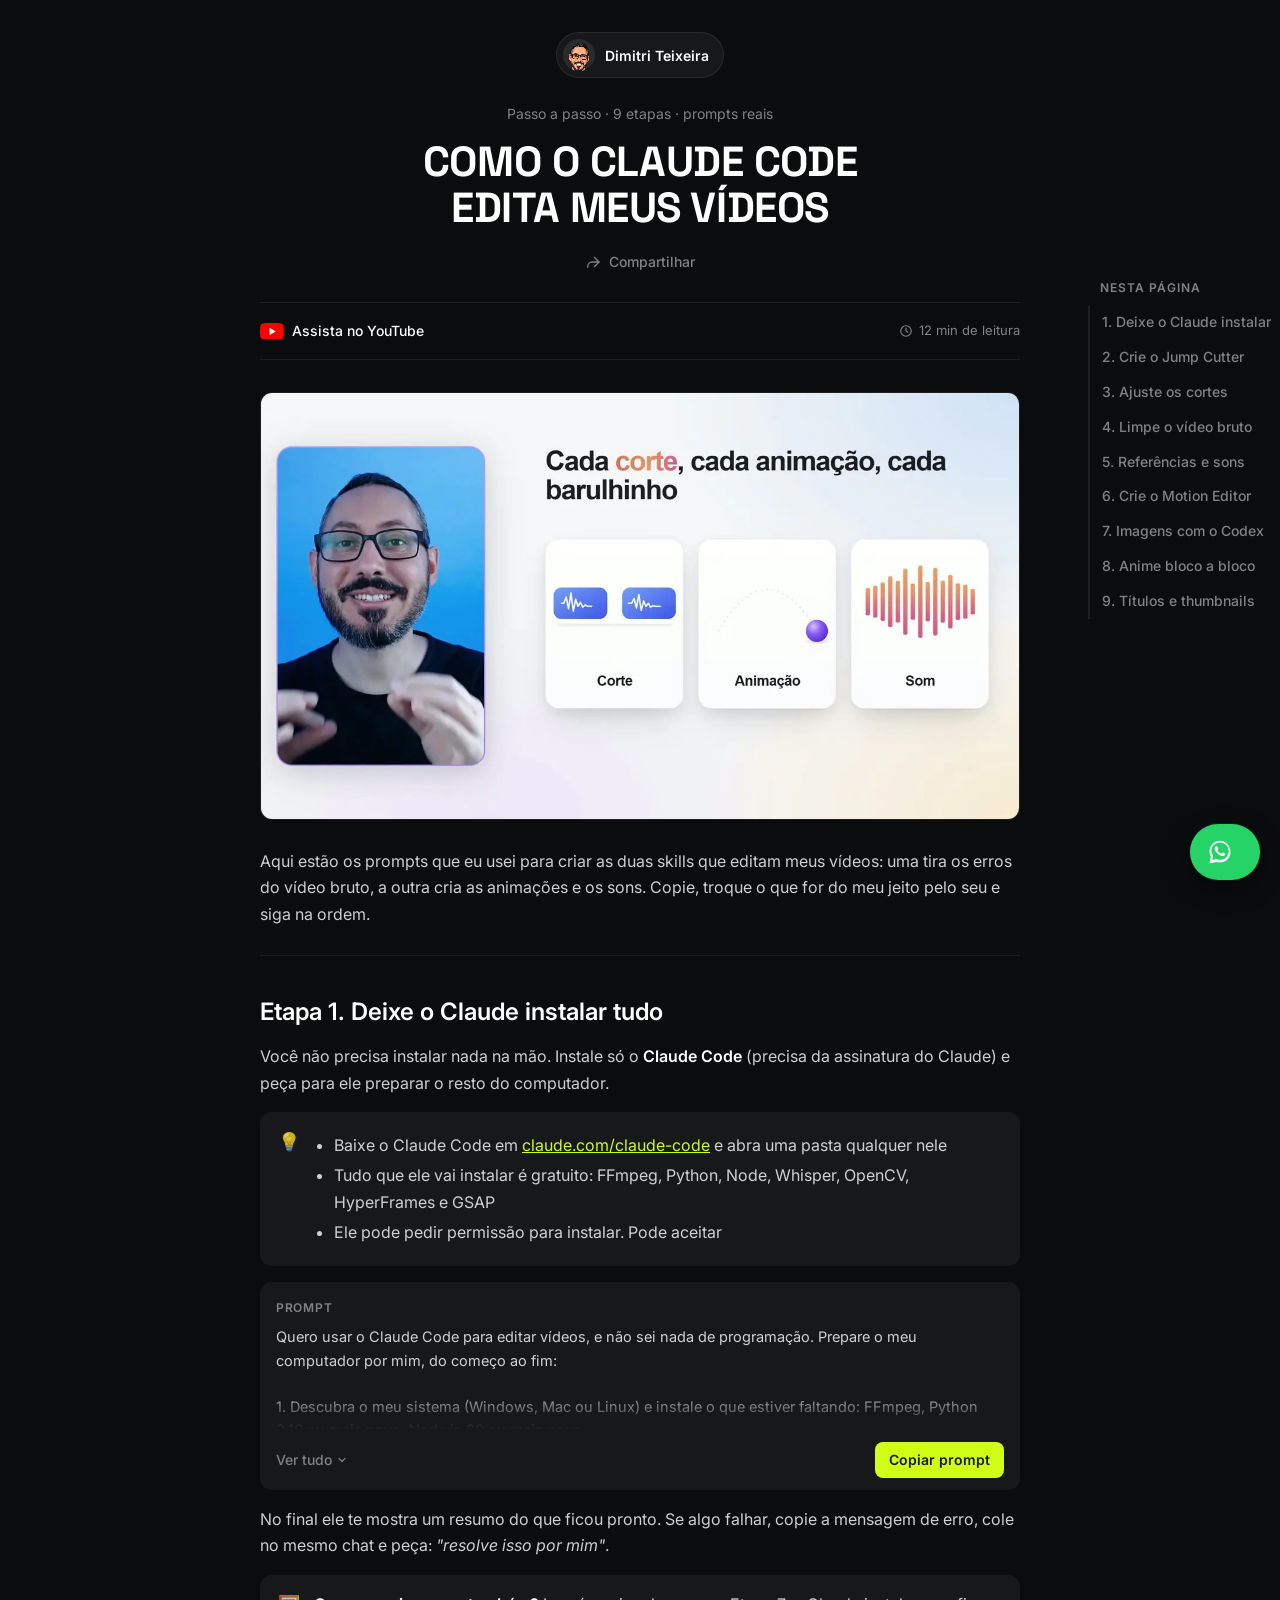
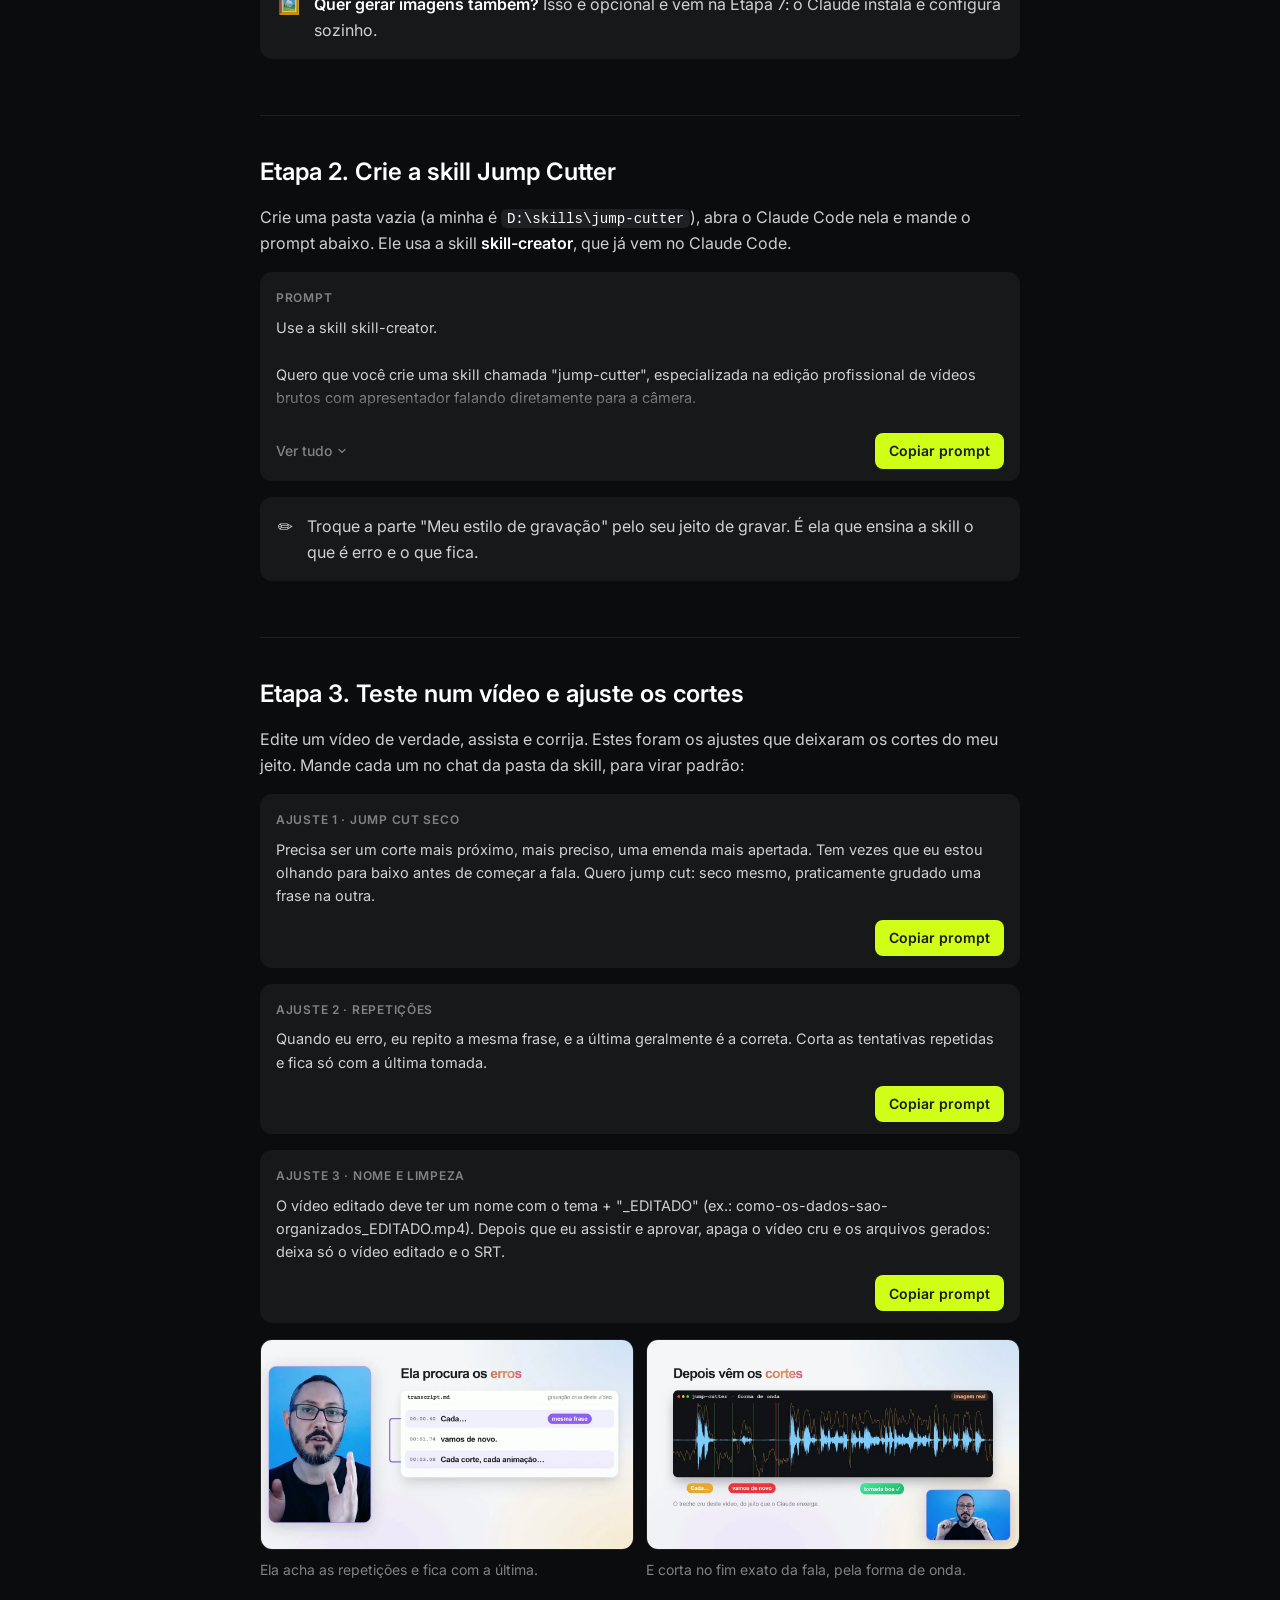
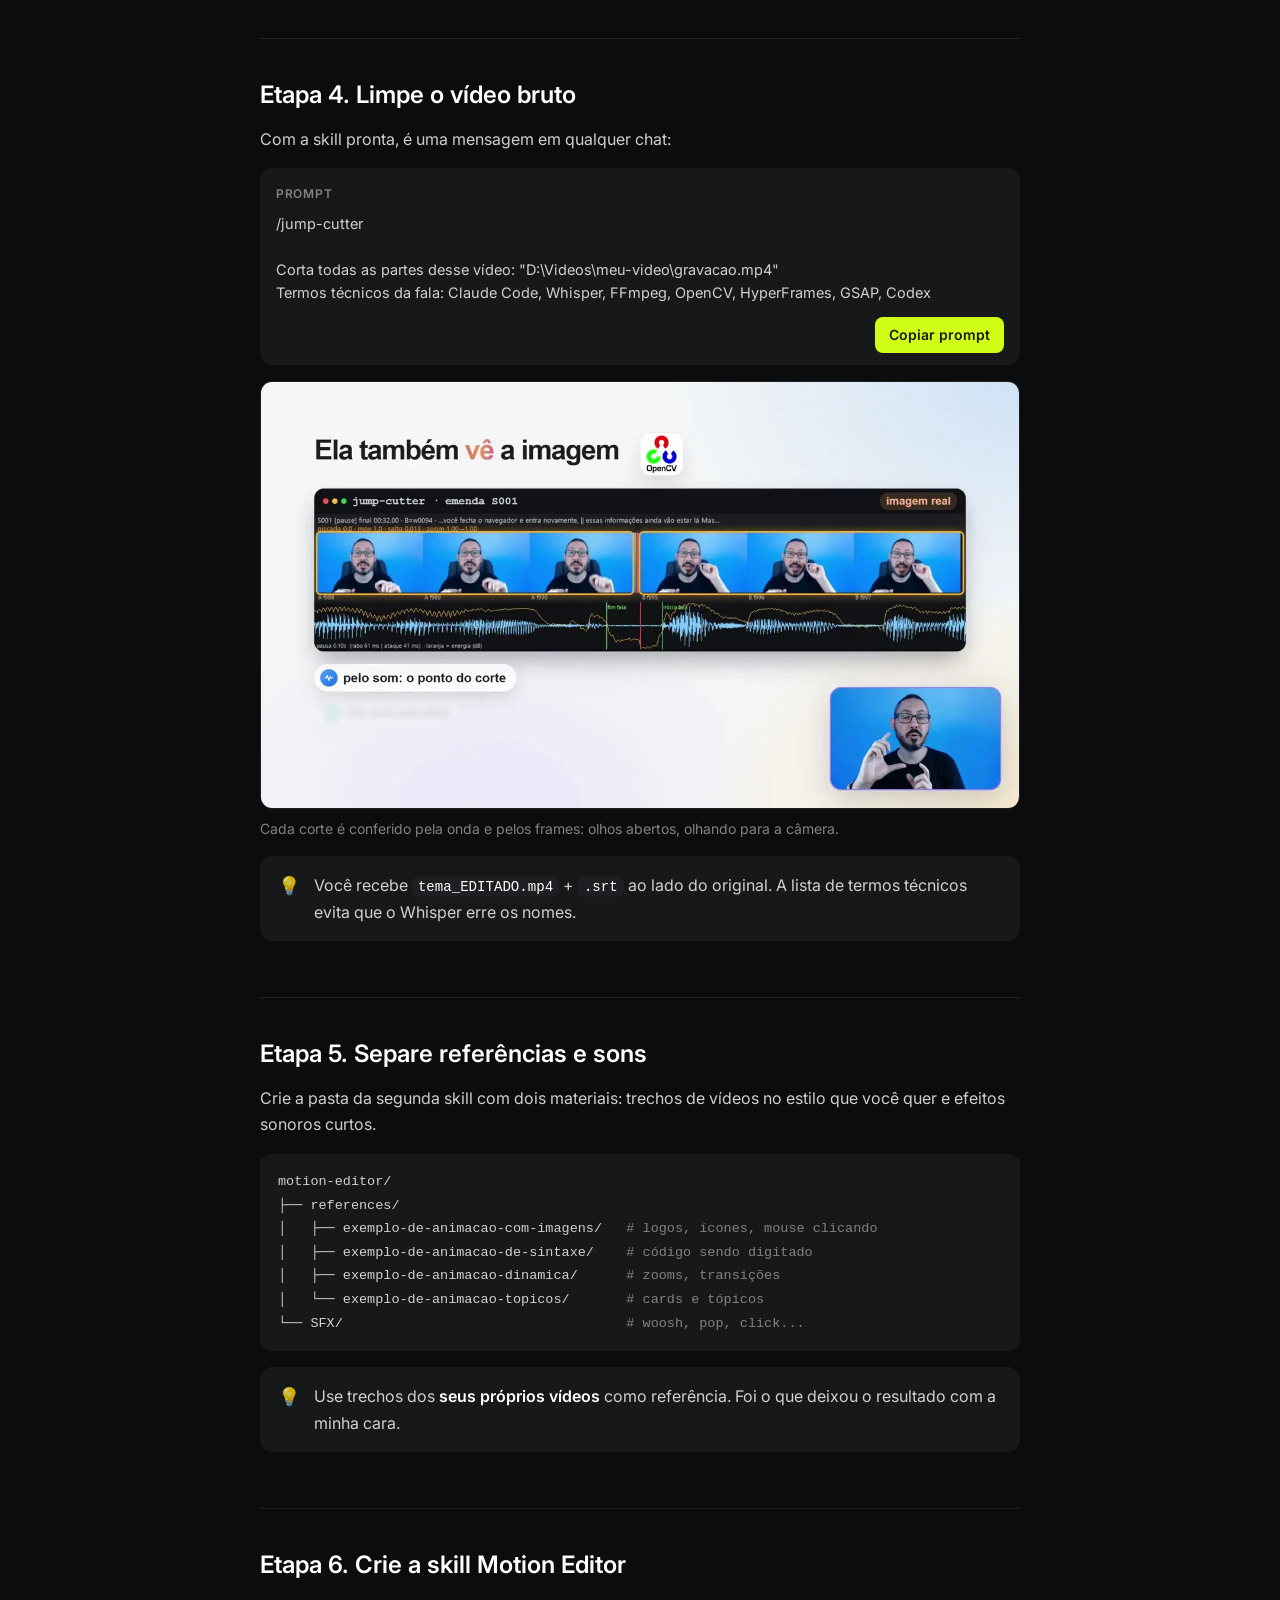
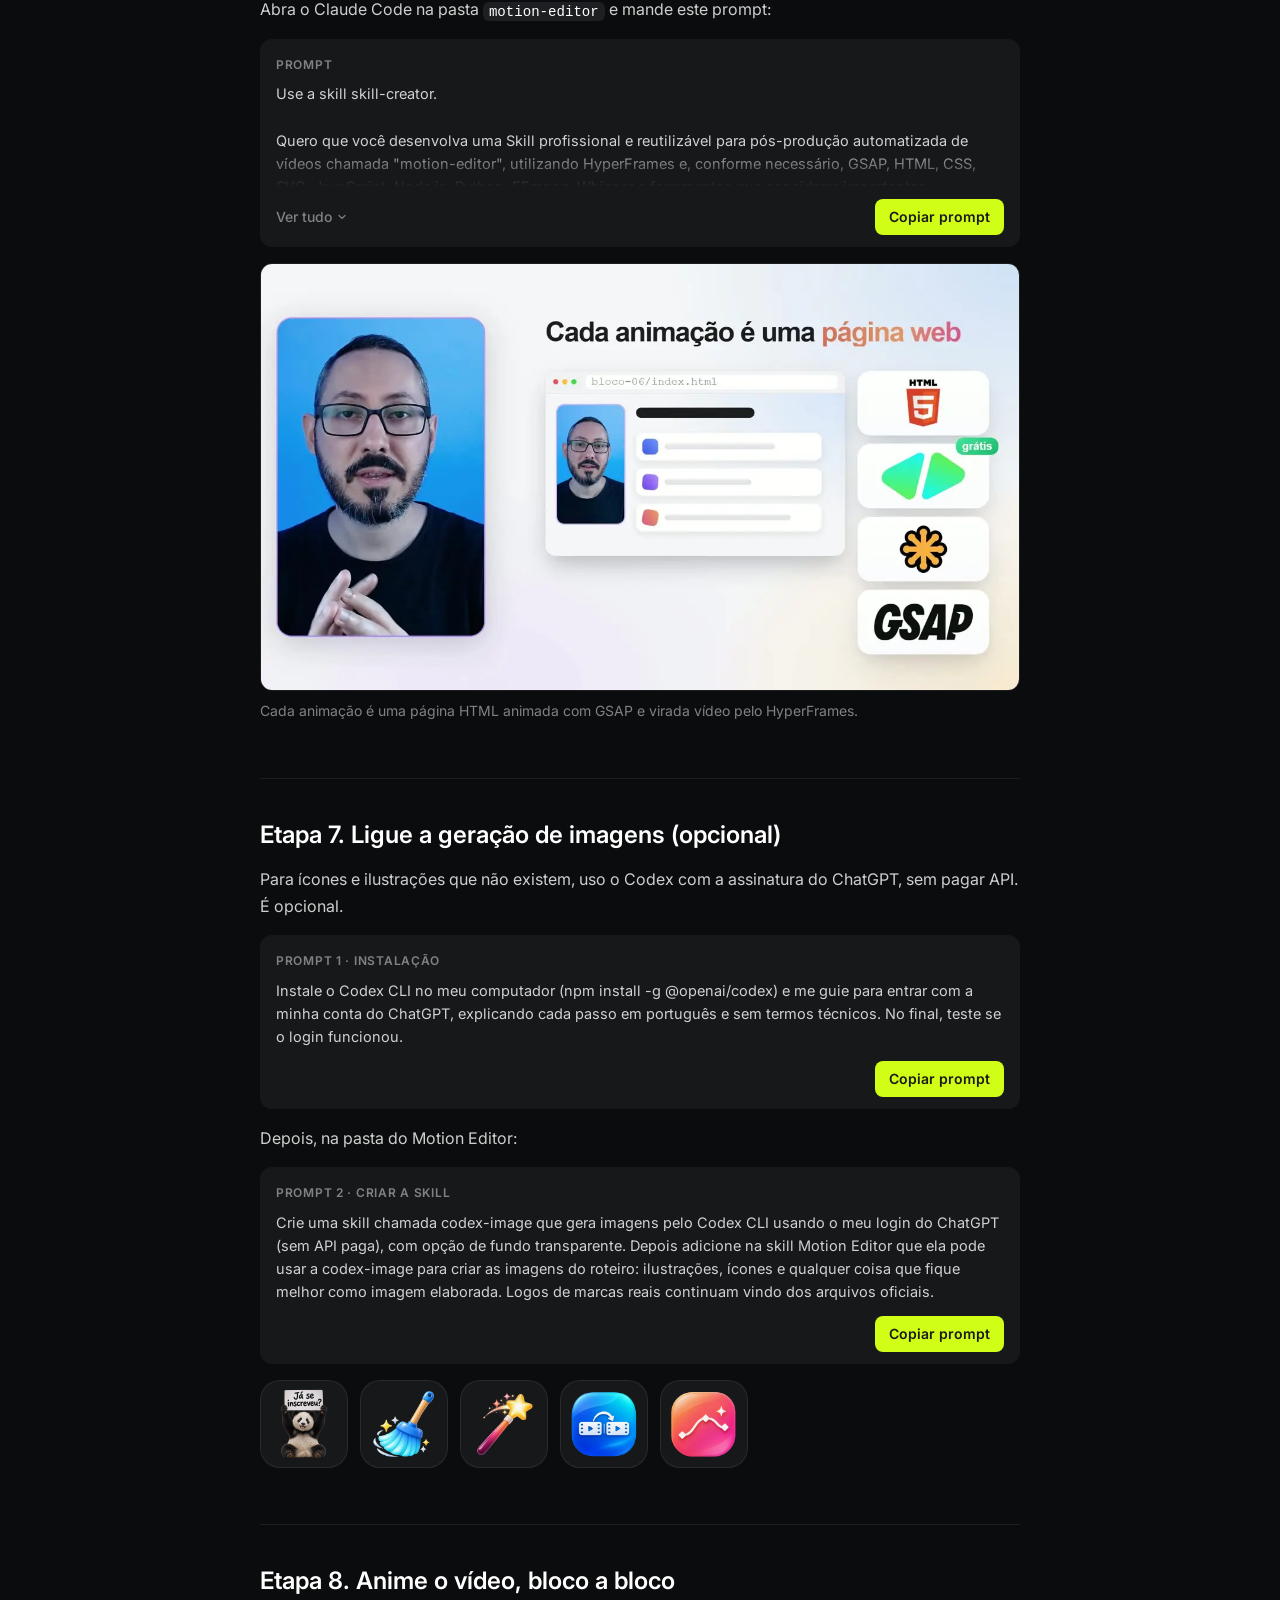
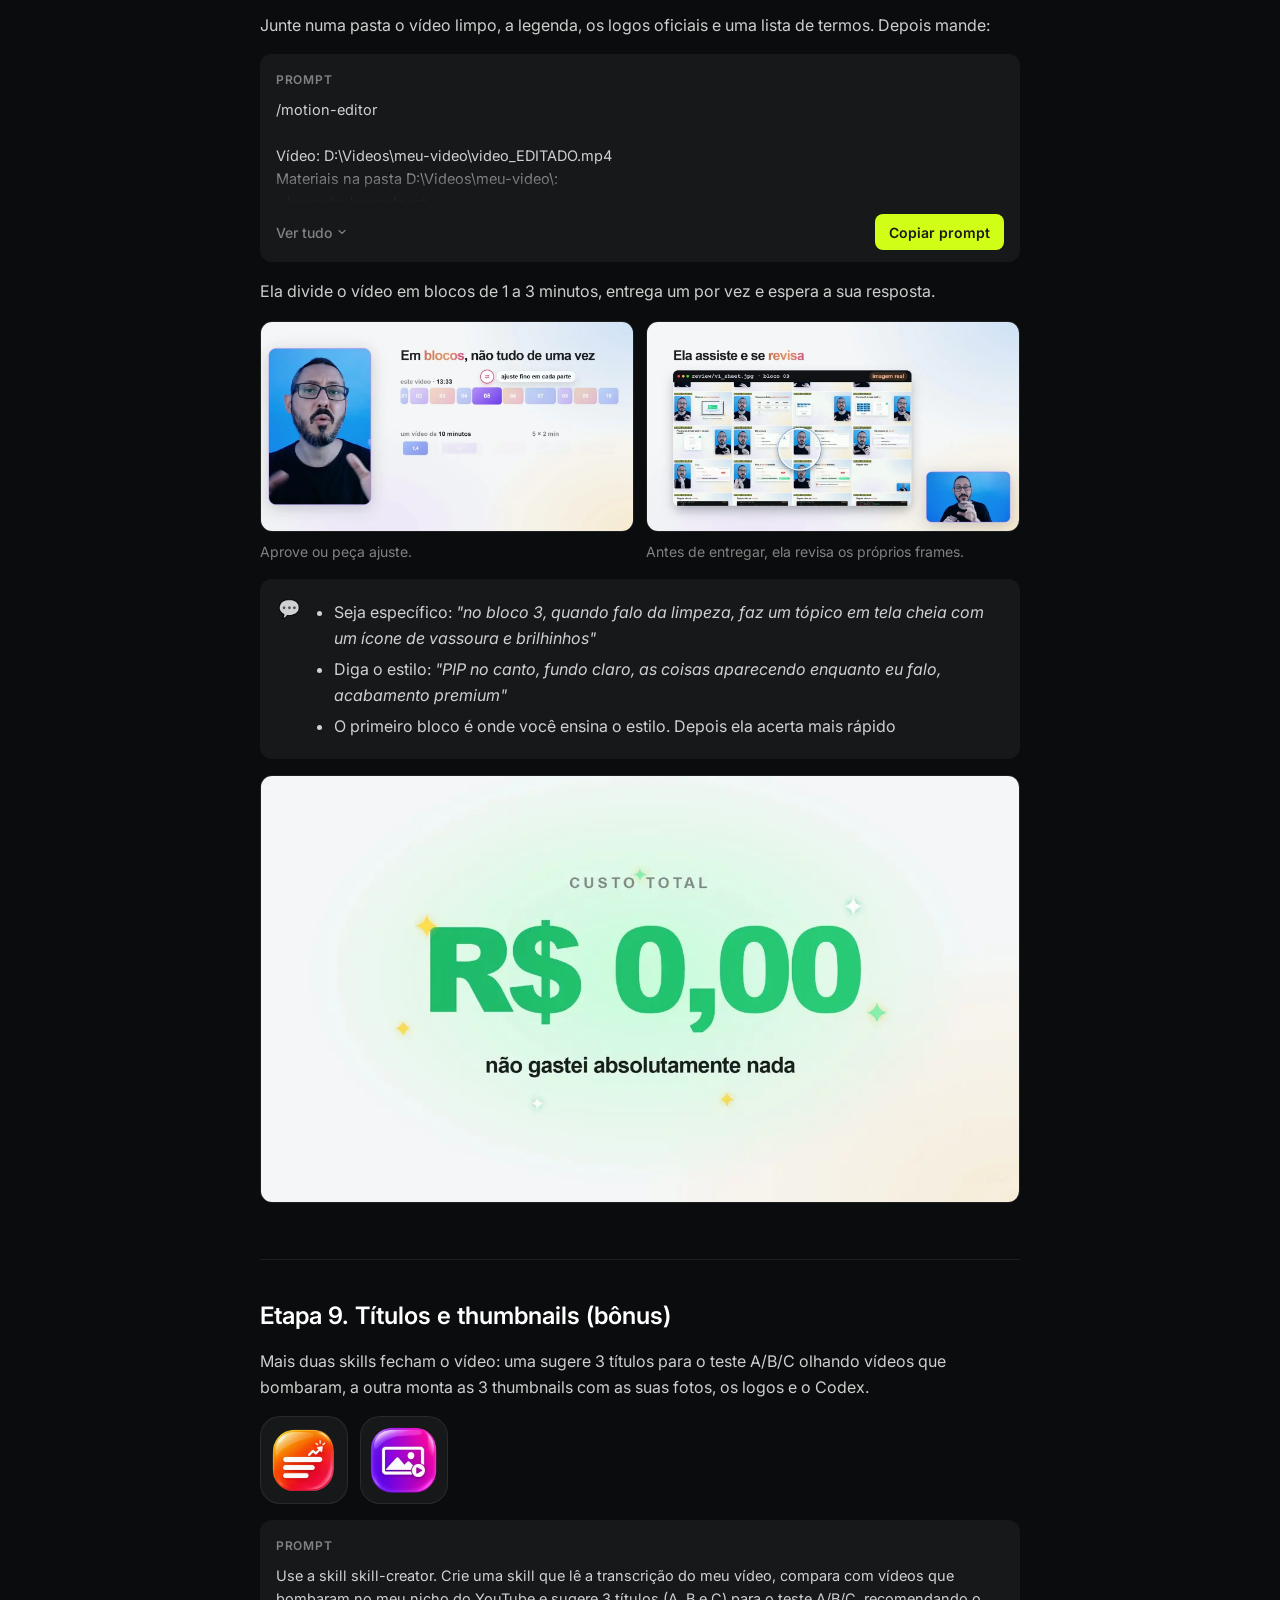
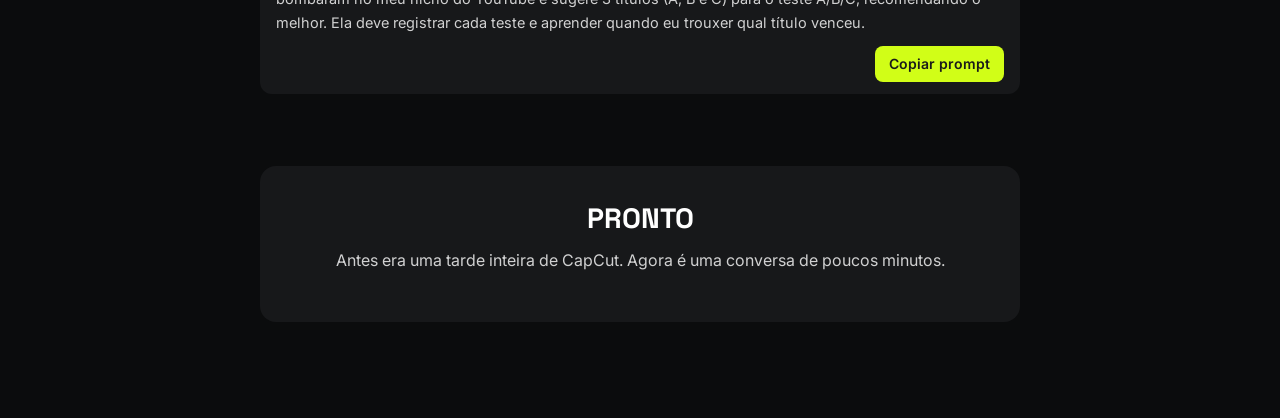
<file: editar-video-com-claude-code.html>
<!doctype html>
<html lang="pt-BR">
<head>
<meta charset="UTF-8" />
<meta name="viewport" content="width=device-width, initial-scale=1" />
<title>Claude Code Edita Vídeos</title>
<meta name="description" content="Passo a passo com os prompts reais para criar as skills Jump Cutter e Motion Editor e fazer o Claude Code editar seus vídeos." />
<meta name="author" content="Dimitri Teixeira" />
<meta name="robots" content="index, follow" />
<meta name="theme-color" content="#0B0C0D" />
<meta property="og:type" content="article" />
<meta property="og:locale" content="pt_BR" />
<meta property="og:site_name" content="Dimitri Teixeira" />
<meta property="og:title" content="Como o Claude Code edita meus vídeos" />
<meta property="og:description" content="Passo a passo com os prompts reais para criar as skills Jump Cutter e Motion Editor e fazer o Claude Code editar seus vídeos." />
<link rel="canonical" href="https://dimitriteixeira.github.io/editar-video-com-claude-code.html" />
<meta property="og:url" content="https://dimitriteixeira.github.io/editar-video-com-claude-code.html" />
<meta property="og:image" content="https://dimitriteixeira.github.io/og-editar-video-com-claude-code.jpg" />
<meta property="og:image:type" content="image/jpeg" />
<meta property="og:image:width" content="1200" />
<meta property="og:image:height" content="630" />
<meta property="og:image:alt" content="Dimitri Teixeira explicando como o Claude Code faz cortes, animações e sons em vídeos" />
<meta property="article:author" content="Dimitri Teixeira" />
<meta name="twitter:card" content="summary_large_image" />
<meta name="twitter:title" content="Como o Claude Code edita meus vídeos" />
<meta name="twitter:description" content="Passo a passo com os prompts reais para criar as skills Jump Cutter e Motion Editor e fazer o Claude Code editar seus vídeos." />
<meta name="twitter:image" content="https://dimitriteixeira.github.io/og-editar-video-com-claude-code.jpg" />
<link rel="icon" href="[data-uri]" />
<link rel="preconnect" href="https://fonts.googleapis.com" />
<link rel="preconnect" href="https://fonts.gstatic.com" crossorigin />
<link href="https://fonts.googleapis.com/css2?family=Inter:wght@400;500;600;700&family=Space+Grotesk:wght@700&display=swap" rel="stylesheet" />
<style>
  :root {
    --bg: #0B0C0D; --panel: #17181A; --panel-2: #1E1F22; --line: rgba(255,255,255,.08);
    --ink: #FFFFFF; --text: rgba(255,255,255,.8); --muted: #828282;
    --lime: #D1FE17; --lime-ink: #1A1A1A;
    --sans: "Inter", ui-sans-serif, system-ui, -apple-system, "Segoe UI", sans-serif;
    --display: "Space Grotesk", "Inter", ui-sans-serif, system-ui, sans-serif;
    --mono: ui-monospace, "SF Mono", "Cascadia Code", Consolas, monospace;
    color-scheme: dark;
  }
  * { box-sizing: border-box; }
  html { scroll-behavior: smooth; scroll-padding-top: 32px; }
  body { margin: 0; background: var(--bg); color: var(--text); font: 16px/1.65 var(--sans); -webkit-font-smoothing: antialiased; }
  img { display: block; max-width: 100%; height: auto; }
  a { color: var(--lime); }
  code { font: .88em var(--mono); background: var(--panel-2); padding: .12em .42em; border-radius: 6px; color: var(--ink); word-break: break-word; }
  strong { color: var(--ink); font-weight: 600; }

  .wrap { max-width: 720px; --w: 720px; margin: 0 auto; padding: 0 20px 96px; position: relative; }

  /* cabeçalho */
  .home { display: flex; width: fit-content; margin: 0 auto; align-items: center; gap: 10px; padding: 6px 14px 6px 6px; margin-top: 32px; border-radius: 999px;
    background: var(--panel); border: 1px solid var(--line); color: var(--ink); text-decoration: none; font: 600 14px var(--sans); transition: background .2s, transform .2s; }
  .home:hover { background: var(--panel-2); transform: translateY(-1px); }
  .home img { width: 32px; height: 32px; border-radius: 50%; background: #2A2B2E; image-rendering: pixelated; }
  .meta { text-align: center; color: var(--muted); font-size: 14px; padding-top: 24px; }
  h1 span { display: block; }
  h1 { font: 700 42px/1.1 var(--display); color: var(--ink); text-transform: uppercase; text-align: center; letter-spacing: -.01em; margin: 14px 0 30px; }
  .share { position: relative; display: flex; justify-content: center; margin: -14px 0 26px; }
  .share-btn { display: inline-flex; align-items: center; gap: 8px; background: none; border: 0; padding: 6px 10px; border-radius: 8px; color: var(--muted); font: 500 14px var(--sans); cursor: pointer; transition: color .2s, background .2s; }
  .share-btn:hover, .share-btn[aria-expanded="true"] { color: var(--ink); background: var(--panel); }
  .share-btn svg { width: 16px; height: 16px; }
  .share-menu { position: absolute; top: calc(100% + 6px); left: 50%; transform: translate(-50%, -4px); min-width: 220px; background: var(--panel-2); border: 1px solid var(--line); border-radius: 12px; padding: 6px;
    box-shadow: 0 18px 40px rgba(0,0,0,.5); opacity: 0; visibility: hidden; transition: opacity .15s, transform .15s, visibility .15s; z-index: 30; }
  .share-menu.on { opacity: 1; visibility: visible; transform: translate(-50%, 0); }
  .share-menu a, .share-menu button { display: flex; align-items: center; gap: 10px; width: 100%; padding: 9px 10px; border: 0; border-radius: 8px; background: none; color: var(--text); font: 500 14px var(--sans); text-decoration: none; cursor: pointer; text-align: left; }
  .share-menu a:hover, .share-menu button:hover { background: rgba(255,255,255,.06); color: var(--ink); }
  .share-menu svg { width: 18px; height: 18px; flex: none; }
  .share-menu hr { border: 0; border-top: 1px solid var(--line); margin: 6px 4px; }
  .byline { display: flex; align-items: center; gap: 12px; padding: 16px 0; border-top: 1px solid var(--line); border-bottom: 1px solid var(--line); }
  .byline .av { width: 32px; height: 32px; border-radius: 50%; background: #2A2B2E; display: flex; align-items: center; justify-content: center; font-weight: 700; font-size: 13px; color: var(--ink); overflow: hidden; }
  .byline .av img { width: 100%; height: 100%; object-fit: cover; }
  .byline b { color: var(--ink); font-weight: 500; font-size: 14px; }
  .byline .sp { flex: 1; }
  .byline .chip { font-size: 13px; color: var(--muted); display: inline-flex; align-items: center; gap: 6px; }
  .byline .chip, .byline .yt { white-space: nowrap; }
  .byline .yt { display: inline-flex; align-items: center; gap: 8px; color: var(--ink); font-weight: 500; font-size: 14px; text-decoration: none; transition: color .2s; }
  .byline .yt svg { width: 24px; height: auto; flex: none; transition: transform .2s; }
  .byline .yt:hover { color: #FF4D4D; }
  .byline .yt:hover svg { transform: scale(1.1); }
  .hero { margin: 32px 0 28px; border-radius: 12px; overflow: hidden; border: 1px solid var(--line); }
  .intro p { margin: 0 0 6px; }

  /* etapas */
  .step { padding: 40px 0 8px; border-top: 1px solid var(--line); margin-top: 32px; }
  .step:first-of-type { margin-top: 28px; }
  h2 { font: 600 24px/1.3 var(--sans); color: var(--ink); margin: 0 0 16px; }
  h3 { font: 600 18px/1.3 var(--sans); color: var(--ink); margin: 26px 0 12px; }
  p { margin: 12px 0; }
  ul { margin: 0; padding-left: 20px; } li { margin: 4px 0; }

  figure { margin: 16px 0; }
  figure img { border-radius: 12px; border: 1px solid var(--line); width: 100%; cursor: zoom-in; }
  figcaption { color: var(--muted); font-size: 14px; margin-top: 8px; }
  .duo { display: grid; grid-template-columns: 1fr 1fr; gap: 12px; margin: 16px 0; }
  .duo figure { margin: 0; }
  .icons { display: flex; gap: 12px; flex-wrap: wrap; margin: 16px 0; }
  .icons img { width: 88px; height: 88px; border-radius: 20px; background: var(--panel); border: 1px solid var(--line); padding: 8px; }

  .tip { display: flex; gap: 14px; background: var(--panel); border-radius: 12px; padding: 16px 18px; margin: 16px 0; }
  .tip .e { font-size: 18px; line-height: 1.5; }
  .tip ul, .tip p { margin: 0; }

  /* caixa de prompt */
  .prompt { background: var(--panel); border-radius: 12px; padding: 16px 16px 12px; margin: 16px 0; }
  .prompt .lbl { font-size: 12px; font-weight: 600; letter-spacing: .06em; text-transform: uppercase; color: var(--muted); margin-bottom: 8px; }
  .prompt pre { margin: 0; font: 14.5px/1.6 var(--sans); color: var(--text); white-space: pre-wrap; word-break: break-word; max-height: 7.2em; overflow: hidden; position: relative;
    -webkit-mask-image: linear-gradient(#000 60%, transparent); mask-image: linear-gradient(#000 60%, transparent); }
  .prompt.code pre { font: 14px/1.65 var(--mono); }
  .prompt.open pre, .prompt.short pre { max-height: none; -webkit-mask-image: none; mask-image: none; }
  .prompt .act { display: flex; align-items: center; gap: 8px; margin-top: 12px; }
  .prompt .act .sp { flex: 1; }
  .see { background: none; border: 0; color: var(--muted); font: 500 14px var(--sans); cursor: pointer; display: inline-flex; align-items: center; gap: 4px; padding: 6px 0; }
  .see:hover { color: var(--ink); }
  .see svg { transition: transform .2s; } .prompt.open .see svg { transform: rotate(180deg); }
  .prompt.short .see { visibility: hidden; }
  .btn { border: 0; border-radius: 8px; height: 36px; padding: 0 14px; font: 600 14px var(--sans); cursor: pointer; display: inline-flex; align-items: center; gap: 8px; }
  .btn.copy { background: var(--lime); color: var(--lime-ink); }
  .btn.copy:hover { filter: brightness(1.06); }
  .btn.copy.ok { background: #FFFFFF; }

  .tree { background: var(--panel); border-radius: 12px; padding: 16px 18px; font: 13.5px/1.75 var(--mono); color: var(--text); white-space: pre; overflow-x: auto; margin: 16px 0; }
  .tree i { color: var(--muted); font-style: normal; }

  .done { margin-top: 48px; text-align: center; padding: 36px 20px; background: var(--panel); border-radius: 16px; }
  .done h2 { font: 700 28px/1.2 var(--display); text-transform: uppercase; margin-bottom: 8px; }

  /* trilho das etapas (esquerda) */
  .rail { position: fixed; top: 50%; transform: translateY(-50%); left: max(16px, calc(50% - 360px - 72px)); display: flex; flex-direction: column; align-items: center; gap: 10px; z-index: 5; opacity: 0; transition: opacity .3s; }
  .rail.on { opacity: 1; }
  .rail .n { font: 600 13px var(--sans); color: var(--ink); margin-bottom: 4px; }
  .rail a { width: 4px; height: 12px; border-radius: 4px; background: rgba(255,255,255,.18); display: block; position: relative; transition: height .25s, background .25s; }
  .rail a.on { height: 24px; background: var(--ink); }
  .rail a.past { background: rgba(255,255,255,.45); }
  .rail a span { position: absolute; left: 16px; top: 50%; transform: translateY(-50%); white-space: nowrap; background: var(--panel-2); color: var(--ink); font: 500 13px var(--sans); padding: 5px 10px; border-radius: 8px; opacity: 0; pointer-events: none; transition: opacity .15s; }
  .rail a:hover span { opacity: 1; }
  .bar { position: fixed; top: 0; left: 0; height: 2px; background: var(--lime); width: 0; z-index: 10; }

  .lb { position: fixed; inset: 0; background: rgba(0,0,0,.88); display: none; align-items: center; justify-content: center; padding: 20px; z-index: 50; cursor: zoom-out; }
  .lb.on { display: flex; } .lb img { max-height: 100%; border-radius: 12px; }
  .toast { position: fixed; bottom: 24px; left: 50%; transform: translate(-50%, 16px); background: var(--lime); color: var(--lime-ink); font: 600 14px var(--sans); padding: 10px 16px; border-radius: 8px; opacity: 0; transition: .2s; z-index: 60; pointer-events: none; }
  .toast.on { opacity: 1; transform: translate(-50%, 0); }

  /* telas grandes: coluna mais larga + sumário à direita */
  .toc { display: none; }
  @media (min-width: 1280px) {
    .wrap { max-width: 800px; --w: 800px; }
    .rail { left: max(16px, calc(50% - 400px - 72px)); }
    .toc { display: block; position: fixed; top: 50%; transform: translateY(-50%); left: calc(50% + 400px + 48px); width: 230px; max-height: 80vh; overflow: auto; z-index: 5; }
    .toc .t { font: 600 12px var(--sans); letter-spacing: .08em; text-transform: uppercase; color: var(--muted); margin: 0 0 10px 12px; }
    .toc a { display: block; color: var(--muted); text-decoration: none; font: 500 14px/1.35 var(--sans); padding: 8px 12px; border-left: 2px solid var(--line); transition: color .2s, border-color .2s; }
    .toc a:hover { color: var(--ink); }
    .toc a.on { color: var(--ink); border-left-color: var(--lime); }
  }
  @media (min-width: 1600px) {
    .wrap { max-width: 860px; --w: 860px; }
    .rail { left: max(16px, calc(50% - 430px - 72px)); }
    .toc { left: calc(50% + 430px + 56px); width: 260px; }
    body { font-size: 17px; }
  }
  /* botão flutuante do WhatsApp */
  .wa { position: fixed; right: 20px; bottom: 20px; z-index: 40; display: flex; align-items: center; gap: 10px; background: #25D366; color: #fff; text-decoration: none; height: 56px; padding: 0 16px; border-radius: 999px; box-shadow: 0 8px 24px rgba(0,0,0,.45), 0 0 0 1px rgba(255,255,255,.08); font: 600 15px var(--sans); transition: transform .2s, box-shadow .2s; }
  .wa:hover { transform: translateY(-2px); box-shadow: 0 12px 28px rgba(37,211,102,.35), 0 0 0 1px rgba(255,255,255,.12); }
  .wa svg { width: 28px; height: 28px; flex: none; }
  .wa span { max-width: 0; overflow: hidden; white-space: nowrap; transition: max-width .3s ease; }
  .wa:hover span, .wa:focus-visible span { max-width: 190px; }
  @media (max-width: 560px) { .wa { right: 14px; bottom: 14px; width: 54px; height: 54px; padding: 0; justify-content: center; } .wa span { display: none; } }
  @media print { .wa { display: none; } }
  @media (max-width: 900px) { .rail { display: none; } }
  @media (max-width: 560px) {
    h1 { font-size: 30px; } h1 span { display: inline; } .meta { padding-top: 20px; } .home { margin-top: 24px; }
    .duo { grid-template-columns: 1fr; }
  }
</style>
</head>
<body>
<div class="bar" id="bar"></div>

<nav class="rail" id="rail" aria-label="Etapas">
  <div class="n" id="railn">01</div>
  <a href="#e1"><span>1. Deixe o Claude instalar</span></a>
  <a href="#e2"><span>2. Crie o Jump Cutter</span></a>
  <a href="#e3"><span>3. Ajuste os cortes</span></a>
  <a href="#e4"><span>4. Limpe o vídeo bruto</span></a>
  <a href="#e5"><span>5. Referências e sons</span></a>
  <a href="#e6"><span>6. Crie o Motion Editor</span></a>
  <a href="#e7"><span>7. Imagens com o Codex</span></a>
  <a href="#e8"><span>8. Anime bloco a bloco</span></a>
  <a href="#e9"><span>9. Títulos e thumbnails</span></a>
</nav>

<aside class="toc" id="toc" aria-label="Nesta página">
  <div class="t">Nesta página</div>
  <a href="#e1">1. Deixe o Claude instalar</a>
  <a href="#e2">2. Crie o Jump Cutter</a>
  <a href="#e3">3. Ajuste os cortes</a>
  <a href="#e4">4. Limpe o vídeo bruto</a>
  <a href="#e5">5. Referências e sons</a>
  <a href="#e6">6. Crie o Motion Editor</a>
  <a href="#e7">7. Imagens com o Codex</a>
  <a href="#e8">8. Anime bloco a bloco</a>
  <a href="#e9">9. Títulos e thumbnails</a>
</aside>

<div class="wrap">
  <a class="home" href="index.html" aria-label="Voltar para a página inicial"><img src="assets/imgs/dimitri-pixel.webp" alt="" width="32" height="32" />Dimitri Teixeira</a>
  <div class="meta">Passo a passo · 9 etapas · prompts reais</div>
  <h1><span>Como o Claude Code</span> <span>edita meus vídeos</span></h1>
  <div class="share">
    <button class="share-btn" id="shareBtn" type="button" aria-haspopup="true" aria-expanded="false" aria-controls="shareMenu">
      <svg viewBox="0 0 24 24" fill="none" stroke="currentColor" stroke-width="2" stroke-linecap="round" stroke-linejoin="round" aria-hidden="true"><path d="M14 5l7 7-7 7"/><path d="M21 12H11a7 7 0 0 0-7 7v1"/></svg>
      Compartilhar
    </button>
    <div class="share-menu" id="shareMenu" role="menu">
      <a role="menuitem" data-net="whatsapp" target="_blank" rel="noopener"><svg viewBox="0 0 24 24" aria-hidden="true"><path fill="#25D366" d="M12.04 2C6.58 2 2.13 6.45 2.13 11.91c0 1.75.46 3.45 1.32 4.95L2.05 22l5.25-1.38a9.9 9.9 0 0 0 4.74 1.21c5.46 0 9.91-4.45 9.91-9.91S17.5 2 12.04 2Zm5.8 14.13c-.24.68-1.42 1.3-1.95 1.35-.5.05-1.13.07-1.82-.11-.42-.13-.96-.31-1.65-.61-2.9-1.25-4.79-4.17-4.94-4.36-.14-.19-1.18-1.57-1.18-3s.75-2.13 1.02-2.42c.26-.29.58-.36.77-.36h.55c.18 0 .42-.07.66.5.24.58.82 2 .89 2.15.07.14.12.31.02.5-.1.19-.14.31-.29.48-.14.17-.3.38-.43.5-.14.14-.29.3-.13.59.17.29.74 1.22 1.59 1.98 1.09.97 2.01 1.27 2.3 1.42.29.14.46.12.62-.07.17-.19.72-.84.91-1.13.19-.29.38-.24.65-.14.26.1 1.68.79 1.97.94.29.14.48.22.55.34.07.12.07.7-.17 1.37Z"/></svg>WhatsApp</a>
      <a role="menuitem" data-net="telegram" target="_blank" rel="noopener"><svg viewBox="0 0 24 24" aria-hidden="true"><path fill="#29A9EB" d="M21.94 4.3 18.9 18.65c-.23 1.01-.83 1.26-1.68.79l-4.64-3.42-2.24 2.16c-.25.25-.46.46-.94.46l.33-4.73 8.6-7.77c.37-.33-.08-.52-.58-.19L7.11 12.64 2.53 11.2c-1-.31-1.01-1 .21-1.48L20.6 2.84c.83-.31 1.56.19 1.34 1.46Z"/></svg>Telegram</a>
      <a role="menuitem" data-net="x" target="_blank" rel="noopener"><svg viewBox="0 0 24 24" aria-hidden="true"><path fill="#FFFFFF" d="M17.75 3h3.07l-6.71 7.67L22 21h-6.18l-4.84-6.33L5.44 21H2.37l7.18-8.2L2 3h6.34l4.37 5.78L17.75 3Zm-1.08 16.18h1.7L7.4 4.73H5.58l11.09 14.45Z"/></svg>X (Twitter)</a>
      <a role="menuitem" data-net="linkedin" target="_blank" rel="noopener"><svg viewBox="0 0 24 24" aria-hidden="true"><path fill="#0A66C2" d="M20.45 20.45h-3.56v-5.57c0-1.33-.02-3.04-1.85-3.04-1.85 0-2.13 1.45-2.13 2.94v5.67H9.35V9h3.41v1.56h.05c.48-.9 1.64-1.85 3.37-1.85 3.6 0 4.27 2.37 4.27 5.46v6.28ZM5.34 7.43a2.06 2.06 0 1 1 0-4.13 2.06 2.06 0 0 1 0 4.13ZM7.12 20.45H3.56V9h3.56v11.45ZM22.22 0H1.77C.79 0 0 .77 0 1.73v20.54C0 23.23.79 24 1.77 24h20.45c.98 0 1.78-.77 1.78-1.73V1.73C24 .77 23.2 0 22.22 0Z"/></svg>LinkedIn</a>
      <a role="menuitem" data-net="facebook" target="_blank" rel="noopener"><svg viewBox="0 0 24 24" aria-hidden="true"><path fill="#1877F2" d="M24 12.07C24 5.41 18.63 0 12 0S0 5.4 0 12.07C0 18.1 4.39 23.1 10.13 24v-8.44H7.08v-3.49h3.04V9.41c0-3.02 1.8-4.7 4.54-4.7 1.31 0 2.68.24 2.68.24v2.97h-1.5c-1.5 0-1.96.93-1.96 1.89v2.26h3.33l-.53 3.5h-2.8V24C19.62 23.1 24 18.1 24 12.07Z"/></svg>Facebook</a>
      <a role="menuitem" data-net="email"><svg viewBox="0 0 24 24" aria-hidden="true"><path fill="#B3B3B3" d="M3 5h18a1 1 0 0 1 1 1v12a1 1 0 0 1-1 1H3a1 1 0 0 1-1-1V6a1 1 0 0 1 1-1Zm1 2.2V17h16V7.2l-8 5.3-8-5.3ZM5.3 7 12 11.4 18.7 7H5.3Z"/></svg>E-mail</a>
      <hr />
      <button role="menuitem" type="button" data-net="copy"><svg viewBox="0 0 24 24" aria-hidden="true"><path fill="#D1FE17" d="M10.6 13.4a1 1 0 0 1 0-1.4l3.5-3.5a1 1 0 1 1 1.4 1.4L12 13.4a1 1 0 0 1-1.4 0ZM8.5 20a4.5 4.5 0 0 1-3.2-7.7l2.5-2.5a1 1 0 0 1 1.4 1.4l-2.5 2.5a2.5 2.5 0 0 0 3.5 3.5l2.5-2.5a1 1 0 0 1 1.4 1.4l-2.5 2.5A4.5 4.5 0 0 1 8.5 20Zm7.6-5.8a1 1 0 0 1-.7-1.7l2.5-2.5a2.5 2.5 0 0 0-3.5-3.5l-2.5 2.5a1 1 0 1 1-1.4-1.4L13 5.1a4.5 4.5 0 0 1 6.4 6.4l-2.5 2.5a1 1 0 0 1-.8.2Z"/></svg>Copiar link</button>
      <button role="menuitem" type="button" data-net="native" hidden><svg viewBox="0 0 24 24" aria-hidden="true"><path fill="#B3B3B3" d="M6 10a2 2 0 1 1 0 4 2 2 0 0 1 0-4Zm6 0a2 2 0 1 1 0 4 2 2 0 0 1 0-4Zm6 0a2 2 0 1 1 0 4 2 2 0 0 1 0-4Z"/></svg>Mais opções</button>
    </div>
  </div>
  <div class="byline">
    <a class="yt" href="https://www.youtube.com/watch?v=A99SUUq-5kk" target="_blank" rel="noopener">
      <svg viewBox="0 0 28.57 20" aria-hidden="true"><path fill="#FF0000" d="M27.973 3.123A3.578 3.578 0 0 0 25.447.597C23.22 0 14.285 0 14.285 0S5.35 0 3.123.597A3.578 3.578 0 0 0 .597 3.123C0 5.35 0 10 0 10s0 4.65.597 6.877a3.578 3.578 0 0 0 2.526 2.526C5.35 20 14.285 20 14.285 20s8.935 0 11.162-.597a3.578 3.578 0 0 0 2.526-2.526C28.57 14.65 28.57 10 28.57 10s-.002-4.65-.597-6.877Z"/><path fill="#fff" d="M11.43 14.286 18.854 10 11.43 5.714v8.572Z"/></svg>
      Assista no YouTube
    </a>
    <span class="sp"></span>
    <span class="chip read"><svg viewBox="0 0 24 24" width="14" height="14" fill="none" stroke="currentColor" stroke-width="2" stroke-linecap="round" aria-hidden="true"><circle cx="12" cy="12" r="9"/><path d="M12 7v5l3 2"/></svg>12 min de leitura</span>
  </div>
  <div class="hero"><img src="assets/imgs/editar-video/capa.webp" width="1280" height="720" fetchpriority="high" decoding="async" alt="Vídeo editado pelo Claude Code" /></div>
  <div class="intro">
    <p>Aqui estão os prompts que eu usei para criar as duas skills que editam meus vídeos: uma tira os erros do vídeo bruto, a outra cria as animações e os sons. Copie, troque o que for do meu jeito pelo seu e siga na ordem.</p>
  </div>

  <!-- 1 -->
  <section class="step" id="e1">
    <h2>Etapa 1. Deixe o Claude instalar tudo</h2>
    <p>Você não precisa instalar nada na mão. Instale só o <strong>Claude Code</strong> (precisa da assinatura do Claude) e peça para ele preparar o resto do computador.</p>
    <div class="tip"><span class="e">💡</span><ul>
      <li>Baixe o Claude Code em <a href="https://claude.com/claude-code" target="_blank" rel="noopener">claude.com/claude-code</a> e abra uma pasta qualquer nele</li>
      <li>Tudo que ele vai instalar é gratuito: FFmpeg, Python, Node, Whisper, OpenCV, HyperFrames e GSAP</li>
      <li>Ele pode pedir permissão para instalar. Pode aceitar</li>
    </ul></div>
    <div class="prompt"><div class="lbl">Prompt</div><pre>Quero usar o Claude Code para editar vídeos, e não sei nada de programação. Prepare o meu computador por mim, do começo ao fim:

1. Descubra o meu sistema (Windows, Mac ou Linux) e instale o que estiver faltando: FFmpeg, Python 3.10 ou mais novo, Node.js 20 ou mais novo.
2. Instale as bibliotecas de Python: faster-whisper, numpy e opencv-python-headless na versão MENOR que 5 (a versão 5 não tem a detecção de rosto de que vou precisar).
3. Instale as skills oficiais do HyperFrames: hyperframes, hyperframes-cli e hyperframes-registry.
4. Teste cada ferramenta e me mostre uma lista simples: o que já estava instalado, o que você instalou e se está tudo funcionando.

Fale comigo em português, sem termos técnicos. Se algo precisar da minha ação, me diga exatamente o que clicar ou digitar. Não apague nem altere nada que já exista no computador.</pre>
      <div class="act"><button class="see">Ver tudo <svg width="12" height="12" viewBox="0 0 24 24"><path d="M6 9l6 6 6-6" fill="none" stroke="currentColor" stroke-width="2.4" stroke-linecap="round"/></svg></button><span class="sp"></span><button class="btn copy">Copiar prompt</button></div></div>
    <p>No final ele te mostra um resumo do que ficou pronto. Se algo falhar, copie a mensagem de erro, cole no mesmo chat e peça: <em>"resolve isso por mim"</em>.</p>
    <div class="tip"><span class="e">🖼️</span><p><strong>Quer gerar imagens também?</strong> Isso é opcional e vem na Etapa 7: o Claude instala e configura sozinho.</p></div>
  </section>

  <!-- 2 -->
  <section class="step" id="e2">
    <h2>Etapa 2. Crie a skill Jump Cutter</h2>
    <p>Crie uma pasta vazia (a minha é <code>D:\skills\jump-cutter</code>), abra o Claude Code nela e mande o prompt abaixo. Ele usa a skill <strong>skill-creator</strong>, que já vem no Claude Code.</p>
    <div class="prompt"><div class="lbl">Prompt</div><pre>Use a skill skill-creator.

Quero que você crie uma skill chamada "jump-cutter", especializada na edição profissional de vídeos brutos com apresentador falando diretamente para a câmera.

Objetivo:

Transformar gravações contínuas em vídeos com cortes limpos, ritmo agradável e aparência natural, preservando o conteúdo e o estilo original do apresentador.

A skill deve atuar como um editor de vídeos experiente, tomando decisões com base no conteúdo da fala, na análise do áudio e na continuidade visual.

Meu estilo de gravação:

Normalmente, gravo vídeos de forma contínua, sem interromper a gravação quando cometo erros.

Quando erro alguma palavra ou frase, simplesmente repito aquele trecho até conseguir uma tomada satisfatória.

Por isso, a skill precisa identificar essas tentativas, descartar os erros e manter as melhores versões, reconstruindo uma fala contínua e coerente.

Regra principal: precisão dos cortes!
Esta é a regra mais importante de toda a edição.
Os cortes devem ser feitos observando cuidadosamente a forma de onda do áudio e os frames do vídeo.

* Fim do trecho: cortar o mais próximo possível do final real da fala, sem eliminar fonemas ou terminações das palavras.
* Início do próximo trecho: começar próximo do primeiro som da fala seguinte, sem deixar silêncios desnecessários.
* Emenda: unir os trechos de maneira que o áudio tenha continuidade e a conversa pareça natural.
* Continuidade visual: observar os frames próximos dos cortes e dar preferência aos momentos em que estou olhando diretamente para a câmera, evitando cortes durante movimentos bruscos, piscadas ou expressões estranhas.

O áudio deve orientar a precisão do corte, mas a imagem também precisa ser considerada.
Não aplicar margens fixas ou cortes automáticos cegamente. Cada transição deve ser analisada conforme o contexto.
Processo de edição
Siga este fluxo de trabalho:

1. Transcrição e compreensão: transcrever e analisar a gravação, compreendendo o conteúdo e identificando erros, repetições, pausas e retomadas de fala.
2. Seleção dos melhores takes: identificar tentativas repetidas, eliminar versões descartadas e escolher as melhores tomadas, preservando o sentido da explicação.
3. Limpeza de silêncios: remover intervalos desnecessários entre falas, mas preservar pausas naturais que contribuam para a compreensão e o ritmo.
4. Refinamento dos cortes: ajustar cada ponto de entrada e saída com precisão de frames, analisando o áudio e verificando possíveis estalos, palavras cortadas ou transições artificiais.
5. Continuidade visual: identificar saltos visuais desagradáveis. Quando necessário, utilizar pequenos ajustes de enquadramento ou elementos de apoio disponíveis, sem exageros e sem comprometer a naturalidade.
6. Revisão final: primeiro revisar o vídeo visualmente, observando os cortes e movimentos. Depois, revisar apenas ouvindo o áudio, verificando fluidez, pausas, ritmo e continuidade.


Desenvolva a skill para executar esse processo de forma automatizada, utilizando as ferramentas e bibliotecas mais adequadas para análise de áudio, transcrição, inspeção de frames e edição de vídeo.

O objetivo final é reproduzir o trabalho de um editor humano cuidadoso, e não simplesmente executar uma ferramenta de remoção automática de silêncios.</pre>
      <div class="act"><button class="see">Ver tudo <svg width="12" height="12" viewBox="0 0 24 24"><path d="M6 9l6 6 6-6" fill="none" stroke="currentColor" stroke-width="2.4" stroke-linecap="round"/></svg></button><span class="sp"></span><button class="btn copy">Copiar prompt</button></div></div>
    <div class="tip"><span class="e">✏️</span><p>Troque a parte "Meu estilo de gravação" pelo seu jeito de gravar. É ela que ensina a skill o que é erro e o que fica.</p></div>
  </section>

  <!-- 3 -->
  <section class="step" id="e3">
    <h2>Etapa 3. Teste num vídeo e ajuste os cortes</h2>
    <p>Edite um vídeo de verdade, assista e corrija. Estes foram os ajustes que deixaram os cortes do meu jeito. Mande cada um no chat da pasta da skill, para virar padrão:</p>
    <div class="prompt short"><div class="lbl">Ajuste 1 · jump cut seco</div><pre>Precisa ser um corte mais próximo, mais preciso, uma emenda mais apertada. Tem vezes que eu estou olhando para baixo antes de começar a fala. Quero jump cut: seco mesmo, praticamente grudado uma frase na outra.</pre>
      <div class="act"><button class="see">Ver tudo</button><span class="sp"></span><button class="btn copy">Copiar prompt</button></div></div>
    <div class="prompt short"><div class="lbl">Ajuste 2 · repetições</div><pre>Quando eu erro, eu repito a mesma frase, e a última geralmente é a correta. Corta as tentativas repetidas e fica só com a última tomada.</pre>
      <div class="act"><button class="see">Ver tudo</button><span class="sp"></span><button class="btn copy">Copiar prompt</button></div></div>
    <div class="prompt short"><div class="lbl">Ajuste 3 · nome e limpeza</div><pre>O vídeo editado deve ter um nome com o tema + "_EDITADO" (ex.: como-os-dados-sao-organizados_EDITADO.mp4). Depois que eu assistir e aprovar, apaga o vídeo cru e os arquivos gerados: deixa só o vídeo editado e o SRT.</pre>
      <div class="act"><button class="see">Ver tudo</button><span class="sp"></span><button class="btn copy">Copiar prompt</button></div></div>
    <div class="duo">
      <figure><img src="assets/imgs/editar-video/imagem-02.webp" width="1280" height="720" loading="lazy" decoding="async" alt="Tentativas repetidas na transcrição" data-lb /><figcaption>Ela acha as repetições e fica com a última.</figcaption></figure>
      <figure><img src="assets/imgs/editar-video/imagem-03.webp" width="1280" height="720" loading="lazy" decoding="async" alt="Forma de onda real com o ponto de corte" data-lb /><figcaption>E corta no fim exato da fala, pela forma de onda.</figcaption></figure>
    </div>
  </section>

  <!-- 4 -->
  <section class="step" id="e4">
    <h2>Etapa 4. Limpe o vídeo bruto</h2>
    <p>Com a skill pronta, é uma mensagem em qualquer chat:</p>
    <div class="prompt short"><div class="lbl">Prompt</div><pre>/jump-cutter

Corta todas as partes desse vídeo: "D:\Videos\meu-video\gravacao.mp4"
Termos técnicos da fala: Claude Code, Whisper, FFmpeg, OpenCV, HyperFrames, GSAP, Codex</pre>
      <div class="act"><button class="see">Ver tudo</button><span class="sp"></span><button class="btn copy">Copiar prompt</button></div></div>
    <figure><img src="assets/imgs/editar-video/imagem-04.webp" width="1280" height="720" loading="lazy" decoding="async" alt="Folha de emenda com frames e forma de onda" data-lb /><figcaption>Cada corte é conferido pela onda e pelos frames: olhos abertos, olhando para a câmera.</figcaption></figure>
    <div class="tip"><span class="e">💡</span><p>Você recebe <code>tema_EDITADO.mp4</code> + <code>.srt</code> ao lado do original. A lista de termos técnicos evita que o Whisper erre os nomes.</p></div>
  </section>

  <!-- 5 -->
  <section class="step" id="e5">
    <h2>Etapa 5. Separe referências e sons</h2>
    <p>Crie a pasta da segunda skill com dois materiais: trechos de vídeos no estilo que você quer e efeitos sonoros curtos.</p>
    <div class="tree">motion-editor/
├── references/
│   ├── exemplo-de-animacao-com-imagens/   <i># logos, ícones, mouse clicando</i>
│   ├── exemplo-de-animacao-de-sintaxe/    <i># código sendo digitado</i>
│   ├── exemplo-de-animacao-dinamica/      <i># zooms, transições</i>
│   └── exemplo-de-animacao-topicos/       <i># cards e tópicos</i>
└── SFX/                                   <i># woosh, pop, click...</i></div>
    <div class="tip"><span class="e">💡</span><p>Use trechos dos <strong>seus próprios vídeos</strong> como referência. Foi o que deixou o resultado com a minha cara.</p></div>
  </section>

  <!-- 6 -->
  <section class="step" id="e6">
    <h2>Etapa 6. Crie a skill Motion Editor</h2>
    <p>Abra o Claude Code na pasta <code>motion-editor</code> e mande este prompt:</p>
    <div class="prompt"><div class="lbl">Prompt</div><pre>Use a skill skill-creator.

Quero que você desenvolva uma Skill profissional e reutilizável para pós-produção automatizada de vídeos chamada "motion-editor", utilizando HyperFrames e, conforme necessário, GSAP, HTML, CSS, SVG, JavaScript, Node.js, Python, FFmpeg, Whisper e ferramentas que considerar importantes.
A ideia é transformar o Claude Code em uma espécie de editor audiovisual inteligente, capaz de receber um vídeo previamente editado, compreender o conteúdo da narração e enriquecê-lo com animações, motion graphics, B-rolls, Picture in Picture (PIP), diagramas, elementos gráficos e efeitos sonoros.
Não quero apenas adicionar efeitos genéricos ao vídeo. Quero que você trabalhe como um diretor criativo, motion designer e editor profissional, escolhendo as melhores soluções visuais para tornar cada explicação mais didática, interessante e envolvente.
Você terá liberdade para tomar decisões criativas e técnicas. O importante é compreender a intenção do projeto e produzir um resultado de alta qualidade.
1. Biblioteca de referências visuais
Na raiz do projeto existe uma pasta chamada `references/`, organizada em subpastas com diferentes estilos de animação.
Inicialmente, teremos quatro categorias:

* Animações com imagens: apresentação dinâmica de imagens, logotipos, ícones e ilustrações previamente fornecidos. Esses elementos podem aparecer progressivamente, com efeitos de fade, movimentos suaves, mudanças de escala e até interações simuladas com um cursor de mouse que se movimenta, clica e revela os elementos. O objetivo é transformar recursos estáticos em apresentações visuais envolventes e sincronizadas com a narração.
* Animações de sintaxe: demonstrações de códigos e linguagens de programação, utilizando interfaces semelhantes às de editores profissionais. O código pode ser escrito progressivamente, com cursor de digitação, realce de sintaxe, destaques e movimentos que acompanham a explicação.
* Animações dinâmicas: composições mais expressivas, com movimentação de elementos, zooms, transformações, mudanças de layout, transições e outros recursos que tornem o vídeo mais moderno e envolvente.
* Animações de tópicos: apresentações organizadas e progressivas de conceitos, etapas e informações, utilizando textos, cards, destaques e elementos gráficos que aparecem conforme o raciocínio se desenvolve.

Cada pasta poderá conter vídeos de referência, arquivos SRT e sequências de frames.
Quero que você estude cuidadosamente esses materiais para compreender a linguagem visual, o ritmo, as composições, os movimentos e o acabamento que esperamos.
As referências são uma fonte de inspiração, não modelos rígidos.
Você não precisa reproduzir as mesmas animações. Pode adaptar técnicas, combinar estilos e criar composições completamente novas sempre que isso resultar em uma explicação visual melhor.
Inclusive, os estilos podem ser combinados livremente. Uma animação de sintaxe pode utilizar movimentos de câmera, uma apresentação de imagens pode incorporar tópicos e assim por diante.
A biblioteca também deverá permitir que novas pastas e referências sejam adicionadas futuramente, ampliando as possibilidades criativas da Skill.
2. Biblioteca de efeitos sonoros
Na raiz do projeto também existe uma pasta chamada `SFX/`, contendo efeitos sonoros para utilização nas edições.
Analise e catalogue esses arquivos para escolher os sons mais adequados a cada situação.
Os efeitos poderão acompanhar aparições de elementos, transições, movimentos, cliques, destaques e outras interações visuais.
Quero que os efeitos sejam utilizados com bom senso, de maneira natural e sincronizada com as animações.
A narração deve permanecer sempre clara e em primeiro plano.
Não adicione música de fundo, a menos que eu solicite.
3. Análise e compreensão do vídeo original
Os vídeos fornecidos já estarão previamente editados, com os cortes principais realizados e a narrativa definida.
Sua responsabilidade será trabalhar na pós-produção visual, preservando o conteúdo original.
Antes de começar, analise o vídeo para identificar suas características técnicas e compreender tudo o que está sendo explicado.
Utilize ferramentas como FFprobe, FFmpeg e Whisper, ou alternativas adequadas, para analisar o arquivo e obter uma transcrição sincronizada com a narração.
Caso eu forneça um SRT ou uma transcrição, utilize esse material como ponto de partida, verificando sua precisão.
É especialmente importante compreender em que momento cada informação é mencionada, porque as animações devem acompanhar o raciocínio do apresentador.
Por exemplo, se eu disser:
"Algumas das linguagens mais populares são PHP, JavaScript com Node.js, Python e Java."
Você poderá criar uma composição em que cada linguagem aparece exatamente quando é mencionada.
A intenção é que texto, imagem, movimento e efeitos sonoros trabalhem juntos, acompanhando naturalmente a explicação.
4. Direção criativa e escolhas visuais
Esta é uma das partes mais importantes da Skill.
Não quero que você simplesmente selecione uma animação da biblioteca e a repita ao longo do vídeo.
Quero que você interprete o conteúdo de cada trecho e escolha a melhor maneira de representá-lo visualmente.
Você poderá trabalhar com diferentes recursos, incluindo:
Picture in Picture (PIP)
O apresentador poderá aparecer em uma área menor da tela enquanto outros conteúdos são apresentados.
Não quero que o PIP tenha sempre a mesma posição ou o mesmo formato.
Dependendo da composição, ele poderá aparecer à esquerda, à direita, em um canto, na parte inferior ou em qualquer posição que faça sentido.
O tamanho, o enquadramento e o posicionamento deverão ser definidos de acordo com os elementos que estão sendo apresentados.
Você também poderá criar transições suaves entre diferentes composições.
O importante é manter um layout equilibrado, valorizar o conteúdo e preservar um bom enquadramento do apresentador.
B-rolls
Quando for interessante, você poderá substituir temporariamente a imagem do apresentador por uma composição em tela cheia.
Essas composições poderão incluir interfaces, simulações de navegação, animações de código, diagramas, ilustrações, gráficos, comparações, animações SVG ou outros recursos visuais.
Os B-rolls devem ajudar o espectador a compreender o assunto, não simplesmente preencher espaços.
Motion graphics sobre o apresentador
Em outros momentos, pode ser mais interessante manter o apresentador em tela cheia e acrescentar elementos visuais discretos, como palavras-chave, ícones, indicadores, setas ou destaques.
Esses elementos devem complementar a explicação sem atrapalhar o rosto ou outras informações importantes.
Liberdade criativa
Esses são apenas exemplos.
Você poderá criar telas divididas, composições em camadas, animações tipográficas, sequências de cards, transições inteligentes e qualquer outra solução que considere adequada.
Não é necessário manter animações durante todo o vídeo. Alguns momentos podem funcionar melhor apenas com o apresentador.
O objetivo é encontrar um equilíbrio entre dinamismo, clareza e elegância.
Quero que o resultado pareça uma edição profissional, com decisões criativas intencionais, e não uma coleção de efeitos aleatórios.
5. Qualidade e identidade visual
Utilize o HyperFrames como principal ferramenta para criar e renderizar as composições, aproveitando os recursos e integrações mais adequados.
Busque um visual moderno, limpo e sofisticado, com atenção especial à tipografia, hierarquia visual, alinhamento, espaçamento, cores, movimentos e transições.
As animações devem ser fluidas e naturais, com um ritmo adequado ao conteúdo.
Evite efeitos exagerados, elementos desalinhados, informações difíceis de ler e composições que pareçam apresentações de slides improvisadas.
Prefiro uma animação simples e muito bem executada a uma composição complexa que prejudique a clareza.
Mantenha uma identidade visual coerente entre as diferentes cenas, mas sem comprometer a variedade criativa.
6. Preservação do vídeo original
O vídeo recebido já estará editado e deverá continuar sendo a base de toda a produção.
Não altere os cortes originais, a ordem das falas, a velocidade de reprodução ou a duração do vídeo.
As animações, os B-rolls, os efeitos e as composições PIP deverão ser incorporados à timeline existente, respeitando o sincronismo da narração.
Quando utilizar o apresentador em PIP ou em outras composições, mantenha sua imagem sincronizada com o vídeo original, sem duplicar o áudio.
O resultado final deverá preservar integralmente a narrativa e a duração do material recebido.
7. Edição por blocos e aprovação
Quero que a produção seja organizada em blocos curtos, definidos de acordo com o contexto da narrativa.
Por exemplo, um vídeo de 20 minutos poderia ser dividido em aproximadamente 10 blocos de 2 minutos.
Entretanto, essa divisão não deve ser rígida. Analise a transcrição completa e identifique os momentos naturais de mudança de assunto ou conclusão de um raciocínio.
Como referência, prefira blocos de aproximadamente 1 a 3 minutos, mas respeite a continuidade da explicação.
Planejamento inicial
Antes de começar a edição, analise o vídeo completo e prepare um planejamento com todos os blocos identificados.
Para cada bloco, indique o timestamp de início e término, o assunto principal e algumas ideias iniciais de recursos visuais que poderão ser utilizados.
Mantenha esse planejamento salvo no projeto, juntamente com o andamento de cada bloco, para que possamos acompanhar a produção e retomar o trabalho posteriormente.
Produção incremental
Não quero que o vídeo inteiro seja produzido de uma única vez.
O processo deverá funcionar assim:

1. Analise o vídeo completo e organize os blocos.
2. Comece a produção exclusivamente pelo primeiro bloco.
3. Crie as animações, composições, B-rolls e efeitos sonoros necessários.
4. Renderize esse trecho como um vídeo independente.
5. Revise o resultado, identifique possíveis problemas e faça os ajustes necessários.
6. Disponibilize o bloco para minha avaliação.

Aguarde minha aprovação antes de começar a produzir o próximo bloco.
Se eu solicitar alterações, trabalhe apenas no bloco correspondente e apresente uma nova versão.
Depois da aprovação, avance para o próximo, repetindo esse processo até concluirmos o vídeo.
Não é necessário pedir minha autorização para cada decisão criativa ou técnica dentro do bloco. Quero que você trabalhe com autonomia, respeitando apenas essa etapa de aprovação entre os blocos.
Continuidade entre os blocos
Embora sejam produzidos separadamente, todos os blocos devem formar uma edição contínua.
Mantenha coerência visual, preserve os tempos originais e cuide das transições para evitar interrupções perceptíveis entre os trechos.
Organize os arquivos para que cada bloco possa ser revisado ou modificado sem precisar reconstruir todo o projeto.
Montagem final
Quando todos os blocos estiverem aprovados, faça a montagem do vídeo completo.
Verifique a continuidade das cenas, a sincronização audiovisual e a integridade da edição.
O arquivo final deverá preservar a duração original, sem cortes acidentais, frames duplicados ou interrupções na narração.
8. Implementação da Skill
Quero que você crie efetivamente uma Skill reutilizável para o Claude Code, seguindo as boas práticas e a estrutura recomendada para esse tipo de recurso.
Utilize um `SKILL.md` para as instruções principais e organize os demais arquivos, scripts e materiais da maneira que considerar mais adequada.
A Skill deverá aproveitar o HyperFrames e as tecnologias mencionadas anteriormente, escolhendo as melhores abordagens para cada necessidade.
Prefira aproveitar recursos oficiais e soluções existentes quando forem adequados, em vez de recriar funcionalidades desnecessariamente.
O objetivo é que essa Skill possa ser utilizada em diferentes projetos de vídeo, e não apenas nesta primeira produção.
Ela deverá saber trabalhar com os materiais fornecidos, consultar as bibliotecas de referência e efeitos sonoros, planejar a edição e produzir os blocos de maneira organizada.
Também quero que seja possível interromper um projeto e retomá-lo posteriormente, preservando o planejamento, os arquivos e as aprovações já realizadas.
Você tem liberdade para definir a arquitetura e resolver os detalhes técnicos da implementação.
9. Revisão e validação
Não considere um bloco concluído apenas porque o código foi executado ou a renderização terminou.
Quero que você também avalie o resultado audiovisual.
Sempre que necessário, examine frames, renderize amostras e verifique a aparência das composições.
Observe especialmente a legibilidade dos textos, o posicionamento dos elementos, a qualidade dos movimentos, a sincronização das animações e o equilíbrio dos efeitos sonoros.
Corrija os problemas que identificar antes de apresentar o bloco para minha avaliação.
Também verifique as características técnicas dos arquivos exportados e a integridade dos vídeos.
10. Resultado esperado
Quero uma Skill capaz de atuar como um verdadeiro assistente de pós-produção audiovisual.
Ela deverá combinar interpretação do conteúdo, criatividade, programação e ferramentas de composição para transformar vídeos já editados em apresentações visualmente mais ricas, profissionais e didáticas.
A biblioteca `references/` servirá como uma fonte permanente de inspiração visual, enquanto a pasta `SFX/` fornecerá recursos sonoros para complementar as animações.
Conforme novas referências forem adicionadas, a Skill deverá conseguir aproveitá-las em projetos futuros.
O mais importante é que você compreenda a intenção por trás de cada explicação e tenha liberdade para encontrar a melhor solução visual.
Não quero limitar sua criatividade com regras excessivamente rígidas ou determinar antecipadamente como cada animação deve ser construída.
Quero que você utilize sua capacidade de análise, direção criativa e desenvolvimento para tomar boas decisões, produzir resultados de alta qualidade e aprimorar continuamente o processo.
Implemente a Skill de maneira funcional e reutilizável, utilizando os recursos disponíveis no projeto e validando seu funcionamento na prática.</pre>
      <div class="act"><button class="see">Ver tudo <svg width="12" height="12" viewBox="0 0 24 24"><path d="M6 9l6 6 6-6" fill="none" stroke="currentColor" stroke-width="2.4" stroke-linecap="round"/></svg></button><span class="sp"></span><button class="btn copy">Copiar prompt</button></div></div>
    <figure><img src="assets/imgs/editar-video/imagem-05.webp" width="1280" height="720" loading="lazy" decoding="async" alt="Cada animação é uma página HTML" data-lb /><figcaption>Cada animação é uma página HTML animada com GSAP e virada vídeo pelo HyperFrames.</figcaption></figure>
  </section>

  <!-- 7 -->
  <section class="step" id="e7">
    <h2>Etapa 7. Ligue a geração de imagens (opcional)</h2>
    <p>Para ícones e ilustrações que não existem, uso o Codex com a assinatura do ChatGPT, sem pagar API. É opcional.</p>
    <div class="prompt short"><div class="lbl">Prompt 1 · instalação</div><pre>Instale o Codex CLI no meu computador (npm install -g @openai/codex) e me guie para entrar com a minha conta do ChatGPT, explicando cada passo em português e sem termos técnicos. No final, teste se o login funcionou.</pre>
      <div class="act"><button class="see">Ver tudo</button><span class="sp"></span><button class="btn copy">Copiar prompt</button></div></div>
    <p>Depois, na pasta do Motion Editor:</p>
    <div class="prompt short"><div class="lbl">Prompt 2 · criar a skill</div><pre>Crie uma skill chamada codex-image que gera imagens pelo Codex CLI usando o meu login do ChatGPT (sem API paga), com opção de fundo transparente. Depois adicione na skill Motion Editor que ela pode usar a codex-image para criar as imagens do roteiro: ilustrações, ícones e qualquer coisa que fique melhor como imagem elaborada. Logos de marcas reais continuam vindo dos arquivos oficiais.</pre>
      <div class="act"><button class="see">Ver tudo</button><span class="sp"></span><button class="btn copy">Copiar prompt</button></div></div>
    <div class="icons">
      <img src="assets/imgs/editar-video/imagem-06.webp" width="560" height="560" loading="lazy" decoding="async" alt="Panda gerado pelo Codex" data-lb />
      <img src="assets/imgs/editar-video/imagem-07.webp" width="220" height="220" loading="lazy" decoding="async" alt="Ícone de vassoura" data-lb />
      <img src="assets/imgs/editar-video/imagem-08.webp" width="220" height="220" loading="lazy" decoding="async" alt="Ícone de varinha" data-lb />
      <img src="assets/imgs/editar-video/imagem-09.webp" width="220" height="220" loading="lazy" decoding="async" alt="Ícone do Jump Cutter" data-lb />
      <img src="assets/imgs/editar-video/imagem-10.webp" width="220" height="220" loading="lazy" decoding="async" alt="Ícone do Motion Editor" data-lb />
    </div>
  </section>

  <!-- 8 -->
  <section class="step" id="e8">
    <h2>Etapa 8. Anime o vídeo, bloco a bloco</h2>
    <p>Junte numa pasta o vídeo limpo, a legenda, os logos oficiais e uma lista de termos. Depois mande:</p>
    <div class="prompt"><div class="lbl">Prompt</div><pre>/motion-editor

Vídeo: D:\Videos\meu-video\video_EDITADO.mp4
Materiais na pasta D:\Videos\meu-video\:
- legenda: legenda.srt
- logos oficiais: logos\
- correções do ASR: correcoes_srt_sugeridas.txt
- vocabulário técnico: termos_whisper.txt

Contexto do vídeo: &lt;assunto, público e objetivo em 1-2 frases&gt;

Direção:
- Gancho inicial bem dinâmico, com muitas transições, bem cinemático.
- Sempre que citar uma tecnologia, use o logo oficial da pasta logos\, grande.
- Ilustrações sempre animadas e bem visíveis; não gosto de ícones pequenos. Sem exageros.
- Sem música de fundo.
- Quando eu pedir algo pro Claude Code no vídeo, mostre em tela cheia um chat igual ao do Claude Code, com o texto sendo digitado e o mouse clicando em enviar.
- Pedidos que eu fizer ao vivo no vídeo (um som, mostrar algo): faça conforme o contexto.
- Like e inscrição: sem animação especial.</pre>
      <div class="act"><button class="see">Ver tudo <svg width="12" height="12" viewBox="0 0 24 24"><path d="M6 9l6 6 6-6" fill="none" stroke="currentColor" stroke-width="2.4" stroke-linecap="round"/></svg></button><span class="sp"></span><button class="btn copy">Copiar prompt</button></div></div>
    <p>Ela divide o vídeo em blocos de 1 a 3 minutos, entrega um por vez e espera a sua resposta.</p>
    <div class="duo">
      <figure><img src="assets/imgs/editar-video/imagem-11.webp" width="1280" height="720" loading="lazy" decoding="async" alt="Aprovação de um bloco" data-lb /><figcaption>Aprove ou peça ajuste.</figcaption></figure>
      <figure><img src="assets/imgs/editar-video/imagem-12.webp" width="1280" height="720" loading="lazy" decoding="async" alt="A IA revisando os frames do bloco" data-lb /><figcaption>Antes de entregar, ela revisa os próprios frames.</figcaption></figure>
    </div>
    <div class="tip"><span class="e">💬</span><ul>
      <li>Seja específico: <em>"no bloco 3, quando falo da limpeza, faz um tópico em tela cheia com um ícone de vassoura e brilhinhos"</em></li>
      <li>Diga o estilo: <em>"PIP no canto, fundo claro, as coisas aparecendo enquanto eu falo, acabamento premium"</em></li>
      <li>O primeiro bloco é onde você ensina o estilo. Depois ela acerta mais rápido</li>
    </ul></div>
    <figure><img src="assets/imgs/editar-video/imagem-13.webp" width="1280" height="720" loading="lazy" decoding="async" alt="Tópico em tela cheia R$ 0,00" data-lb /></figure>
  </section>

  <!-- 9 -->
  <section class="step" id="e9">
    <h2>Etapa 9. Títulos e thumbnails (bônus)</h2>
    <p>Mais duas skills fecham o vídeo: uma sugere 3 títulos para o teste A/B/C olhando vídeos que bombaram, a outra monta as 3 thumbnails com as suas fotos, os logos e o Codex.</p>
    <div class="icons">
      <img src="assets/imgs/editar-video/imagem-14.webp" width="220" height="220" loading="lazy" decoding="async" alt="Ícone da skill de títulos" />
      <img src="assets/imgs/editar-video/imagem-15.webp" width="220" height="220" loading="lazy" decoding="async" alt="Ícone da skill de thumbnails" />
    </div>
    <div class="prompt short"><div class="lbl">Prompt</div><pre>Use a skill skill-creator. Crie uma skill que lê a transcrição do meu vídeo, compara com vídeos que bombaram no meu nicho do YouTube e sugere 3 títulos (A, B e C) para o teste A/B/C, recomendando o melhor. Ela deve registrar cada teste e aprender quando eu trouxer qual título venceu.</pre>
      <div class="act"><button class="see">Ver tudo</button><span class="sp"></span><button class="btn copy">Copiar prompt</button></div></div>
  </section>

  <div class="done">
    <h2>Pronto</h2>
    <p>Antes era uma tarde inteira de CapCut. Agora é uma conversa de poucos minutos.</p>
  </div>
</div>

<a class="wa" id="wa" href="https://wa.me/554988950394?text=Oi%20Dimitri%2C%20peguei%20seu%20contato%20na%20p%C3%A1gina%20que%20ensina%20a%20editar%20v%C3%ADdeos%20com%20o%20Claude.%20Tudo%20bom%3F" target="_blank" rel="noopener" aria-label="Conversar com o Dimitri no WhatsApp">
  <svg viewBox="0 0 32 32" aria-hidden="true"><path fill="currentColor" d="M16.04 3C9.4 3 4.02 8.37 4.02 15c0 2.12.55 4.18 1.6 6L4 29l8.2-1.6a12 12 0 0 0 3.84.62C22.67 28.02 28.05 22.64 28.05 16S22.67 3 16.04 3zm0 21.9c-1.2 0-2.38-.2-3.5-.6l-.5-.18-4.87.95.98-4.74-.2-.5A9.9 9.9 0 0 1 6.1 15c0-5.46 4.45-9.9 9.94-9.9s9.94 4.44 9.94 9.9-4.45 9.9-9.94 9.9zm5.5-7.4c-.3-.15-1.78-.88-2.06-.98-.27-.1-.47-.15-.67.15-.2.3-.77.98-.94 1.18-.17.2-.35.22-.65.07-.3-.15-1.27-.47-2.42-1.5-.9-.8-1.5-1.78-1.68-2.08-.17-.3-.02-.46.13-.6.14-.13.3-.35.45-.52.15-.18.2-.3.3-.5.1-.2.05-.38-.02-.53-.08-.15-.67-1.62-.92-2.22-.24-.58-.48-.5-.67-.5h-.57c-.2 0-.52.08-.8.38-.27.3-1.04 1.02-1.04 2.48s1.07 2.88 1.22 3.08c.15.2 2.1 3.2 5.08 4.5.7.3 1.26.5 1.7.62.72.23 1.37.2 1.88.12.57-.08 1.78-.73 2.03-1.43.25-.7.25-1.3.17-1.43-.07-.12-.27-.2-.57-.35z"/></svg>
  <span>Fale comigo</span>
</a>

<div class="lb" id="lb"><img alt="" /></div>
<div class="toast" id="toast">Prompt copiado</div>

<script>
(function () {
  const $ = (s, r = document) => r.querySelector(s), $$ = (s, r = document) => Array.from(r.querySelectorAll(s));
  const toast = $("#toast"); let tt;

  // ver tudo + copiar
  $$(".prompt").forEach((p) => {
    const pre = p.querySelector("pre"), see = p.querySelector(".see"), copy = p.querySelector(".copy");
    if (!p.classList.contains("short") && pre.scrollHeight <= pre.clientHeight + 4) p.classList.add("short");
    see.addEventListener("click", () => { p.classList.toggle("open"); see.firstChild.textContent = p.classList.contains("open") ? "Ver menos " : "Ver tudo "; });
    copy.addEventListener("click", async () => {
      const text = pre.innerText;
      try { await navigator.clipboard.writeText(text); }
      catch (e) { const ta = document.createElement("textarea"); ta.value = text; document.body.appendChild(ta); ta.select(); try { document.execCommand("copy"); } catch (_) {} ta.remove(); }
      const old = copy.textContent; copy.textContent = "Copiado ✓"; copy.classList.add("ok");
      toast.classList.add("on"); clearTimeout(tt); tt = setTimeout(() => toast.classList.remove("on"), 1400);
      setTimeout(() => { copy.textContent = old; copy.classList.remove("ok"); }, 1600);
    });
  });

  // compartilhar
  const shareBtn = $("#shareBtn"), shareMenu = $("#shareMenu");
  const url = ($('link[rel="canonical"]') || {}).href || location.href, title = $('meta[property="og:title"]').content;
  const u = encodeURIComponent(url), t = encodeURIComponent(title);
  const nets = {
    whatsapp: "https://wa.me/?text=" + t + "%20" + u,
    telegram: "https://t.me/share/url?url=" + u + "&text=" + t,
    x: "https://twitter.com/intent/tweet?url=" + u + "&text=" + t,
    linkedin: "https://www.linkedin.com/sharing/share-offsite/?url=" + u,
    facebook: "https://www.facebook.com/sharer/sharer.php?u=" + u,
    email: "mailto:?subject=" + t + "&body=" + t + "%0A%0A" + u,
  };
  $$("a[data-net]", shareMenu).forEach((a) => (a.href = nets[a.dataset.net]));
  if (navigator.share) $('[data-net="native"]', shareMenu).hidden = false;
  const setMenu = (on) => { shareMenu.classList.toggle("on", on); shareBtn.setAttribute("aria-expanded", on); };
  shareBtn.addEventListener("click", (e) => { e.stopPropagation(); setMenu(!shareMenu.classList.contains("on")); });
  shareMenu.addEventListener("click", async (e) => {
    const item = e.target.closest("[data-net]"); if (!item) return;
    if (item.dataset.net === "copy") {
      try { await navigator.clipboard.writeText(url); }
      catch (_) { const ta = document.createElement("textarea"); ta.value = url; document.body.appendChild(ta); ta.select(); try { document.execCommand("copy"); } catch (__) {} ta.parentNode.removeChild(ta); }
      toast.textContent = "Link copiado"; toast.classList.add("on"); clearTimeout(tt);
      tt = setTimeout(() => { toast.classList.remove("on"); toast.textContent = "Prompt copiado"; }, 1400);
    } else if (item.dataset.net === "native") {
      try { await navigator.share({ title, url }); } catch (_) {}
    }
    setMenu(false);
  });
  document.addEventListener("click", (e) => { if (!e.target.closest(".share")) setMenu(false); });
  addEventListener("keydown", (e) => { if (e.key === "Escape") setMenu(false); });

  // trilho das etapas + barra de progresso
  const rail = $("#rail"), links = $$("#rail a"), secs = links.map((a) => $(a.getAttribute("href"))), railn = $("#railn");
  const onScroll = () => {
    const h = document.documentElement; $("#bar").style.width = (h.scrollTop / (h.scrollHeight - h.clientHeight) * 100) + "%";
    let cur = -1; secs.forEach((s, i) => { if (s.getBoundingClientRect().top < innerHeight * 0.4) cur = i; });
    rail.classList.toggle("on", cur >= 0);
    links.forEach((a, i) => { a.classList.toggle("on", i === cur); a.classList.toggle("past", i < cur); });
    const tl = $$("#toc a");
    tl.forEach((a, i) => a.classList.toggle("on", i === cur));
    railn.textContent = String(Math.max(cur, 0) + 1).padStart(2, "0");
  };
  addEventListener("scroll", onScroll, { passive: true }); onScroll();

  // ampliar imagem
  const lb = $("#lb"), li = lb.querySelector("img");
  $$("img[data-lb]").forEach((im) => im.addEventListener("click", () => { li.src = im.src; li.alt = im.alt; lb.classList.add("on"); }));
  lb.addEventListener("click", () => lb.classList.remove("on"));
  addEventListener("keydown", (e) => { if (e.key === "Escape") lb.classList.remove("on"); });
})();
</script>
</body>
</html>
</file>
